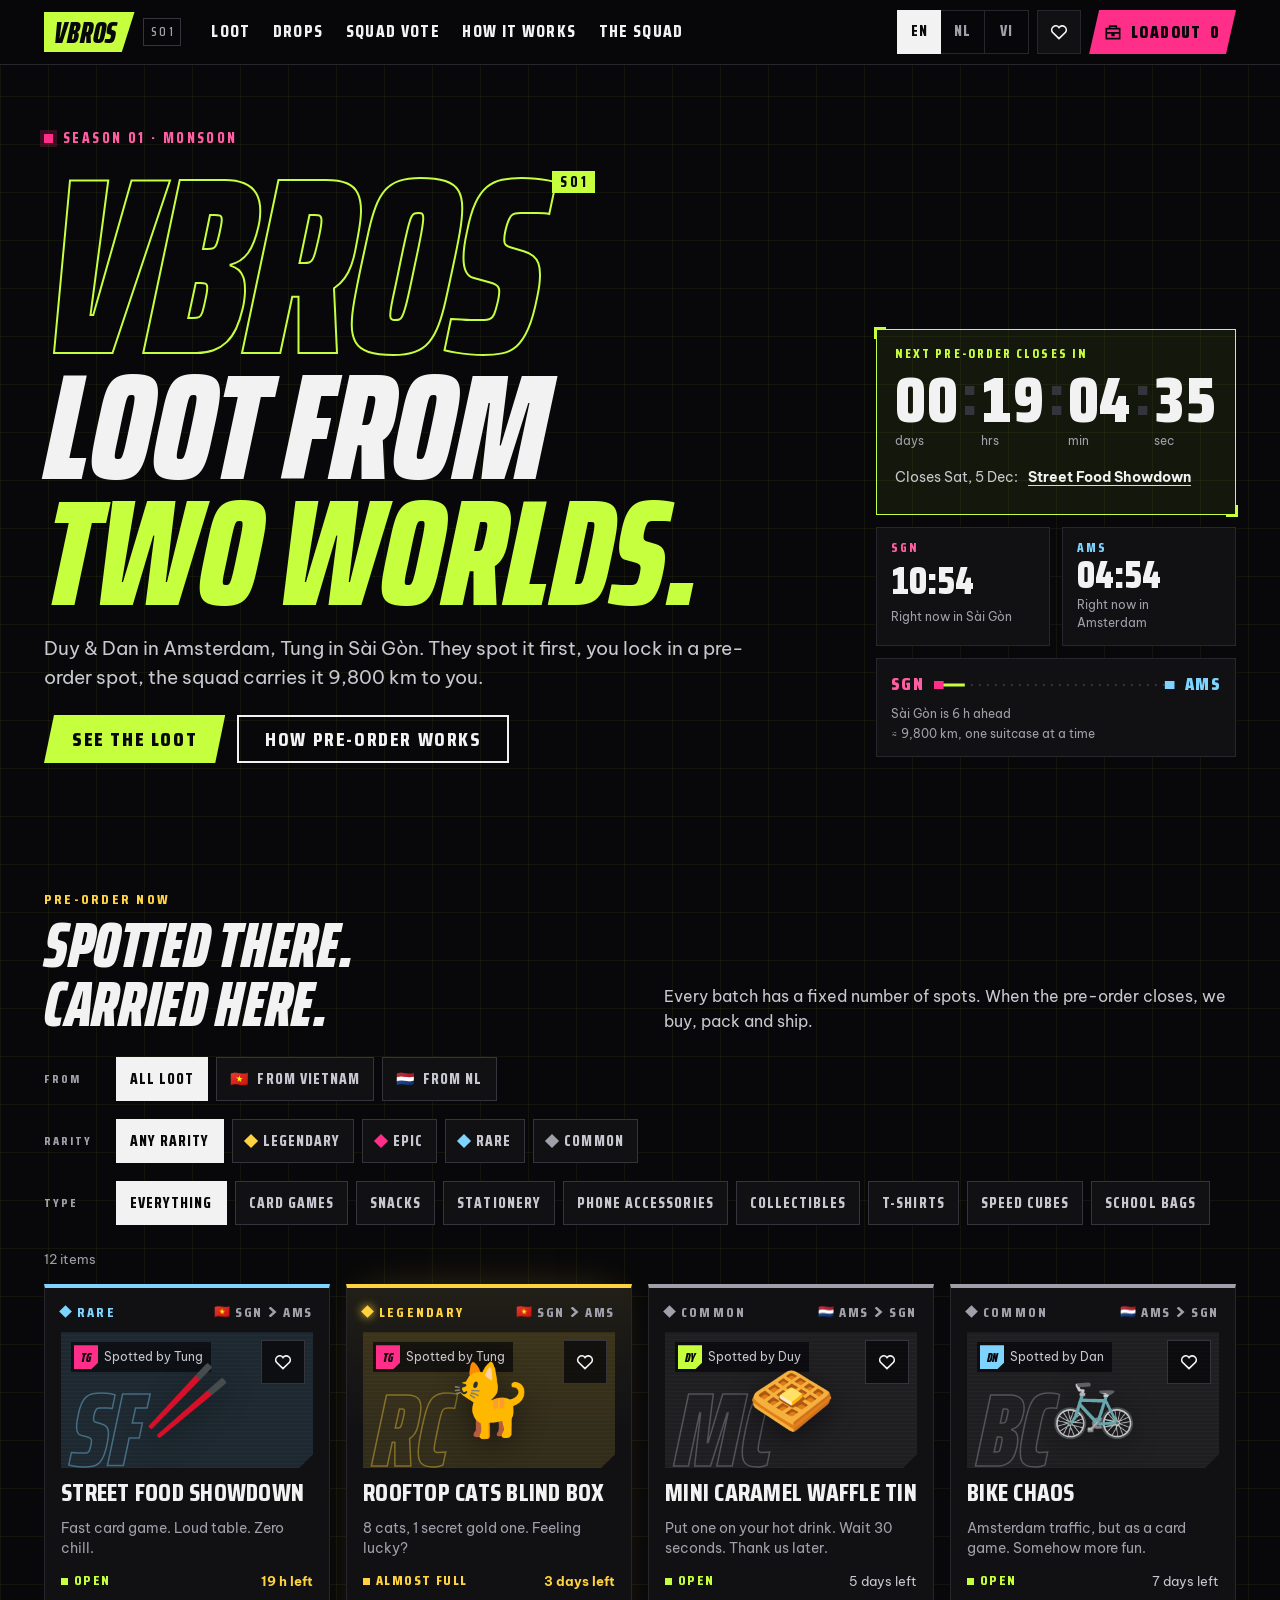
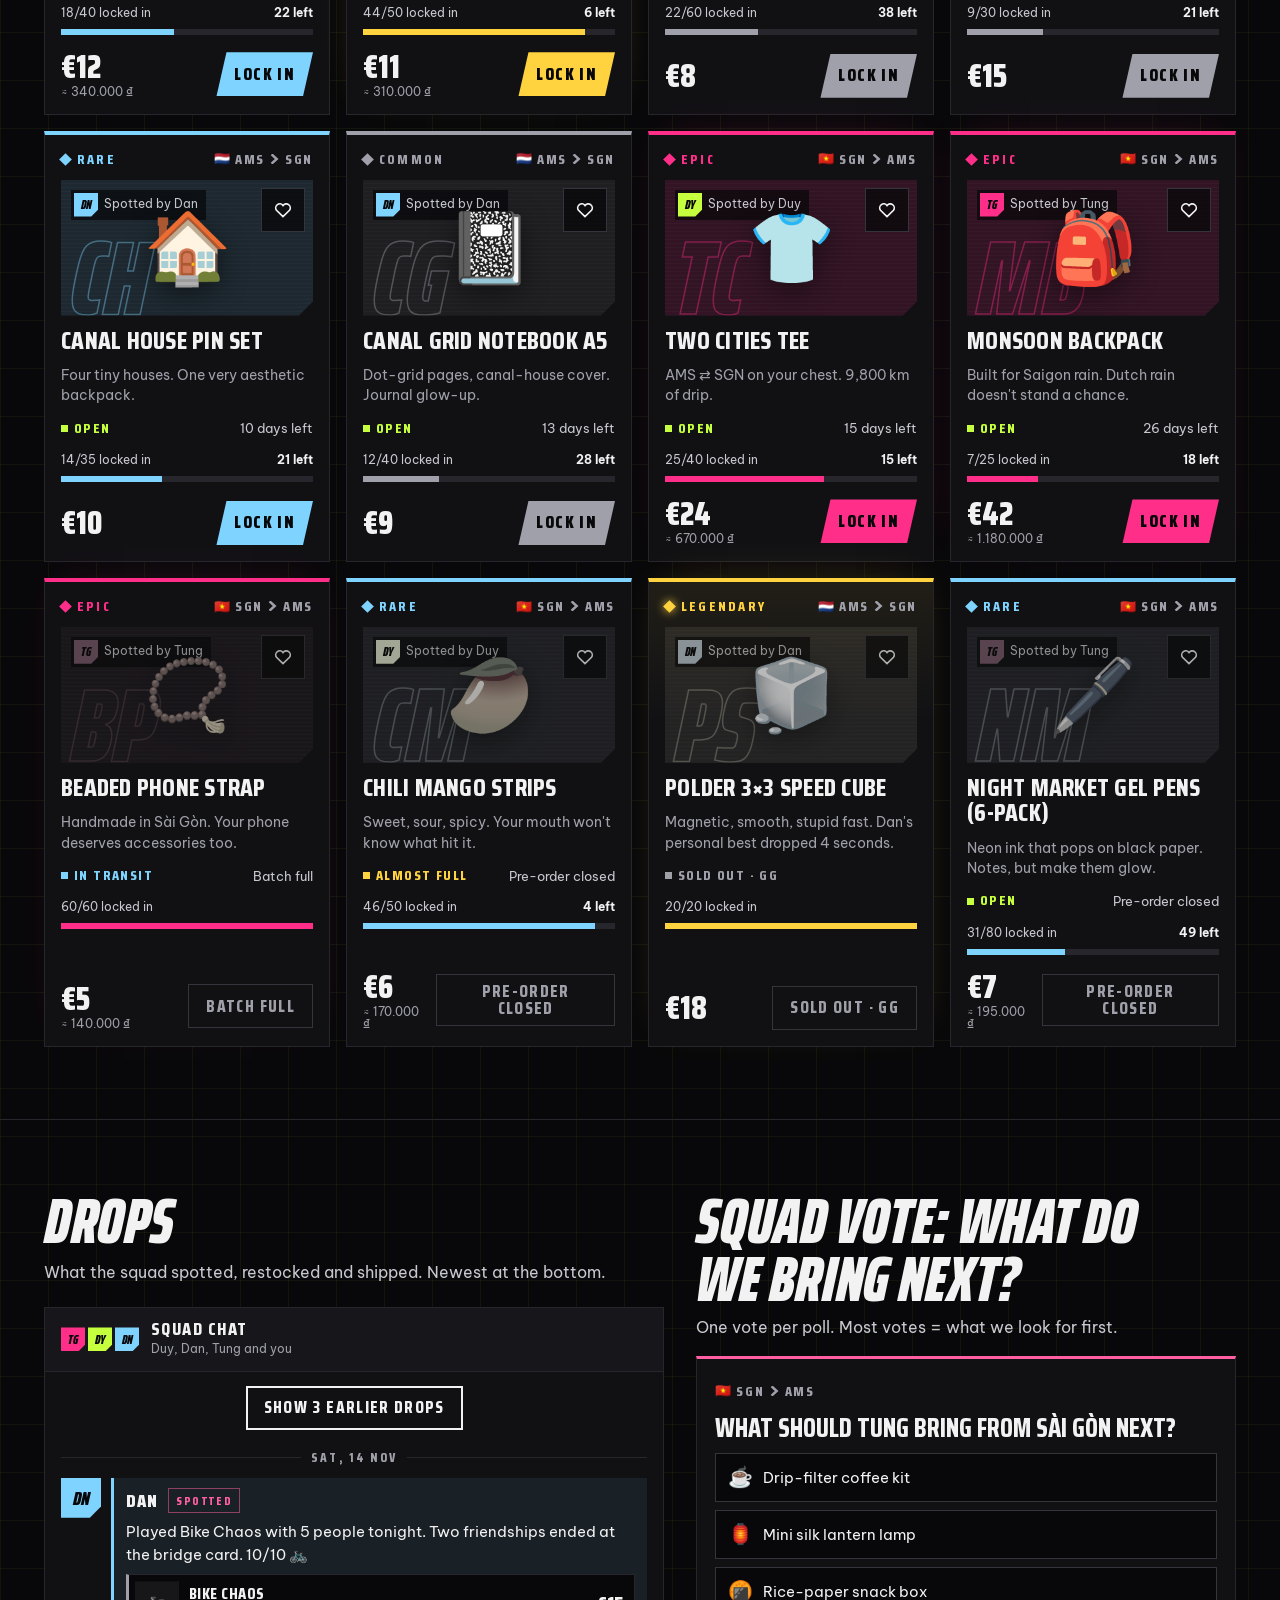
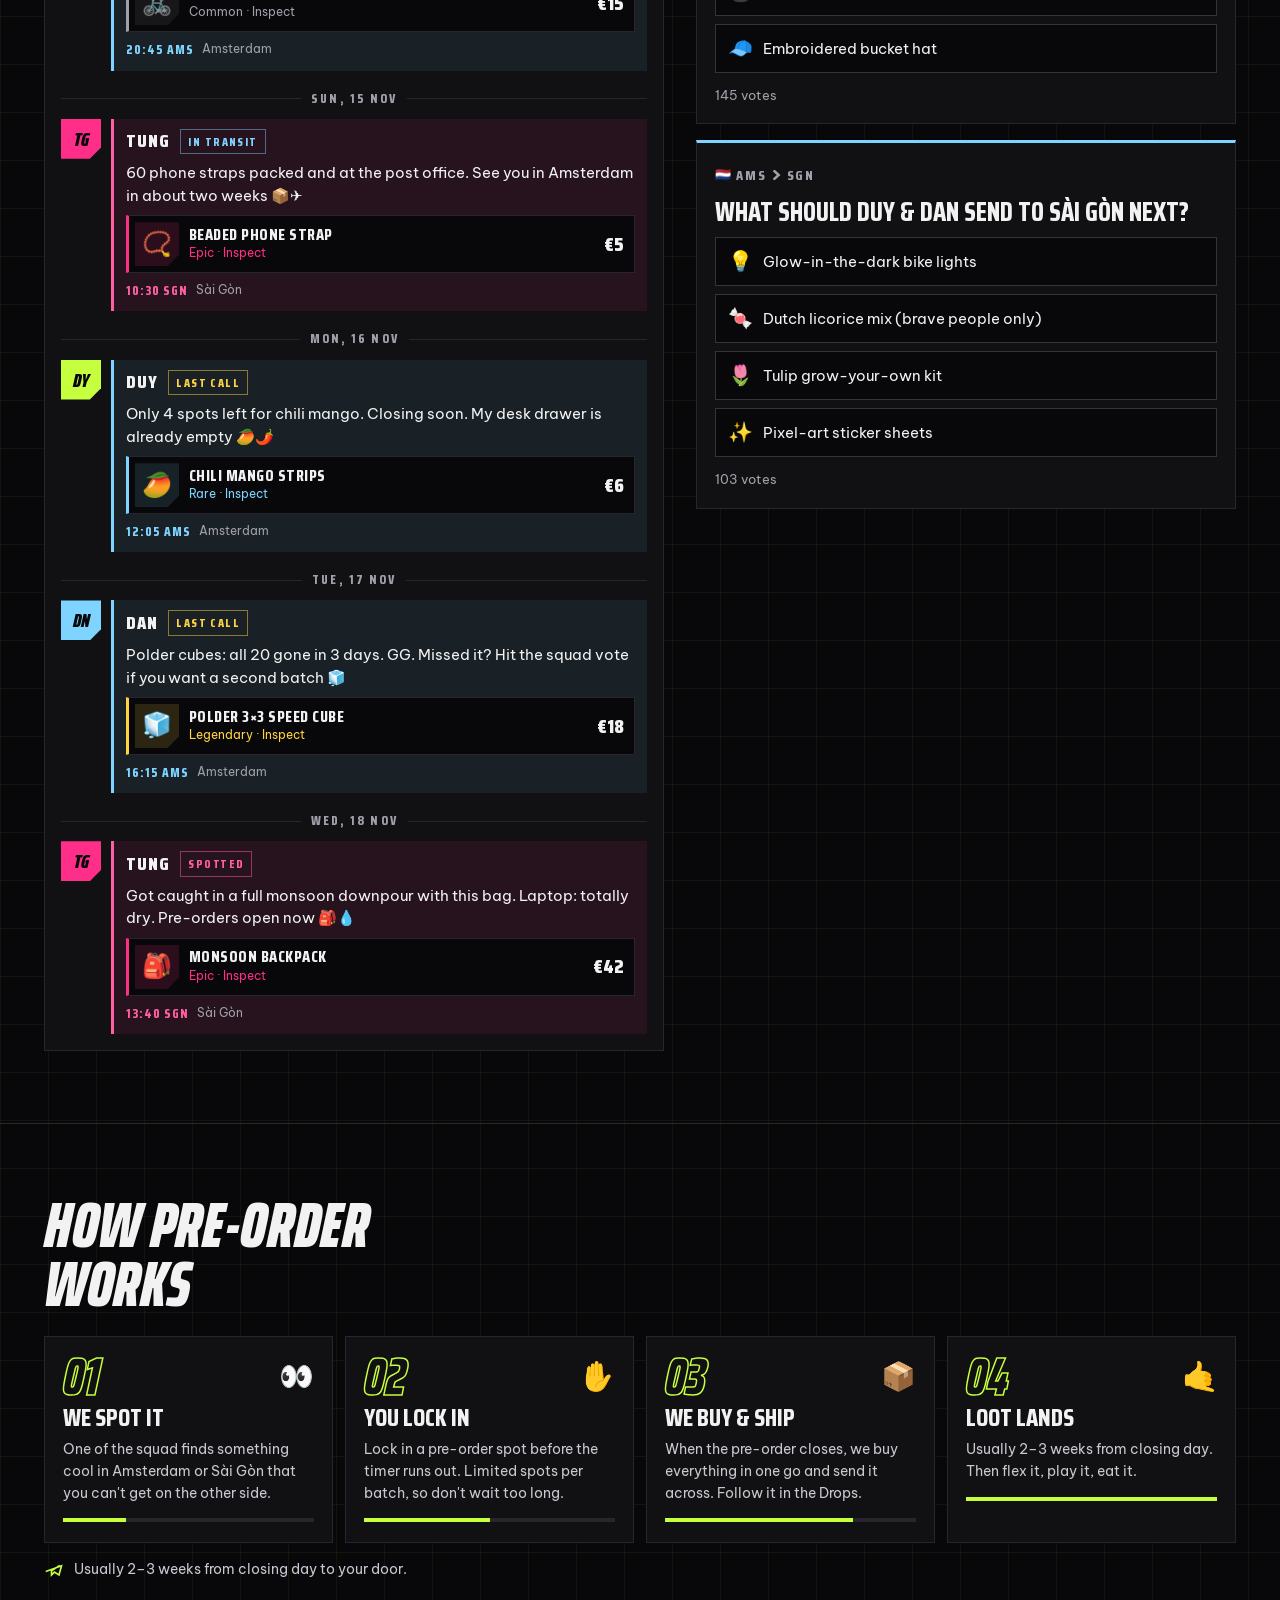
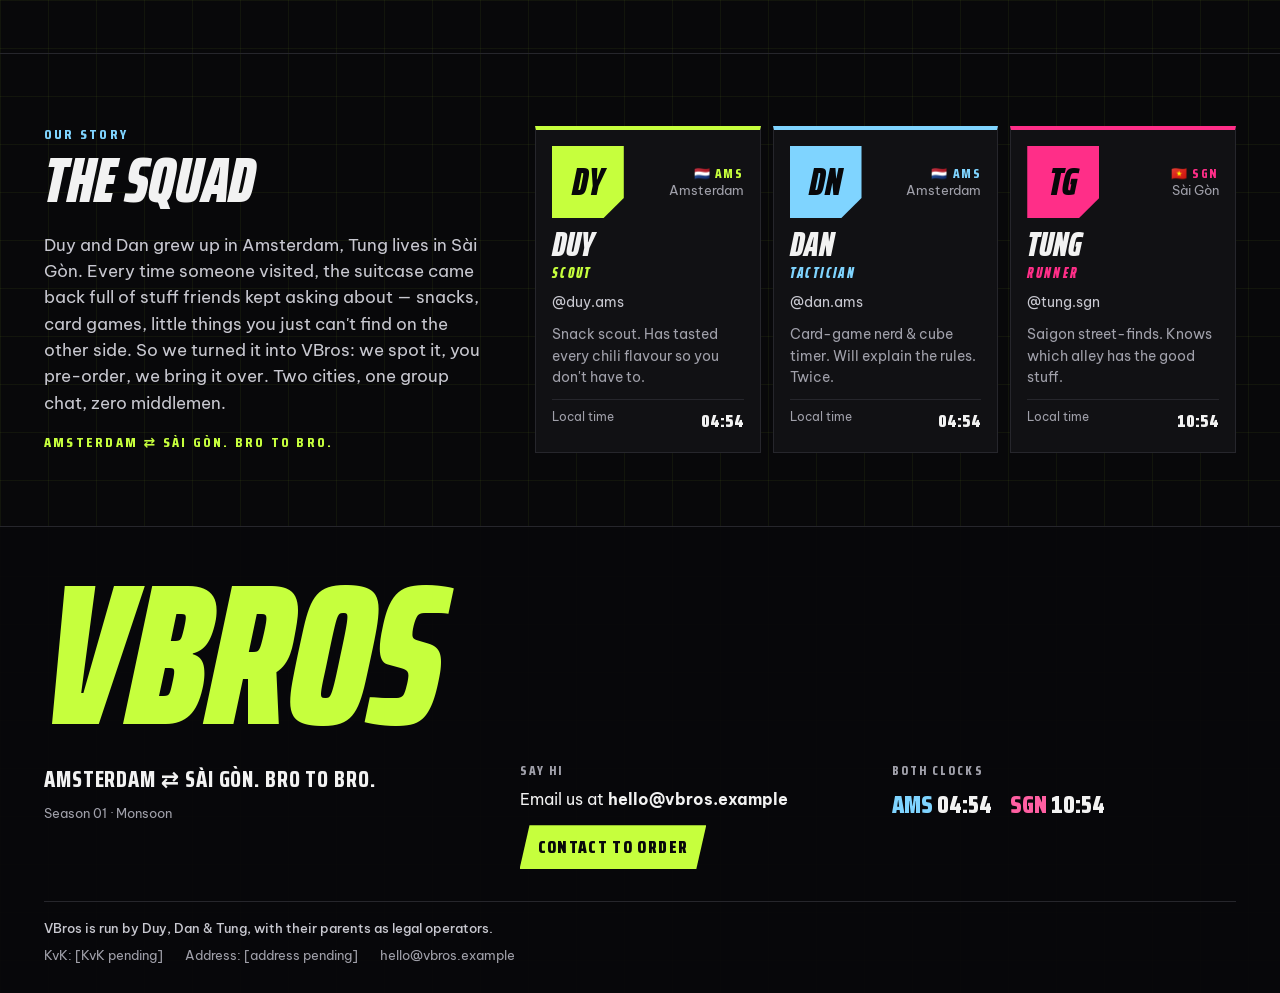
<file: index.html>
<!doctype html>
<html lang="en">
<head>
<meta charset="utf-8">
<meta name="viewport" content="width=device-width, initial-scale=1">
<title>VBros — Spotted there. Carried here.</title>
<meta name="description" content="VBros: pre-order loot from Amsterdam and Sài Gòn. Bro to bro.">
<meta name="theme-color" content="#08080A">
<style>
/* ---------------------------------------------------------------------
   FONTS — embedded subsets (Latin + Vietnamese), no external requests.
   "Saira Condensed" = Saira variable font (google/fonts, OFL) instanced
   at width 75 (= Condensed): 600 / 800 / 900 upright + 900 real italic.
   Be Vietnam Pro 400 / 500 / 700 (google/fonts, OFL).
   --------------------------------------------------------------------- */
@font-face{font-family:"Saira Condensed";src:url([data-uri]) format("woff2");font-weight:600;font-style:normal;font-display:swap}
@font-face{font-family:"Saira Condensed";src:url([data-uri]) format("woff2");font-weight:800;font-style:normal;font-display:swap}
@font-face{font-family:"Saira Condensed";src:url([data-uri]) format("woff2");font-weight:900;font-style:normal;font-display:swap}
@font-face{font-family:"Saira Condensed";src:url([data-uri]) format("woff2");font-weight:900;font-style:italic;font-display:swap}
@font-face{font-family:"Be Vietnam Pro";src:url([data-uri]) format("woff2");font-weight:400;font-style:normal;font-display:swap}
@font-face{font-family:"Be Vietnam Pro";src:url([data-uri]) format("woff2");font-weight:500;font-style:normal;font-display:swap}
@font-face{font-family:"Be Vietnam Pro";src:url([data-uri]) format("woff2");font-weight:700;font-style:normal;font-display:swap}


/* ---------------------------------------------------------------------
   TOKENS — "Season Pass" HUD look
   --------------------------------------------------------------------- */
:root {
  --bg: #08080A;
  --panel: #111114;
  --panel-2: #17171B;
  --line: #26262C;
  --line-2: #34343C;
  --tx: #F2F2F2;
  --tx-2: #C8C8D0;
  --mut: #A0A0AA;
  --lime: #C6FF3D;
  --lime-2: #E4FF9E;
  --pink: #FF2E88;
  --pink-2: #FF5FA2;
  --sky: #7FD4FF;
  --yel: #FFD23F;
  /* rarity */
  --r-common: #A0A0AA;
  --r-rare: #7FD4FF;
  --r-epic: #FF2E88;
  --r-legendary: #FFD23F;
  /* cities */
  --sgn: #FF5FA2;
  --ams: #7FD4FF;

  --disp: "Saira Condensed", "Arial Narrow", "Roboto Condensed", system-ui, sans-serif;
  --body: "Be Vietnam Pro", system-ui, -apple-system, "Segoe UI", sans-serif;

  --cut: polygon(0 0, 100% 0, 100% calc(100% - 14px), calc(100% - 14px) 100%, 0 100%);
  --slant: polygon(10px 0, 100% 0, calc(100% - 10px) 100%, 0 100%);
  --wrap: 1240px;
  --pad: clamp(16px, 4vw, 24px);
}

/* ---------------------------------------------------------------------
   BASE
   --------------------------------------------------------------------- */
*, *::before, *::after { box-sizing: border-box; }
html { -webkit-text-size-adjust: 100%; scroll-behavior: smooth; scroll-padding-top: 120px; }
body {
  margin: 0; background-color: var(--bg); color: var(--tx);
  font-family: var(--body); font-size: 16px; line-height: 1.55;
  font-synthesis: none; /* never fake bold/italic */
  background-image:
    linear-gradient(rgba(198,255,61,.05) 1px, transparent 1px),
    linear-gradient(90deg, rgba(198,255,61,.05) 1px, transparent 1px);
  background-size: 48px 48px;
  overflow-x: hidden;
}
img, svg { display: block; max-width: 100%; }
h1, h2, h3, h4, p, ul, ol, figure { margin: 0; }
ul, ol { padding: 0; list-style: none; }
a { color: var(--lime); }
a:hover { color: var(--lime-2); }
button, input, select, textarea { font: inherit; color: inherit; }
button { cursor: pointer; }
[hidden] { display: none !important; }
:focus-visible { outline: 3px solid var(--lime); outline-offset: 3px; }
.sr-only { position: absolute !important; width: 1px; height: 1px; padding: 0; margin: -1px; overflow: hidden; clip: rect(0,0,0,0); white-space: nowrap; border: 0; }
.wrap { max-width: var(--wrap); margin: 0 auto; padding-left: var(--pad); padding-right: var(--pad); }
.ico { width: 20px; height: 20px; fill: none; stroke: currentColor; stroke-width: 2; stroke-linecap: square; stroke-linejoin: miter; flex: none; }
.emoji { font-family: "Apple Color Emoji", "Segoe UI Emoji", "Noto Color Emoji", sans-serif; font-style: normal; }

.disp { font-family: var(--disp); font-weight: 900; font-style: italic; text-transform: uppercase; line-height: .92; letter-spacing: -.005em; }
.lbl { font-family: var(--disp); font-weight: 800; font-size: 14px; letter-spacing: .16em; text-transform: uppercase; line-height: 1.2; }
.muted { color: var(--mut); }
.small { font-size: 13px; color: var(--mut); }

.skip { position: absolute; left: 12px; top: -60px; z-index: 100; background: var(--lime); color: var(--bg); padding: 10px 14px; font-family: var(--disp); font-weight: 800; text-transform: uppercase; letter-spacing: .08em; text-decoration: none; }
.skip:focus { top: 12px; }

/* ---------------------------------------------------------------------
   BUTTONS — slanted cut corners
   --------------------------------------------------------------------- */
.btn {
  --b: var(--lime); --bt: var(--bg);
  display: inline-flex; align-items: center; justify-content: center; gap: 8px;
  min-height: 48px; padding: 12px 28px; border: 0;
  background: var(--b); color: var(--bt); text-decoration: none;
  font-family: var(--disp); font-weight: 900; font-size: 20px; line-height: 1; letter-spacing: .08em; text-transform: uppercase;
  clip-path: var(--slant);
  transition: background-color .15s, transform .1s;
}
.btn:hover { background: var(--lime-2); color: var(--bt); }
.btn:active { transform: translateY(1px); }
.btn:focus-visible { clip-path: none; outline: 3px solid var(--tx); outline-offset: 3px; }
.btn--ghost { background: transparent; color: var(--tx); box-shadow: inset 0 0 0 2px var(--tx); clip-path: none; font-weight: 800; }
.btn--ghost:hover { background: var(--tx); color: var(--bg); }
.btn--pink { --b: var(--pink); }
.btn--pink:hover { background: var(--pink-2); }
.btn--sm { min-height: 44px; padding: 9px 18px; font-size: 17px; }
.btn--block { width: 100%; }
.btn[disabled] { background: transparent; color: var(--mut); box-shadow: inset 0 0 0 1px var(--line-2); clip-path: none; cursor: not-allowed; font-weight: 800; }
.btn.slap { animation: slap .32s ease-out; }
@keyframes slap { 0% { transform: scale(1); } 40% { transform: scale(.94) skewX(-4deg); } 100% { transform: scale(1); } }

.linkbtn { background: none; border: 0; padding: 4px 0; min-height: 44px; min-width: 44px; color: var(--tx-2); text-decoration: underline; text-underline-offset: 3px; font-size: 14px; }
.linkbtn:hover { color: var(--lime); }

.iconbtn { position: relative; display: inline-grid; place-items: center; width: 44px; height: 44px; padding: 0; border: 1px solid var(--line); background: var(--panel); color: var(--tx); }
.iconbtn:hover { border-color: var(--tx-2); }
.iconbtn .ico { width: 20px; height: 20px; }
.badge { position: absolute; top: -7px; right: -7px; min-width: 20px; height: 20px; padding: 0 5px; display: grid; place-items: center; background: var(--lime); color: var(--bg); font-family: var(--disp); font-weight: 900; font-size: 13px; line-height: 1; }
.badge[data-n="0"] { display: none; }
.badge.bump { animation: bump .35s ease-out; }
@keyframes bump { 40% { transform: scale(1.35); } }

/* ---------------------------------------------------------------------
   HEADER
   --------------------------------------------------------------------- */
.hdr { position: sticky; top: 0; z-index: 20; background: rgba(8,8,10,.92); border-bottom: 1px solid var(--line); -webkit-backdrop-filter: blur(8px); backdrop-filter: blur(8px); }
.hdr__row { display: flex; align-items: center; gap: 12px; min-height: 64px; }
.logo { display: flex; align-items: center; gap: 8px; min-height: 44px; text-decoration: none; color: var(--tx); flex: none; }
.logo__mark { background: var(--lime); color: var(--bg); font-family: var(--disp); font-weight: 900; font-style: italic; font-size: 30px; line-height: 1; padding: 6px 18px 4px 10px; clip-path: polygon(0 0, 100% 0, 86% 100%, 0 100%); letter-spacing: .01em; }
.logo__s { font-family: var(--disp); font-weight: 600; font-size: 13px; letter-spacing: .2em; color: var(--mut); border: 1px solid var(--line-2); padding: 3px 5px 2px 7px; }
.logo:hover { color: var(--tx); }
.logo:hover .logo__mark { background: var(--lime-2); }
.nav { display: none; gap: 10px; margin-left: 12px; font-family: var(--disp); font-weight: 800; font-size: 17px; letter-spacing: .08em; text-transform: uppercase; }
.nav a, .subnav a { display: inline-block; color: var(--tx); text-decoration: none; padding: 11px 6px 9px; border-bottom: 3px solid transparent; white-space: nowrap; }
.nav a:hover, .subnav a:hover { color: var(--lime); border-bottom-color: var(--lime); }
.tools { margin-left: auto; display: flex; align-items: center; gap: 8px; }
.lang { display: flex; }
.lang button { min-width: 44px; height: 44px; padding: 0 8px; border: 1px solid var(--line); background: transparent; color: var(--mut); font-family: var(--disp); font-weight: 800; font-size: 15px; letter-spacing: .06em; }
.lang button + button { border-left: 0; }
.lang button[aria-pressed="true"] { background: var(--tx); color: var(--bg); border-color: var(--tx); }
.lang button:hover:not([aria-pressed="true"]) { color: var(--tx); }
.loadout { position: relative; display: inline-flex; align-items: center; gap: 8px; height: 44px; padding: 0 16px 0 14px; border: 0; background: var(--pink); color: var(--bg); font-family: var(--disp); font-weight: 900; font-size: 17px; letter-spacing: .08em; text-transform: uppercase; clip-path: var(--slant); }
.loadout:hover { background: var(--pink-2); }
.loadout:focus-visible { clip-path: none; outline: 3px solid var(--tx); outline-offset: 3px; }
.loadout__lbl { display: none; }
.loadout__n { min-width: 1ch; font-variant-numeric: tabular-nums; }
.subnav { display: flex; gap: 8px; overflow-x: auto; padding: 0 calc(var(--pad) - 6px); border-top: 1px solid var(--line); font-family: var(--disp); font-weight: 800; font-size: 15px; letter-spacing: .08em; text-transform: uppercase; scrollbar-width: none; }
.subnav::-webkit-scrollbar { display: none; }
.subnav a { display: inline-block; padding: 11px 6px 9px; }
@media (max-width: 419px) { .logo__s { display: none; } .hdr__row { gap: 8px; } .tools { gap: 4px; } .lang button { min-width: 44px; padding: 0 4px; } .loadout { padding: 0 12px 0 12px; } .logo__mark { font-size: 27px; } }
@media (max-width: 374px) { .lang button { min-width: 38px; } }
@media (max-width: 359px) { .logo__mark { font-size: 24px; padding: 6px 14px 4px 8px; } .lang button { min-width: 34px; padding: 0 4px; font-size: 14px; } .iconbtn { width: 40px; } .loadout { padding: 0 10px; gap: 6px; } }
@media (min-width: 520px) { .loadout__lbl { display: inline; } }
@media (min-width: 1080px) { .nav { display: flex; } .subnav { display: none; } }

/* ---------------------------------------------------------------------
   HERO
   --------------------------------------------------------------------- */
.hero { position: relative; padding: clamp(28px, 6vw, 64px) 0 clamp(36px, 6vw, 56px); overflow: hidden; }
.hero__grid { display: grid; gap: 32px; align-items: end; }
.hero__main { position: relative; min-width: 0; display: flex; flex-direction: column; gap: 18px; }
.season { display: inline-flex; align-items: center; gap: 10px; color: var(--pink-2); font-size: 15px; }
.season__dot { width: 9px; height: 9px; background: var(--pink); flex: none; box-shadow: 0 0 0 4px rgba(255,46,136,.18); }
.hero__mark {
  position: relative; display: block; width: fit-content; margin: 4px 0 0; padding-right: .06em;
  font-family: var(--disp); font-weight: 900; font-style: italic; line-height: .78; letter-spacing: -.01em;
  font-size: clamp(104px, 34vw, 250px);
  color: transparent; -webkit-text-stroke: 2px var(--lime);
  user-select: none;
}
.hero__mark::after { /* small HUD tag glued to the wordmark */
  content: "S01"; position: absolute; top: .12em; left: calc(100% - .2em);
  font-size: 15px; font-style: normal; font-weight: 800; letter-spacing: .2em; line-height: 1;
  -webkit-text-stroke: 0; color: var(--bg); background: var(--lime); padding: 4px 6px 3px 8px;
}
.hero h1 { font-size: clamp(52px, 16.5vw, 150px); line-height: .84; margin-top: -0.12em; position: relative; }
.hero h1 span { display: block; }
.hero h1 .l2 { color: var(--lime); }
:lang(vi) .hero h1 { font-size: clamp(44px, 14.5vw, 116px); line-height: 1.14; margin-top: .1em; } /* room for stacked accents (Ầ, Ề) */
.hero__sub { max-width: 56ch; font-size: clamp(16px, 2.2vw, 19px); color: var(--tx-2); }
.hero__cta { display: flex; flex-wrap: wrap; gap: 12px; margin-top: 4px; }

/* HUD */
.hud { min-width: 0; display: grid; gap: 12px; }
.hud__box { position: relative; border: 1px solid var(--lime); background: rgba(198,255,61,.06); padding: 16px 18px 14px; display: grid; gap: 6px; }
.hud__box::before, .hud__box::after { content: ""; position: absolute; width: 12px; height: 12px; border: 3px solid var(--lime); }
.hud__box::before { top: -3px; left: -3px; border-right: 0; border-bottom: 0; }
.hud__box::after { bottom: -3px; right: -3px; border-left: 0; border-top: 0; }
.hud__lbl { color: var(--lime); font-size: 13px; }
.cd { display: flex; align-items: flex-start; gap: 4px; font-family: var(--disp); font-weight: 900; font-variant-numeric: tabular-nums; }
.cd__seg { display: grid; justify-items: start; }
.cd__n { font-size: clamp(46px, 13vw, 64px); line-height: 1; letter-spacing: .01em; }
.cd__u { font-family: var(--body); font-weight: 400; font-size: 12px; color: var(--mut); letter-spacing: 0; text-transform: lowercase; }
.cd__sep { font-size: clamp(40px, 11vw, 56px); line-height: 1; color: var(--line-2); }
.hud__for { display: flex; flex-wrap: wrap; align-items: center; gap: 4px 10px; font-size: 14px; color: var(--tx-2); }
.hud__for button { background: none; border: 0; padding: 0; min-height: 44px; color: var(--tx); font-weight: 700; text-decoration: underline; text-decoration-color: var(--lime); text-underline-offset: 3px; text-align: left; }
.hud__for button:hover { color: var(--lime); }
.clocks { display: grid; grid-template-columns: 1fr 1fr; gap: 12px; }
.clock { border: 1px solid var(--line); background: var(--panel); padding: 12px 14px; display: grid; gap: 0; }
.clock__code { font-size: 13px; }
.clock__t { font-family: var(--disp); font-weight: 900; font-size: 38px; line-height: 1.05; font-variant-numeric: tabular-nums; }
.clock__city { font-size: 12px; color: var(--mut); }
.clock--sgn .clock__code { color: var(--sgn); }
.clock--ams .clock__code { color: var(--ams); }
.route { border: 1px solid var(--line); background: var(--panel); padding: 12px 14px; display: grid; gap: 6px; }
.route__row { display: flex; align-items: center; gap: 10px; font-family: var(--disp); font-weight: 900; font-size: 18px; letter-spacing: .08em; }
.route svg { flex: 1; height: 16px; min-width: 0; overflow: visible; }
.route__pkt { animation: pkt 3.2s linear infinite; }
@keyframes pkt { from { stroke-dashoffset: 26; } to { stroke-dashoffset: -206; } }
.route__note { font-size: 12px; color: var(--mut); display: flex; flex-wrap: wrap; justify-content: space-between; gap: 2px 12px; }

@media (min-width: 960px) {
  .hero__grid { grid-template-columns: minmax(0, 1fr) 360px; gap: 48px; }
  .hud { padding-bottom: 6px; }
}

/* ---------------------------------------------------------------------
   SECTIONS
   --------------------------------------------------------------------- */
.sec { padding: clamp(40px, 7vw, 72px) 0; }
.sec + .sec { border-top: 1px solid var(--line); }
.sec__head { display: flex; flex-wrap: wrap; align-items: end; justify-content: space-between; gap: 10px 24px; margin-bottom: 22px; }
.sec__head h2 { font-size: clamp(40px, 8vw, 64px); max-width: 18ch; }
.sec__head p { max-width: 52ch; color: var(--tx-2); }
.sec__kicker { display: block; margin-bottom: 8px; }
:lang(vi) .sec__head h2 { line-height: 1.16; padding-top: .14em; }
:lang(vi) .card__title, :lang(vi) .step h3, :lang(vi) .line__name, :lang(vi) .player__name { line-height: 1.15; }

/* ---------------------------------------------------------------------
   FILTERS
   --------------------------------------------------------------------- */
.filters { display: grid; gap: 10px; margin-bottom: 18px; }
.frow { display: flex; align-items: center; gap: 8px; overflow-x: auto; padding: 2px 2px 6px; margin: 0 -2px; scrollbar-width: thin; scrollbar-color: var(--line-2) transparent; }
.frow__lbl { flex: none; color: var(--mut); font-size: 12px; min-width: 56px; }
@media (min-width: 640px) { .vis { height: 158px; } .frow__lbl { min-width: 64px; } }
.fbtn { flex: none; display: inline-flex; align-items: center; gap: 7px; min-height: 44px; padding: 6px 13px; border: 1px solid var(--line-2); background: var(--panel); color: var(--tx-2); font-family: var(--disp); font-weight: 800; font-size: 15px; letter-spacing: .07em; text-transform: uppercase; white-space: nowrap; }
.fbtn:hover { color: var(--tx); border-color: var(--mut); }
.fbtn[aria-pressed="true"] { background: var(--tx); border-color: var(--tx); color: var(--bg); }
.fbtn__gem { width: 10px; height: 10px; background: var(--rc, var(--mut)); transform: rotate(45deg); flex: none; }
.fbtn[data-r][aria-pressed="true"] { background: var(--rc); border-color: var(--rc); }
.fbtn[data-r][aria-pressed="true"] .fbtn__gem { background: var(--bg); }
.count { color: var(--mut); font-size: 13px; margin: 0 0 14px; }

/* ---------------------------------------------------------------------
   LOOT CARDS
   --------------------------------------------------------------------- */
.r-common { --rc: var(--r-common); --rt: rgba(160,160,170,.10); --rg: transparent; }
.r-rare { --rc: var(--r-rare); --rt: rgba(127,212,255,.12); --rg: transparent; }
.r-epic { --rc: var(--r-epic); --rt: rgba(255,46,136,.14); --rg: rgba(255,46,136,.16); }
.r-legendary { --rc: var(--r-legendary); --rt: rgba(255,210,63,.14); --rg: rgba(255,210,63,.22); }

.grid { display: grid; gap: 16px; grid-template-columns: repeat(auto-fill, minmax(min(100%, 272px), 1fr)); }
.card { position: relative; min-width: 0; display: flex; flex-direction: column; gap: 12px; padding: 16px; background: var(--panel); border: 1px solid var(--line); border-top: 4px solid var(--rc); box-shadow: 0 -10px 40px -18px var(--rg); }
.card.r-legendary { background: linear-gradient(180deg, rgba(255,210,63,.07), transparent 140px), var(--panel); }
.card__hd { display: flex; justify-content: space-between; align-items: center; gap: 8px; }
.tier { display: inline-flex; align-items: center; gap: 7px; color: var(--rc); font-size: 14px; }
.tier__gem { width: 9px; height: 9px; background: var(--rc); transform: rotate(45deg); }
.r-legendary .tier__gem { box-shadow: 0 0 10px var(--rc); }
.route-tag { display: inline-flex; align-items: center; gap: 5px; color: var(--mut); font-size: 14px; letter-spacing: .12em; }
.route-tag .ico { width: 10px; height: 10px; stroke-width: 3; }
.route-tag .emoji { font-size: 13px; letter-spacing: 0; }

.vis { position: relative; height: 136px; background: var(--rt); display: grid; place-items: center; clip-path: var(--cut); overflow: hidden; }
.vis::before { /* faint scanlines inside the slot */
  content: ""; position: absolute; inset: 0; background: repeating-linear-gradient(0deg, rgba(255,255,255,.025) 0 1px, transparent 1px 4px); pointer-events: none;
}
.vis__code { position: absolute; left: 10px; bottom: -14px; font-family: var(--disp); font-weight: 900; font-style: italic; font-size: 104px; line-height: 1; color: transparent; -webkit-text-stroke: 1.5px var(--rc); opacity: .4; pointer-events: none; }
.vis__emoji { position: relative; font-size: 70px; line-height: 1; filter: drop-shadow(0 8px 14px rgba(0,0,0,.45)); }
.vis__spot { position: absolute; left: 10px; top: 10px; display: inline-flex; align-items: center; gap: 6px; font-size: 12px; color: var(--tx-2); background: rgba(8,8,10,.72); padding: 3px 8px 3px 3px; }
.heart { position: absolute; top: 8px; right: 8px; width: 44px; height: 44px; display: grid; place-items: center; padding: 0; border: 1px solid var(--line-2); background: rgba(8,8,10,.78); color: var(--tx); }
.heart:hover { color: var(--pink-2); border-color: var(--pink-2); }
.heart[aria-pressed="true"] { color: var(--pink); border-color: var(--pink); }
.heart[aria-pressed="true"] .ico { fill: currentColor; }
.heart.slap { animation: bump .35s ease-out; }

.mono { display: inline-grid; place-items: center; width: 24px; height: 24px; background: var(--mc, var(--lime)); color: var(--bg); font-family: var(--disp); font-weight: 900; font-style: italic; font-size: 13px; line-height: 1; clip-path: polygon(0 0, 100% 0, 100% 72%, 72% 100%, 0 100%); flex: none; }
.mono--md { width: 40px; height: 40px; font-size: 20px; }
.mono--lg { width: 72px; height: 72px; font-size: 38px; }
.m-duy { --mc: var(--lime); } .m-dan { --mc: var(--sky); } .m-tung { --mc: var(--pink); }

.card__title { font-family: var(--disp); font-weight: 800; font-size: 25px; line-height: 1.02; text-transform: uppercase; letter-spacing: .01em; }
.card__title button { background: none; border: 0; padding: 0; text-align: left; color: var(--tx); font: inherit; text-transform: inherit; letter-spacing: inherit; }
.card__title button:hover { color: var(--rc); }
.card__title button::after { content: ""; position: absolute; inset: 0; z-index: 0; } /* whole card opens the modal */
.card .vis { z-index: 1; cursor: pointer; } /* clip-path makes .vis its own stacking context: lift it above the stretched title link */
.card .btn { position: relative; z-index: 1; }
.card__hype { font-size: 14px; color: var(--mut); line-height: 1.45; }
.statline { display: flex; justify-content: space-between; align-items: center; gap: 8px; font-size: 13px; color: var(--tx-2); }
.st { display: inline-flex; align-items: center; gap: 6px; font-family: var(--disp); font-weight: 800; font-size: 14px; letter-spacing: .1em; text-transform: uppercase; }
.st::before { content: ""; width: 7px; height: 7px; background: currentColor; }
.st--open { color: var(--lime); }
.st--almost { color: var(--yel); }
.st--shipping { color: var(--sky); }
.st--soldout { color: var(--mut); }
.left--soon { color: var(--yel); font-weight: 700; }
.bar { height: 6px; background: var(--line); position: relative; }
.bar__f { position: absolute; inset: 0 auto 0 0; background: var(--rc, var(--lime)); }
.spots { display: grid; gap: 6px; }
.spots__txt { display: flex; justify-content: space-between; gap: 8px; font-size: 12px; color: var(--tx-2); }
.spots__txt b { color: var(--tx); font-weight: 700; }
.card__buy { margin-top: auto; display: flex; justify-content: space-between; align-items: center; gap: 10px; padding-top: 4px; }
.price { display: grid; line-height: 1; }
.price__eur { font-family: var(--disp); font-weight: 900; font-size: 32px; line-height: 1; }
.price__vnd { font-size: 12px; color: var(--mut); margin-top: 3px; }
.card .btn:not([disabled]) { --b: var(--rc); }
.card .btn:not([disabled]):hover { filter: brightness(1.12); background: var(--rc); }
.card.is-out .vis { filter: grayscale(.85); opacity: .7; }
.empty-grid { grid-column: 1 / -1; padding: 28px; border: 1px dashed var(--line-2); color: var(--tx-2); }

/* ---------------------------------------------------------------------
   DROPS (squad chat, HUD style) + POLLS
   --------------------------------------------------------------------- */
.duo { display: grid; gap: 40px; }
@media (min-width: 980px) { .duo { grid-template-columns: minmax(0, 1.15fr) minmax(0, 1fr); gap: 32px; align-items: start; } #polls { position: sticky; top: 90px; } }
.pane { background: var(--panel); border: 1px solid var(--line); }
.pane__hd { display: flex; align-items: center; gap: 12px; padding: 12px 16px; border-bottom: 1px solid var(--line); background: var(--panel-2); }
.pane__hd .mono + .mono { margin-left: 3px; }
.pane__title { font-family: var(--disp); font-weight: 800; font-size: 18px; letter-spacing: .08em; text-transform: uppercase; line-height: 1.1; }
.pane__sub { font-size: 12px; color: var(--mut); }
.feed { padding: 8px 16px 16px; display: grid; gap: 10px; }
.daysep { display: flex; align-items: center; gap: 10px; color: var(--mut); font-family: var(--disp); font-weight: 800; font-size: 13px; letter-spacing: .16em; text-transform: uppercase; padding-top: 8px; }
.daysep::before, .daysep::after { content: ""; flex: 1; height: 1px; background: var(--line); }
.msg { display: grid; grid-template-columns: 40px minmax(0, 1fr); gap: 10px; align-items: start; }
.msg__body { border-left: 3px solid var(--cc); background: var(--ct); padding: 10px 12px; display: grid; gap: 8px; min-width: 0; }
.msg--sgn { --cc: var(--sgn); --ct: rgba(255,46,136,.09); }
.msg--ams { --cc: var(--ams); --ct: rgba(127,212,255,.08); }
.msg__meta { display: flex; flex-wrap: wrap; align-items: center; gap: 4px 10px; }
.msg__who { font-family: var(--disp); font-weight: 900; font-size: 18px; letter-spacing: .06em; text-transform: uppercase; line-height: 1; }
.tagchip { font-family: var(--disp); font-weight: 800; font-size: 12px; letter-spacing: .12em; text-transform: uppercase; padding: 3px 7px 2px; border: 1px solid var(--line-2); color: var(--tx-2); }
.tag--just-landed { color: var(--lime); border-color: rgba(198,255,61,.5); }
.tag--last-call { color: var(--yel); border-color: rgba(255,210,63,.5); }
.tag--spotted { color: var(--pink-2); border-color: rgba(255,95,162,.5); }
.tag--restock, .tag--shipping { color: var(--sky); border-color: rgba(127,212,255,.45); }
.msg__text { font-size: 15px; line-height: 1.5; overflow-wrap: anywhere; }
.msg__when { font-size: 12px; color: var(--mut); display: flex; flex-wrap: wrap; gap: 2px 8px; }
.msg__when b { font-family: var(--disp); font-weight: 800; font-size: 13px; letter-spacing: .08em; color: var(--cc); }
.feed__more { text-align: center; padding-top: 6px; }
.mini { display: grid; grid-template-columns: 44px minmax(0, 1fr) auto; align-items: center; gap: 10px; width: 100%; text-align: left; padding: 6px 10px 6px 6px; background: var(--bg); border: 1px solid var(--line); border-left: 3px solid var(--rc); color: var(--tx); }
.mini:hover { border-color: var(--rc); }
.mini__vis { width: 44px; height: 44px; display: grid; place-items: center; background: var(--rt); font-size: 24px; clip-path: polygon(0 0, 100% 0, 100% 74%, 74% 100%, 0 100%); }
.mini__txt { display: grid; min-width: 0; }
.mini__name { font-family: var(--disp); font-weight: 800; font-size: 16px; letter-spacing: .03em; text-transform: uppercase; line-height: 1.15; overflow: hidden; overflow-wrap: break-word; display: -webkit-box; -webkit-box-orient: vertical; -webkit-line-clamp: 2; }
.mini__go { font-size: 12px; color: var(--rc); }
.mini__price { font-family: var(--disp); font-weight: 900; font-size: 20px; }

.polls { display: grid; gap: 16px; }
.poll { padding: 18px; display: grid; gap: 12px; border-top: 3px solid var(--pc, var(--pink)); }
.poll[data-dir="VN"] { --pc: var(--sgn); }
.poll[data-dir="NL"] { --pc: var(--ams); }
.poll__q { font-family: var(--disp); font-weight: 800; font-size: 26px; line-height: 1.05; text-transform: uppercase; }
:lang(vi) .poll__q { line-height: 1.15; }
.poll__opts { display: grid; gap: 8px; }
.opt { position: relative; display: grid; grid-template-columns: auto minmax(0, 1fr) auto; align-items: center; gap: 10px; min-height: 48px; padding: 8px 12px; background: var(--bg); border: 1px solid var(--line-2); color: var(--tx); text-align: left; overflow: hidden; }
.opt:hover:not([aria-disabled="true"]) { border-color: var(--lime); }
.opt[aria-disabled="true"] { cursor: default; }
.opt__bar { position: absolute; left: 0; bottom: 0; height: 4px; width: 0; background: var(--line-2); transition: width .7s cubic-bezier(.2,.8,.2,1); }
.opt.is-mine { border-color: var(--lime); }
.opt.is-mine .opt__bar { background: var(--lime); }
.opt__emoji { font-size: 20px; position: relative; }
.opt__label { position: relative; font-size: 15px; }
.opt__pct { position: relative; font-family: var(--disp); font-weight: 900; font-size: 20px; opacity: 0; }
.is-voted .opt__pct { opacity: 1; }
.opt.is-mine .opt__pct { color: var(--lime); }
.opt__mine { font-size: 12px; color: var(--lime); }
.poll__foot { display: flex; flex-wrap: wrap; justify-content: space-between; gap: 4px 12px; font-size: 13px; color: var(--mut); }
.poll__thanks { color: var(--lime); font-weight: 700; }
.poll__intro { color: var(--tx-2); margin: -8px 0 16px; max-width: 52ch; }

/* ---------------------------------------------------------------------
   HOW IT WORKS (a real sequence → numbered)
   --------------------------------------------------------------------- */
.steps { display: grid; gap: 12px; counter-reset: s; }
@media (min-width: 640px) { .steps { grid-template-columns: repeat(2, minmax(0, 1fr)); } }
@media (min-width: 1040px) { .steps { grid-template-columns: repeat(4, minmax(0, 1fr)); } }
.step { position: relative; background: var(--panel); border: 1px solid var(--line); padding: 18px 18px 20px; display: grid; gap: 8px; align-content: start; }
.step__top { display: flex; align-items: center; justify-content: space-between; }
.step__n { font-family: var(--disp); font-weight: 900; font-style: italic; font-size: 54px; line-height: .8; color: transparent; -webkit-text-stroke: 1.5px var(--lime); }
.step__emoji { font-size: 28px; }
.step h3 { font-family: var(--disp); font-weight: 800; font-size: 24px; text-transform: uppercase; line-height: 1.05; }
.step p { font-size: 14px; color: var(--tx-2); }
.step .bar { margin-top: 6px; height: 4px; }
.steps-note { margin-top: 16px; display: flex; align-items: center; gap: 10px; color: var(--tx-2); font-size: 14px; }
.steps-note .ico { color: var(--lime); }

/* ---------------------------------------------------------------------
   SQUAD
   --------------------------------------------------------------------- */
.squad { display: grid; gap: 28px; }
@media (min-width: 980px) { .squad { grid-template-columns: minmax(0, .9fr) minmax(0, 1.4fr); gap: 40px; align-items: start; } }
.story__text { color: var(--tx-2); font-size: 17px; max-width: 58ch; }
.story__sig { margin-top: 18px; display: inline-flex; align-items: center; gap: 10px; color: var(--lime); }
.players { display: grid; gap: 12px; }
@media (min-width: 640px) { .players { grid-template-columns: repeat(3, minmax(0, 1fr)); } }
.player { position: relative; background: var(--panel); border: 1px solid var(--line); border-top: 4px solid var(--mc); padding: 16px; display: grid; gap: 10px; align-content: start; }
.player__hd { display: flex; justify-content: space-between; align-items: center; gap: 8px; }
.player__city { display: grid; justify-items: end; text-align: right; font-size: 13px; color: var(--mut); line-height: 1.35; }
.player__city b { font-family: var(--disp); font-weight: 800; letter-spacing: .12em; color: var(--mc); }
.player__name { font-family: var(--disp); font-weight: 900; font-style: italic; font-size: 34px; line-height: .95; text-transform: uppercase; }
.player__role { color: var(--mc); display: block; font-size: 15px; margin-top: 4px; font-weight: 900; }
.player__handle { font-size: 14px; color: var(--tx-2); }
.player__bio { font-size: 14px; color: var(--mut); }
.player__time { display: flex; justify-content: space-between; font-size: 12px; color: var(--mut); border-top: 1px solid var(--line); padding-top: 8px; }
.player__time b { font-family: var(--disp); font-weight: 900; font-size: 18px; color: var(--tx); font-variant-numeric: tabular-nums; }

/* ---------------------------------------------------------------------
   FOOTER
   --------------------------------------------------------------------- */
.ftr { border-top: 1px solid var(--line); background: rgba(8,8,10,.94); padding: 48px 0 28px; }
.ftr__mark { font-family: var(--disp); font-weight: 900; font-style: italic; font-size: clamp(80px, 22vw, 200px); line-height: .8; color: var(--lime); letter-spacing: -.01em; }
.ftr__grid { display: grid; gap: 28px; margin-top: 28px; }
@media (min-width: 820px) { .ftr__grid { grid-template-columns: 1.3fr 1fr 1fr; } }
.ftr h3 { margin-bottom: 8px; color: var(--mut); font-size: 13px; }
.ftr__tag { font-family: var(--disp); font-weight: 800; font-size: 22px; text-transform: uppercase; letter-spacing: .04em; }
.ftr__clock { display: flex; gap: 18px; font-family: var(--disp); font-weight: 900; font-size: 24px; font-variant-numeric: tabular-nums; }
.ftr__clock .c-sgn { color: var(--sgn); } .ftr__clock .c-ams { color: var(--ams); }
.ftr__legal { margin-top: 32px; padding-top: 16px; border-top: 1px solid var(--line); display: flex; flex-wrap: wrap; gap: 6px 22px; font-size: 13px; color: var(--mut); }
.ftr__legal strong { color: var(--tx-2); font-weight: 500; flex-basis: 100%; }
.mail { color: var(--tx); font-weight: 700; overflow-wrap: anywhere; }

/* ---------------------------------------------------------------------
   LAYERS (drawers + modals)
   --------------------------------------------------------------------- */
.layer { position: fixed; inset: 0; z-index: 50; display: none; }
.layer.is-open { display: block; }
.layer__scrim { position: absolute; inset: 0; background: rgba(4,4,6,.78); animation: fade .2s ease-out; }
@keyframes fade { from { opacity: 0; } }
.drawer { position: absolute; top: 0; right: 0; bottom: 0; width: min(440px, 100%); display: flex; flex-direction: column; background: var(--panel); border-left: 1px solid var(--line); border-top: 4px solid var(--pink); animation: slidein .25s cubic-bezier(.2,.8,.2,1); }
#L-wish .drawer { border-top-color: var(--pink-2); }
@keyframes slidein { from { transform: translateX(40px); opacity: 0; } }
.modal { position: absolute; left: 50%; top: 50%; transform: translate(-50%, -50%); width: min(920px, calc(100% - 24px)); max-height: calc(100% - 24px); display: flex; flex-direction: column; background: var(--panel); border: 1px solid var(--line); border-top: 4px solid var(--lime); animation: pop .22s cubic-bezier(.2,.8,.2,1); }
.modal--narrow { width: min(560px, calc(100% - 24px)); }
@keyframes pop { from { opacity: 0; transform: translate(-50%, calc(-50% + 14px)); } }
@media (max-width: 640px) {
  .modal { left: 0; right: 0; top: auto; bottom: 0; transform: none; width: 100%; max-height: 94%; animation: up .25s cubic-bezier(.2,.8,.2,1); }
  @keyframes up { from { transform: translateY(30px); opacity: 0; } }
}
.panel__head { display: flex; justify-content: space-between; align-items: center; gap: 12px; padding: 14px 16px; border-bottom: 1px solid var(--line); }
.panel__head h2 { font-size: 34px; }
:lang(vi) .panel__head h2 { line-height: 1.16; }
.panel__body { flex: 1; overflow-y: auto; padding: 16px; overscroll-behavior: contain; }
.panel__foot { padding: 14px 16px 18px; border-top: 1px solid var(--line); display: grid; gap: 10px; }

/* product modal */
.pm { display: grid; }
@media (min-width: 760px) { .pm { grid-template-columns: minmax(0, 1fr) minmax(0, 1.1fr); } }
.pm .vis { height: 100%; min-height: 240px; clip-path: none; }
.pm .vis__emoji { font-size: 120px; }
.pm .vis__code { font-size: 200px; bottom: -30px; }
.pm__info { padding: 18px; display: grid; gap: 12px; align-content: start; }
.pm__top { display: flex; justify-content: space-between; align-items: center; gap: 8px; }
.pm__name { font-size: clamp(36px, 7vw, 52px); }
:lang(vi) .pm__name { line-height: 1.16; }
.pm__hype { color: var(--rc); font-weight: 700; }
.pm__desc { color: var(--tx-2); font-size: 15px; }
.pm__row { display: flex; flex-wrap: wrap; justify-content: space-between; align-items: end; gap: 12px; }
.pm__actions { display: flex; flex-wrap: wrap; gap: 10px; }
.pm__spotted { display: flex; align-items: center; gap: 10px; padding-top: 12px; border-top: 1px solid var(--line); font-size: 14px; }
.closes { display: flex; flex-wrap: wrap; justify-content: space-between; gap: 2px 12px; font-size: 13px; color: var(--tx-2); }
.note { padding: 10px 12px; background: rgba(198,255,61,.07); border-left: 3px solid var(--lime); font-size: 14px; color: var(--tx-2); }
.note--sky { background: rgba(127,212,255,.08); border-left-color: var(--sky); }
.note--yel { background: rgba(255,210,63,.08); border-left-color: var(--yel); }

/* cart lines */
.line { display: grid; grid-template-columns: 52px minmax(0, 1fr) auto; gap: 6px 12px; padding: 12px 0; border-bottom: 1px solid var(--line); align-items: start; }
.line .mini__vis { width: 52px; height: 52px; font-size: 28px; }
.line__name { font-family: var(--disp); font-weight: 800; font-size: 19px; text-transform: uppercase; line-height: 1.05; }
.line__meta { font-size: 12px; color: var(--mut); margin-top: 3px; display: flex; flex-wrap: wrap; gap: 4px 10px; align-items: center; }
.line__price { font-family: var(--disp); font-weight: 900; font-size: 20px; }
.line__ctrl { grid-column: 2 / -1; display: flex; flex-wrap: wrap; justify-content: space-between; align-items: center; gap: 8px; }
.qty { display: inline-flex; border: 1px solid var(--line-2); }
.qty button { width: 44px; height: 44px; border: 0; background: var(--bg); font-size: 20px; line-height: 1; }
.qty button:hover:not(:disabled) { background: var(--line); }
.qty button:disabled { color: var(--line-2); cursor: not-allowed; }
.qty output { min-width: 40px; display: grid; place-items: center; font-family: var(--disp); font-weight: 900; font-size: 18px; border-left: 1px solid var(--line-2); border-right: 1px solid var(--line-2); }
.sum { display: grid; gap: 6px; }
.sum__row { display: flex; justify-content: space-between; gap: 12px; font-size: 14px; color: var(--tx-2); }
.sum__row--total { color: var(--tx); font-family: var(--disp); font-weight: 900; font-size: 24px; text-transform: uppercase; letter-spacing: .03em; padding-top: 6px; border-top: 1px solid var(--line); }
.emptyst { display: grid; justify-items: center; text-align: center; gap: 14px; padding: 28px 8px; color: var(--tx-2); }
.emptyst h3 { font-family: var(--disp); font-weight: 800; font-size: 24px; text-transform: uppercase; color: var(--tx); }
.emptyst svg { width: 100%; max-width: 220px; }

/* forms */
.co { display: grid; gap: 22px; }
@media (min-width: 820px) { .co { grid-template-columns: minmax(0, 1.4fr) minmax(0, 1fr); align-items: start; } .co__side { position: sticky; top: 0; } }
.form { display: grid; gap: 18px; }
.fset { border: 0; padding: 0; margin: 0; display: grid; gap: 10px; min-width: 0; }
.fset legend { font-family: var(--disp); font-weight: 800; font-size: 20px; text-transform: uppercase; letter-spacing: .06em; margin-bottom: 8px; padding: 0; color: var(--lime); }
.fields { display: grid; gap: 12px; }
@media (min-width: 520px) { .fields--2 { grid-template-columns: 1fr 1fr; } .f--wide { grid-column: 1 / -1; } }
.f { display: grid; gap: 5px; min-width: 0; }
.f label { font-size: 13px; font-weight: 500; color: var(--tx-2); }
.f input, .f select, .f textarea { width: 100%; min-height: 46px; padding: 10px 12px; background: var(--bg); border: 1px solid var(--line-2); border-radius: 0; color: var(--tx); font-size: 16px; }
.f textarea { min-height: 96px; resize: vertical; }
.f select { appearance: none; background-image: linear-gradient(45deg, transparent 50%, var(--tx-2) 50%), linear-gradient(135deg, var(--tx-2) 50%, transparent 50%); background-position: calc(100% - 18px) 50%, calc(100% - 13px) 50%; background-size: 5px 5px; background-repeat: no-repeat; padding-right: 36px; }
.f input:focus, .f select:focus, .f textarea:focus { outline: 2px solid var(--lime); outline-offset: 0; border-color: var(--lime); }
.f input[aria-invalid="true"] { border-color: var(--pink); }
.f__err { font-size: 13px; color: var(--pink-2); min-height: 0; }
.f__err:empty { display: none; }
.radios { display: grid; gap: 8px; }
.radio { display: grid; grid-template-columns: auto minmax(0, 1fr) auto; align-items: center; gap: 10px; padding: 10px 12px; border: 1px solid var(--line-2); background: var(--bg); cursor: pointer; }
.radio:has(input:checked) { border-color: var(--lime); background: rgba(198,255,61,.05); }
.radio input { accent-color: var(--lime); width: 18px; height: 18px; margin: 0; }
.radio__main { display: grid; }
.radio__main b { font-weight: 500; font-size: 15px; }
.radio__main small { font-size: 12px; color: var(--mut); }
.radio__price { font-family: var(--disp); font-weight: 900; font-size: 18px; }
.soon { font-family: var(--disp); font-weight: 800; font-size: 12px; letter-spacing: .12em; text-transform: uppercase; color: var(--yel); border: 1px solid rgba(255,210,63,.45); padding: 3px 7px 2px; }
.paygroup { display: grid; gap: 8px; }
.paygroup h4 { font-size: 13px; color: var(--mut); font-weight: 500; }
.co__side { background: var(--bg); border: 1px solid var(--line); padding: 16px; display: grid; gap: 12px; }
.co__side h3 { font-family: var(--disp); font-weight: 800; font-size: 20px; text-transform: uppercase; letter-spacing: .06em; }
.co__item { display: flex; justify-content: space-between; gap: 10px; font-size: 14px; padding: 4px 0; }
.preview-pill { display: inline-flex; align-self: start; justify-self: start; align-items: center; gap: 8px; padding: 5px 10px 4px; background: var(--yel); color: var(--bg); font-family: var(--disp); font-weight: 900; font-size: 15px; letter-spacing: .08em; text-transform: uppercase; clip-path: var(--slant); padding-left: 14px; padding-right: 14px; }
.parent { display: flex; gap: 10px; align-items: flex-start; padding: 10px 12px; border: 1px dashed var(--line-2); font-size: 14px; color: var(--tx-2); }
.parent .ico { color: var(--sky); margin-top: 2px; }

/* confirmation */
.conf { padding: 4px 18px 22px; display: grid; gap: 14px; justify-items: start; }
.conf h2 { font-size: clamp(40px, 9vw, 56px); }
.code { font-family: var(--disp); font-weight: 900; font-size: 30px; letter-spacing: .08em; color: var(--lime); }
.track { display: grid; grid-template-columns: repeat(4, minmax(0, 1fr)); gap: 4px; width: 100%; }
.track li { display: grid; gap: 6px; font-size: 12px; color: var(--mut); }
.track li::before { content: ""; height: 6px; background: var(--line); }
.track li.is-on { color: var(--lime); font-weight: 700; }
.track li.is-on::before { background: var(--lime); }

.toasts { position: fixed; left: 50%; top: 14px; transform: translateX(-50%); z-index: 80; display: grid; gap: 8px; width: max-content; max-width: calc(100% - 24px); pointer-events: none; }
.toast { display: flex; align-items: center; gap: 10px; background: var(--panel-2); color: var(--tx); border: 1px solid var(--line-2); border-left: 4px solid var(--lime); padding: 11px 16px; font-weight: 700; font-size: 14px; box-shadow: 0 12px 30px rgba(0,0,0,.55); animation: toast 2.6s ease forwards; }
.toast::before { content: ""; width: 8px; height: 8px; background: var(--lime); transform: rotate(45deg); flex: none; }
@keyframes toast { 0% { opacity: 0; transform: translateY(-10px); } 10%, 85% { opacity: 1; transform: none; } 100% { opacity: 0; } }

@media (prefers-reduced-motion: reduce) {
  html { scroll-behavior: auto; }
  *, *::before, *::after { animation: none !important; transition: none !important; }
}
</style>
</head>
<body>
<svg width="0" height="0" style="position:absolute" aria-hidden="true" focusable="false">
  <!-- UI icons: 2px square-cap strokes on a 24px grid -->
  <symbol id="i-heart" viewBox="0 0 24 24"><path d="M12 20 4.2 12.3A4.6 4.6 0 0 1 12 6.6a4.6 4.6 0 0 1 7.8 5.7Z"/></symbol>
  <symbol id="i-pack" viewBox="0 0 24 24"><path d="M4 8h16v12H4zM8 8V5h8v3M4 13h16M11 13v3h2v-3"/></symbol>
  <symbol id="i-x" viewBox="0 0 24 24"><path d="M6 6l12 12M18 6 6 18"/></symbol>
  <symbol id="i-chev" viewBox="0 0 12 12"><path d="M3 1.5 8 6l-5 4.5"/></symbol>
  <symbol id="i-swap" viewBox="0 0 24 24"><path d="M4 8h15l-4-4M20 16H5l4 4"/></symbol>
  <symbol id="i-plane" viewBox="0 0 24 24"><path d="M3 13.5 21 7l-3 11-5.5-3.5L9 18v-5l9-6"/></symbol>
  <symbol id="i-shield" viewBox="0 0 24 24"><path d="M12 3 5 6v6c0 4 3 7 7 9 4-2 7-5 7-9V6Z M9 12l2 2 4-4"/></symbol>
</svg>

<!-- =====================================================================
     VBROS DATA — pasted verbatim from content/data.js.
     Bros: THIS is the block to edit (products, drops, polls, texts).
     ===================================================================== -->
<script id="vbro-data">
/* =====================================================================
   VBROS DATA FILE  —  the ONE place for all products, drops, polls & texts
   (Season 01 · Monsoon  —  "Loot from two worlds")
   =====================================================================

   Hey bro 👋  This file is the brain of the website.
   Change something here, save, refresh the page — done.

   HOW THIS FILE WORKS
   -------------------
   • Everything lives inside  window.VBRO_DATA = { ... };
     (yes, the code name is still VBRO_DATA without the S — don't rename
      it, the website looks for exactly that name. The BRAND is VBros.)
   • It has 6 sections:  meta, founders, products, drops, polls, ui
   • Almost every text exists 3 times:  { en: "...", nl: "...", vi: "..." }
       en = English (default), nl = Dutch, vi = Vietnamese
     ALWAYS fill in all three. If you don't know one yet, copy the
     English text in there for now — better than leaving it empty.

   GOLDEN RULES (so the site doesn't break)
   ----------------------------------------
   1. Text goes between "double quotes". Need a quote inside? Use ’ or \"
   2. Every item in a list ends with a comma  ,   (the last one may too)
   3. Every {  needs a matching  }   and every [  a matching  ]
   4. Dates look like  "2026-12-01"  (year-month-day)
      Times look like  "2026-11-17T18:30:00+01:00"
        +01:00 = Amsterdam winter time,  +07:00 = Sài Gòn time
   5. Numbers (prices, votes, spots) have NO quotes:  12.5  not  "12.5"
      Use a dot for decimals: 4.95 (not 4,95)
   6. NO real brand names, logos or famous characters. Invent names!
   7. NO surnames, ages, photos or school names of the bros. Ever.
   8. NO names of real games or game characters either. We sound like a
      game, we don't copy one.

   GAME WORDS WE USE (so everyone writes the same thing)
   -----------------------------------------------------
   products = "loot"        cart = "Loadout"      add to cart = "Lock in"
   polls = "Squad vote"     founders = "The squad"    feed = "Drops"
   BUT: checkout, payment, legal, contact and the "ask a parent to pay"
   text stay in normal, plain words. Money stuff must be crystal clear.

   After editing, a grown-up (or you!) can test the file with:
     node -e "require('vm').runInNewContext(require('fs').readFileSync('content/data.js','utf8'),{window:{}})"
   No output = all good. An error message = look at the line it mentions.
   ===================================================================== */

window.VBRO_DATA = {

  /* -------------------------------------------------------------------
     META — general settings
     ------------------------------------------------------------------- */
  meta: {
    defaultLang: "en",          // "en", "nl" or "vi"
    languages: ["en", "nl", "vi"],
    currency: "EUR",
    // Rough exchange rate we use to calculate priceVND.
    // 1 EUR ≈ 28,000 VND → multiply EUR by 28000 and round to a nice number.
    eurToVnd: 28000,
    lastUpdated: "2026-11-18"
  },


  /* -------------------------------------------------------------------
     FOUNDERS — the three bros
     -------------------------------------------------------------------
     • id      : short code, lowercase, no spaces. Products & drops use it
                 in "spottedBy" / "author" to say who found / posted it.
     • name    : FIRST NAME ONLY. Plain text ("Duy"), or 3 languages
                 when the Vietnamese spelling differs:
                 { en: "Dan", nl: "Dan", vi: "Đan" }
     • city    : where they live
     • flag    : "NL" or "VN"
     • handle  : their social handle
     • avatar  : no photos! the site draws an illustrated avatar from this
                 { emoji, bg }  (bg = colour word the site understands:
                 mint, lime, pink, sky, sun, peach, lilac, sand, coral, ink)
     • squadRole : their game role, 1–2 words, 3 languages.
                 The site shows it as  "Duy · Scout".
     • role    : one short line about their vibe, in 3 languages
     ------------------------------------------------------------------- */
  founders: [
    // ↓↓↓ EXAMPLE — copy this block to add a new founder ↓↓↓
    {
      id: "duy",
      name: "Duy",
      city: "Amsterdam",
      flag: "NL",
      handle: "@duy.ams",
      avatar: { emoji: "🍜", bg: "peach" },
      squadRole: { en: "Scout", nl: "Scout", vi: "Trinh sát" },
      role: {
        en: "Snack scout. Has tasted every chili flavour so you don't have to.",
        nl: "Snack-scout. Heeft elke chilismaak al geproefd, zodat jij dat niet hoeft.",
        vi: "Trùm săn snack. Đã thử hết mọi vị cay, để bạn khỏi phải liều."
      }
    },
    // ↑↑↑ end of example ↑↑↑
    {
      id: "dan",
      name: { en: "Dan", nl: "Dan", vi: "Đan" },
      city: "Amsterdam",
      flag: "NL",
      handle: "@dan.ams",
      avatar: { emoji: "🃏", bg: "lime" },
      squadRole: { en: "Tactician", nl: "Strateeg", vi: "Quân sư" },
      role: {
        en: "Card-game nerd & cube timer. Will explain the rules. Twice.",
        nl: "Kaartspel-nerd en cube-fanaat. Legt de regels uit. Twee keer.",
        vi: "Mọt game bài kiêm dân chơi cube. Giải thích luật hai lần mới chịu."
      }
    },
    {
      id: "tung",
      name: { en: "Tung", nl: "Tung", vi: "Tùng" },
      city: "Sài Gòn",
      flag: "VN",
      handle: "@tung.sgn",
      avatar: { emoji: "🛵", bg: "mint" },
      squadRole: { en: "Runner", nl: "Runner", vi: "Shipper" },
      role: {
        en: "Saigon street-finds. Knows which alley has the good stuff.",
        nl: "Straatvondsten uit Saigon. Weet in welk steegje de goeie spullen liggen.",
        vi: "Chuyên săn đồ hay ngoài phố Sài Gòn. Hẻm nào có hàng xịn là biết liền."
      }
    }
  ],


  /* -------------------------------------------------------------------
     PRODUCTS — everything people can pre-order
     -------------------------------------------------------------------
     • id             : unique code, lowercase-with-dashes (never reuse one!)
     • name           : product name in 3 languages
     • category       : ONE of these exact words:
                        "card-games", "snacks", "stationery", "phone",
                        "collectibles", "tshirts", "cubes", "bags"
     • origin         : where WE BUY it
                        "VN" = bought in Vietnam, ships to NL/EU
                        "NL" = bought in the Netherlands, ships to VN
     • priceEUR       : price in euros (number, e.g. 12 or 12.5)
     • priceVND       : same price in đồng, just for reference
                        (priceEUR × 28000, rounded to a nice number)
     • preorderCloses : last day to pre-order, "YYYY-MM-DD"
     • spots          : { taken: how many are pre-ordered,
                          total: how many we can bring this batch }
     • status         : ONE of:
                        "open"     = pre-order open
                        "almost"   = almost full (use when ~80%+ taken)
                        "shipping" = batch is full & on its way to you
                        "soldout"  = gone, no more this batch
     • spottedBy      : founder id ("duy", "dan" or "tung")
     • rarity         : ONE of these exact words (the site gives each a
                        coloured frame + label, like loot in a game):
                        "common"    = easy to bring over, big batches,
                                      you'll probably see it again
                        "rare"      = hard to find on the other side,
                                      or a smaller batch
                        "epic"      = handmade / small workshop / few spots,
                                      not sure there's a next batch
                        "legendary" = super limited or a one-off find.
                                      Max 1–2 at a time, or it's not special!
                        Rarity is about how hard it is to GET, not about
                        the price. Rough mix: most common/rare, 3 epic,
                        1–2 legendary.
     • visual         : { emoji, bg } — we have no photos, so the site
                        shows a big emoji on a coloured card.
                        bg = mint, lime, pink, sky, sun, peach, lilac,
                             sand, coral, ink
     • hype           : one punchy line (3 languages)
     • description    : 2 short sentences (3 languages)
     ------------------------------------------------------------------- */
  products: [
    // ↓↓↓ EXAMPLE — copy this whole block (from { to },) to add a product ↓↓↓
    {
      id: "street-food-showdown",
      name: {
        en: "Street Food Showdown",
        nl: "Street Food Showdown",
        vi: "Đại Chiến Ăn Vặt"
      },
      category: "card-games",
      origin: "VN",
      priceEUR: 12,
      priceVND: 340000,
      preorderCloses: "2026-12-05",
      spots: { taken: 18, total: 40 },
      status: "open",
      spottedBy: "tung",
      rarity: "rare",
      visual: { emoji: "🥢", bg: "coral" },
      hype: {
        en: "Fast card game. Loud table. Zero chill.",
        nl: "Snel kaartspel. Luide tafel. Nul chill.",
        vi: "Game bài nhanh, bàn ồn, không ai chill nổi."
      },
      description: {
        en: "Build the best street-food stall before your friends steal your ingredients. Rounds take 10 minutes, so it's always 'one more game'.",
        nl: "Bouw de beste streetfoodkraam voordat je vrienden je ingrediënten jatten. Een potje duurt 10 minuten, dus het is altijd 'nog eentje dan'.",
        vi: "Dựng xe ăn vặt xịn nhất trước khi tụi bạn chôm hết nguyên liệu. Mỗi ván 10 phút nên lúc nào cũng 'thêm ván nữa thôi'."
      }
    },
    // ↑↑↑ end of example ↑↑↑

    {
      id: "bike-chaos",
      name: {
        en: "Bike Chaos",
        nl: "Fietschaos",
        vi: "Loạn Xe Đạp"
      },
      category: "card-games",
      origin: "NL",
      priceEUR: 15,
      priceVND: 420000,
      preorderCloses: "2026-12-12",
      spots: { taken: 9, total: 30 },
      status: "open",
      spottedBy: "dan",
      rarity: "common",
      visual: { emoji: "🚲", bg: "sky" },
      hype: {
        en: "Amsterdam traffic, but as a card game. Somehow more fun.",
        nl: "Amsterdams verkeer, maar dan als kaartspel. Op een of andere manier leuker.",
        vi: "Giao thông Amsterdam nhưng thành game bài. Vậy mà vui hơn."
      },
      description: {
        en: "Race across the city on the busiest bike lanes and block your friends at every bridge. Works with 2 to 6 players.",
        nl: "Race door de stad over de drukste fietspaden en blokkeer je vrienden bij elke brug. Te spelen met 2 tot 6 man.",
        vi: "Đua xe đạp qua những làn đường đông nhất thành phố, chặn bạn bè ở mỗi cây cầu. Chơi được từ 2 đến 6 người."
      }
    },

    {
      id: "chili-mango-strips",
      name: {
        en: "Chili Mango Strips",
        nl: "Chili-mangoreepjes",
        vi: "Xoài Sấy Muối Ớt"
      },
      category: "snacks",
      origin: "VN",
      priceEUR: 6,
      priceVND: 170000,
      preorderCloses: "2026-11-28",
      spots: { taken: 46, total: 50 },
      status: "almost",
      spottedBy: "duy",
      rarity: "rare",
      visual: { emoji: "🥭", bg: "sun" },
      hype: {
        en: "Sweet, sour, spicy. Your mouth won't know what hit it.",
        nl: "Zoet, zuur, pittig. Je mond weet niet wat 'm overkomt.",
        vi: "Chua, ngọt, cay đủ vị. Ăn một miếng là ghiền."
      },
      description: {
        en: "Chewy dried mango rolled in chili salt, straight from a family stall in Sài Gòn. One bag is 200 g, which is not enough, trust us.",
        nl: "Taaie gedroogde mango met chilizout, rechtstreeks van een familiekraam in Sài Gòn. Een zak is 200 gram, en dat is te weinig, geloof ons.",
        vi: "Xoài sấy dẻo lăn muối ớt, lấy thẳng từ sạp nhà làm ở Sài Gòn. Một bịch 200 g, mà nói thật là không đủ đâu."
      }
    },

    {
      id: "caramel-waffle-tin",
      name: {
        en: "Mini Caramel Waffle Tin",
        nl: "Blik mini-karamelwafels",
        vi: "Hộp Bánh Quế Caramel Mini"
      },
      category: "snacks",
      origin: "NL",
      priceEUR: 8,
      priceVND: 225000,
      preorderCloses: "2026-12-10",
      spots: { taken: 22, total: 60 },
      status: "open",
      spottedBy: "duy",
      rarity: "common",
      visual: { emoji: "🧇", bg: "sand" },
      hype: {
        en: "Put one on your hot drink. Wait 30 seconds. Thank us later.",
        nl: "Leg 'm op je warme drankje. Wacht 30 seconden. Je bedankt ons later wel.",
        vi: "Đặt một cái lên ly nóng, đợi 30 giây. Cảm ơn tụi mình sau nha."
      },
      description: {
        en: "Thin Dutch waffle cookies with a gooey caramel layer, in a tin that's too cute to throw away. Classic NL snack, now going to Sài Gòn.",
        nl: "Dunne wafels met een kleverig laagje karamel, in een blik dat te leuk is om weg te gooien. Echte Hollandse klassieker, nu op weg naar Sài Gòn.",
        vi: "Bánh quế mỏng kiểu Hà Lan, kẹp lớp caramel dẻo, đựng trong hộp thiếc dễ thương không nỡ vứt. Món kinh điển của Hà Lan, giờ bay về Sài Gòn."
      }
    },

    {
      id: "night-market-gel-pens",
      name: {
        en: "Night Market Gel Pens (6-pack)",
        nl: "Night Market gelpennen (6 stuks)",
        vi: "Bút Gel Chợ Đêm (bộ 6 cây)"
      },
      category: "stationery",
      origin: "VN",
      priceEUR: 7,
      priceVND: 195000,
      preorderCloses: "2026-12-03",
      spots: { taken: 31, total: 80 },
      status: "open",
      spottedBy: "tung",
      rarity: "rare",
      visual: { emoji: "🖊️", bg: "lilac" },
      hype: {
        en: "Neon ink that pops on black paper. Notes, but make them glow.",
        nl: "Neoninkt die knalt op zwart papier. Aantekeningen, maar dan met glow.",
        vi: "Mực neon nổi bần bật trên giấy đen. Ghi bài mà như phát sáng."
      },
      description: {
        en: "Six smooth gel pens in night-market neon colours. Super popular with students in Sài Gòn and hard to find in the EU.",
        nl: "Zes soepel schrijvende gelpennen in neonkleuren, zoals een avondmarkt. Megapopulair bij scholieren in Sài Gòn en lastig te vinden in de EU.",
        vi: "Sáu cây bút gel viết êm, màu neon như chợ đêm. Học sinh Sài Gòn mê lắm, mà bên châu Âu khó kiếm."
      }
    },

    {
      id: "canal-grid-notebook",
      name: {
        en: "Canal Grid Notebook A5",
        nl: "Grachten-notitieboek A5",
        vi: "Sổ Dot Grid Kênh Đào A5"
      },
      category: "stationery",
      origin: "NL",
      priceEUR: 9,
      priceVND: 250000,
      preorderCloses: "2026-12-18",
      spots: { taken: 12, total: 40 },
      status: "open",
      spottedBy: "dan",
      rarity: "common",
      visual: { emoji: "📓", bg: "mint" },
      hype: {
        en: "Dot-grid pages, canal-house cover. Journal glow-up.",
        nl: "Puntjespapier, grachtenpandje op de kaft. Je journal, maar dan beter.",
        vi: "Giấy dot grid, bìa nhà kênh đào. Sổ journal lên đời."
      },
      description: {
        en: "A5 notebook with 160 dot-grid pages and a cover printed with crooked Amsterdam houses. Lies flat, so drawing is easy.",
        nl: "A5-notitieboek met 160 pagina's puntjespapier en een kaft met scheve Amsterdamse huisjes. Ligt helemaal plat, dus tekenen gaat makkelijk.",
        vi: "Sổ A5 160 trang dot grid, bìa in mấy ngôi nhà nghiêng nghiêng ở Amsterdam. Mở ra nằm phẳng nên vẽ rất sướng."
      }
    },

    {
      id: "beaded-phone-strap",
      name: {
        en: "Beaded Phone Strap",
        nl: "Kralen-telefoonkoord",
        vi: "Dây Đeo Điện Thoại Hạt Cườm"
      },
      category: "phone",
      origin: "VN",
      priceEUR: 5,
      priceVND: 140000,
      preorderCloses: "2026-11-27",
      spots: { taken: 60, total: 60 },
      status: "shipping",
      spottedBy: "tung",
      rarity: "epic",
      visual: { emoji: "📿", bg: "pink" },
      hype: {
        en: "Handmade in Sài Gòn. Your phone deserves accessories too.",
        nl: "Handgemaakt in Sài Gòn. Je telefoon verdient ook wat bling.",
        vi: "Handmade ở Sài Gòn. Điện thoại cũng cần phụ kiện chứ."
      },
      description: {
        en: "Short wrist strap with colourful beads that clips onto almost any case. Every one is a bit different because they're made by hand.",
        nl: "Kort polskoord met kleurige kralen dat aan bijna elk hoesje past. Elk koord is net anders, want ze zijn met de hand gemaakt.",
        vi: "Dây đeo tay ngắn với hạt cườm nhiều màu, gắn được vào hầu hết ốp điện thoại. Làm tay nên mỗi sợi một kiểu, không đụng hàng."
      }
    },

    {
      id: "rooftop-cats-blind-box",
      name: {
        en: "Rooftop Cats Blind Box",
        nl: "Rooftop Cats blind box",
        vi: "Hộp Mù Mèo Sân Thượng"
      },
      category: "collectibles",
      origin: "VN",
      priceEUR: 11,
      priceVND: 310000,
      preorderCloses: "2026-12-08",
      spots: { taken: 44, total: 50 },
      status: "almost",
      spottedBy: "tung",
      rarity: "legendary",
      visual: { emoji: "🐈", bg: "lilac" },
      hype: {
        en: "8 cats, 1 secret gold one. Feeling lucky?",
        nl: "8 katten, 1 geheime gouden. Voel jij je lucky?",
        vi: "8 bé mèo, 1 bé ẩn màu vàng. Hên xui nha!"
      },
      description: {
        en: "Tiny vinyl cats chilling on Saigon rooftops, by a small local designer. You don't know which one's inside until you open it.",
        nl: "Mini vinyl katjes die chillen op daken in Saigon, ontworpen door een kleine lokale designer. Je weet pas welke je hebt als je 'm openmaakt.",
        vi: "Mấy bé mèo vinyl tí hon nằm chill trên sân thượng Sài Gòn, do một designer local nhỏ làm. Phải mở hộp mới biết mình trúng bé nào."
      }
    },

    {
      id: "canal-house-pin-set",
      name: {
        en: "Canal House Pin Set",
        nl: "Grachtenpanden pinset",
        vi: "Bộ Pin Cài Nhà Kênh Đào"
      },
      category: "collectibles",
      origin: "NL",
      priceEUR: 10,
      priceVND: 280000,
      preorderCloses: "2026-12-15",
      spots: { taken: 14, total: 35 },
      status: "open",
      spottedBy: "dan",
      rarity: "rare",
      visual: { emoji: "🏠", bg: "coral" },
      hype: {
        en: "Four tiny houses. One very aesthetic backpack.",
        nl: "Vier mini huisjes. Eén hele aesthetic rugzak.",
        vi: "Bốn ngôi nhà tí hon, một chiếc balo cực aesthetic."
      },
      description: {
        en: "Set of four enamel pins shaped like Amsterdam canal houses, each in a different colour. Pin them on your bag, jacket or cap.",
        nl: "Set van vier emaille pins in de vorm van Amsterdamse grachtenpanden, elk in een andere kleur. Op je tas, jas of pet, wat jij wil.",
        vi: "Bộ bốn pin cài men hình nhà kênh đào Amsterdam, mỗi cái một màu. Cài lên balo, áo khoác hay nón đều xinh."
      }
    },

    {
      id: "two-cities-tee",
      name: {
        en: "Two Cities Tee",
        nl: "Two Cities T-shirt",
        vi: "Áo Thun Hai Thành Phố"
      },
      category: "tshirts",
      origin: "VN",
      priceEUR: 24,
      priceVND: 670000,
      preorderCloses: "2026-12-20",
      spots: { taken: 25, total: 40 },
      status: "open",
      spottedBy: "duy",
      rarity: "epic",
      visual: { emoji: "👕", bg: "ink" },
      hype: {
        en: "AMS ⇄ SGN on your chest. 9,800 km of drip.",
        nl: "AMS ⇄ SGN op je borst. 9.800 km drip.",
        vi: "AMS ⇄ SGN trên ngực áo. 9.800 cây số chất lừ."
      },
      description: {
        en: "Heavy cotton oversized tee, screen-printed in a small workshop in Sài Gòn. Sizes S to XL, washed black or off-white.",
        nl: "Oversized shirt van dik katoen, gezeefdrukt in een klein atelier in Sài Gòn. Maten S t/m XL, in washed black of off-white.",
        vi: "Áo thun form rộng, cotton dày, in lụa ở một xưởng nhỏ tại Sài Gòn. Size S đến XL, màu đen wash hoặc trắng ngà."
      }
    },

    {
      id: "polder-speed-cube",
      name: {
        en: "Polder 3×3 Speed Cube",
        nl: "Polder 3×3 speedcube",
        vi: "Speedcube Polder 3×3"
      },
      category: "cubes",
      origin: "NL",
      priceEUR: 18,
      priceVND: 505000,
      preorderCloses: "2026-11-30",
      spots: { taken: 20, total: 20 },
      status: "soldout",
      spottedBy: "dan",
      rarity: "legendary",
      visual: { emoji: "🧊", bg: "sky" },
      hype: {
        en: "Magnetic, smooth, stupid fast. Dan's personal best dropped 4 seconds.",
        nl: "Magnetisch, soepel, belachelijk snel. Dan z'n PB ging 4 seconden omlaag.",
        vi: "Có nam châm, xoay mượt, nhanh khó tin. Đan phá luôn kỷ lục cá nhân, nhanh hơn 4 giây."
      },
      description: {
        en: "Magnetic 3×3 speed cube with adjustable tension, made by a small Dutch cube shop. Stickerless, so no peeling ever.",
        nl: "Magnetische 3×3 speedcube met instelbare spanning, van een kleine Nederlandse cube-shop. Zonder stickers, dus er laat nooit iets los.",
        vi: "Cube 3×3 nam châm, chỉnh được độ căng, của một shop cube nhỏ bên Hà Lan. Không dán sticker nên khỏi lo bong tróc."
      }
    },

    {
      id: "monsoon-backpack",
      name: {
        en: "Monsoon Backpack",
        nl: "Monsoon rugzak",
        vi: "Balo Mùa Mưa"
      },
      category: "bags",
      origin: "VN",
      priceEUR: 42,
      priceVND: 1180000,
      preorderCloses: "2026-12-31",
      spots: { taken: 7, total: 25 },
      status: "open",
      spottedBy: "tung",
      rarity: "epic",
      visual: { emoji: "🎒", bg: "lime" },
      hype: {
        en: "Built for Saigon rain. Dutch rain doesn't stand a chance.",
        nl: "Gemaakt voor de regen in Saigon. Hollandse regen maakt geen kans.",
        vi: "Sinh ra cho mưa Sài Gòn. Mưa Hà Lan nhằm nhò gì."
      },
      description: {
        en: "Waterproof school backpack with a padded laptop pocket and a hidden zip on the back. Made in Vietnam, fits a 15-inch laptop.",
        nl: "Waterdichte schooltas met een gevoerd laptopvak en een verborgen rits aan de achterkant. Gemaakt in Vietnam, er past een 15-inch laptop in.",
        vi: "Balo đi học chống nước, có ngăn laptop lót đệm và khóa kéo giấu sau lưng. Sản xuất tại Việt Nam, vừa laptop 15 inch."
      }
    }
  ],


  /* -------------------------------------------------------------------
     DROPS — the feed: short posts by the bros
     -------------------------------------------------------------------
     Newest at the TOP please (the site sorts by time anyway).
     • id        : unique code, e.g. "d9", "d10"...
     • author    : founder id ("duy", "dan", "tung")
     • city      : where the post is from
     • flag      : "NL" or "VN"
     • timestamp : "YYYY-MM-DDTHH:MM:00+01:00"  (Amsterdam)
                   "YYYY-MM-DDTHH:MM:00+07:00"  (Sài Gòn)
     • tag       : ONE of: "just-landed", "spotted", "restock",
                   "shipping", "last-call", "poll"
                   (the labels for these are in ui.dropTags below)
     • productId : OPTIONAL — the id of a product to link to.
                   No product? Write  productId: null
     • text      : the post itself, 3 languages. Short! Emojis ok.
     ------------------------------------------------------------------- */
  drops: [
    // ↓↓↓ EXAMPLE — copy this block to add a new drop (put it at the top) ↓↓↓
    {
      id: "d8",
      author: "tung",
      city: "Sài Gòn",
      flag: "VN",
      timestamp: "2026-11-18T13:40:00+07:00",
      tag: "spotted",
      productId: "monsoon-backpack",
      text: {
        en: "Got caught in a full monsoon downpour with this bag. Laptop: totally dry. Pre-orders open now 🎒💧",
        nl: "Kwam met deze tas in een enorme tropische stortbui terecht. Laptop: kurkdroog. Pre-orders staan open 🎒💧",
        vi: "Dính nguyên trận mưa xối xả với cái balo này. Laptop: khô ran. Mở đặt trước rồi nha 🎒💧"
      }
    },
    // ↑↑↑ end of example ↑↑↑
    {
      id: "d7",
      author: "dan",
      city: "Amsterdam",
      flag: "NL",
      timestamp: "2026-11-17T16:15:00+01:00",
      tag: "last-call",
      productId: "polder-speed-cube",
      text: {
        en: "Polder cubes: all 20 gone in 3 days. GG. Missed it? Hit the squad vote if you want a second batch 🧊",
        nl: "Polder-cubes: alle 20 weg in 3 dagen. GG. Gemist? Stem in de squad vote als je een tweede batch wil 🧊",
        vi: "Cube Polder: 20 cái bay sạch trong 3 ngày. GG. Ai lỡ thì vào vote nếu muốn tụi mình nhập đợt hai nha 🧊"
      }
    },
    {
      id: "d6",
      author: "duy",
      city: "Amsterdam",
      flag: "NL",
      timestamp: "2026-11-16T12:05:00+01:00",
      tag: "last-call",
      productId: "chili-mango-strips",
      text: {
        en: "Only 4 spots left for chili mango. Closing soon. My desk drawer is already empty 🥭🌶️",
        nl: "Nog maar 4 plekken voor de chili-mango. Sluit binnenkort. Mijn bureaula is al leeg 🥭🌶️",
        vi: "Xoài sấy muối ớt chỉ còn 4 suất. Sắp chốt rồi. Hộc bàn của mình hết sạch rồi 🥭🌶️"
      }
    },
    {
      id: "d5",
      author: "tung",
      city: "Sài Gòn",
      flag: "VN",
      timestamp: "2026-11-15T10:30:00+07:00",
      tag: "shipping",
      productId: "beaded-phone-strap",
      text: {
        en: "60 phone straps packed and at the post office. See you in Amsterdam in about two weeks 📦✈️",
        nl: "60 telefoonkoordjes ingepakt en bij het postkantoor. Over een week of twee in Amsterdam 📦✈️",
        vi: "60 dây đeo điện thoại đã gói xong, gửi bưu điện rồi. Khoảng hai tuần nữa gặp nhau ở Amsterdam 📦✈️"
      }
    },
    {
      id: "d4",
      author: "dan",
      city: "Amsterdam",
      flag: "NL",
      timestamp: "2026-11-14T20:45:00+01:00",
      tag: "spotted",
      productId: "bike-chaos",
      text: {
        en: "Played Bike Chaos with 5 people tonight. Two friendships ended at the bridge card. 10/10 🚲",
        nl: "Vanavond Fietschaos gespeeld met z'n vijven. Twee vriendschappen gesneuveld bij de brugkaart. 10/10 🚲",
        vi: "Tối nay chơi Loạn Xe Đạp với 5 đứa. Hai tình bạn tan vỡ ở lá bài cây cầu. 10/10 🚲"
      }
    },
    {
      id: "d3",
      author: "tung",
      city: "Sài Gòn",
      flag: "VN",
      timestamp: "2026-11-12T21:10:00+07:00",
      tag: "just-landed",
      productId: "caramel-waffle-tin",
      text: {
        en: "The caramel waffle tins Duy sent just landed in Sài Gòn 🔥 Tried one on my iced coffee. Different, but it works.",
        nl: "De karamelwafelblikken van Duy zijn net geland in Sài Gòn 🔥 Eentje op mijn ijskoffie gelegd. Apart, maar het werkt.",
        vi: "Hộp bánh quế caramel Duy gửi vừa đáp Sài Gòn 🔥 Thử đặt lên ly cà phê đá. Lạ lạ mà hợp ghê."
      }
    },
    {
      id: "d2",
      author: "duy",
      city: "Amsterdam",
      flag: "NL",
      timestamp: "2026-11-10T17:20:00+01:00",
      tag: "restock",
      productId: "street-food-showdown",
      text: {
        en: "Street Food Showdown is back! Batch 2 is open, 40 spots this time 🥢",
        nl: "Street Food Showdown is terug! Batch 2 staat open, deze keer 40 plekken 🥢",
        vi: "Đại Chiến Ăn Vặt quay lại rồi! Mở đặt trước đợt 2, lần này có 40 suất 🥢"
      }
    },
    {
      id: "d1",
      author: "tung",
      city: "Sài Gòn",
      flag: "VN",
      timestamp: "2026-11-08T15:00:00+07:00",
      tag: "spotted",
      productId: "rooftop-cats-blind-box",
      text: {
        en: "Found a tiny shop in District 3 making blind-box cats. The secret one is gold 👀",
        nl: "Een piepklein winkeltje gevonden in District 3 dat blind-box katjes maakt. De geheime is goud 👀",
        vi: "Mới tìm ra một tiệm nhỏ xíu ở Quận 3 làm hộp mù mèo. Bé ẩn màu vàng luôn 👀"
      }
    }
  ],


  /* -------------------------------------------------------------------
     POLLS — "what should we bring next?"
     -------------------------------------------------------------------
     • id       : unique code, e.g. "poll3"
     • active   : true = people can vote, false = show results only
     • question : 3 languages
     • options  : list of choices. Each one has:
                    id    : unique within this poll (e.g. "a", "b", "c")
                    emoji : one emoji
                    votes : starting number of votes (a number)
                    label : 3 languages
     Tip: 3 or 4 options works best on a phone screen.
     ------------------------------------------------------------------- */
  polls: [
    // ↓↓↓ EXAMPLE — copy this block to add a new poll ↓↓↓
    {
      id: "poll1",
      active: true,
      direction: "VN→NL",
      question: {
        en: "What should Tung bring from Sài Gòn next?",
        nl: "Wat moet Tung als volgende uit Sài Gòn meenemen?",
        vi: "Đợt tới Tùng nên mang gì từ Sài Gòn qua?"
      },
      options: [
        {
          id: "a",
          emoji: "☕",
          votes: 41,
          label: {
            en: "Drip-filter coffee kit",
            nl: "Vietnamese koffiefilter-set",
            vi: "Bộ phin pha cà phê"
          }
        },
        {
          id: "b",
          emoji: "🏮",
          votes: 27,
          label: {
            en: "Mini silk lantern lamp",
            nl: "Mini zijden lampionlamp",
            vi: "Đèn lồng lụa mini"
          }
        },
        {
          id: "c",
          emoji: "🍘",
          votes: 58,
          label: {
            en: "Rice-paper snack box",
            nl: "Snackbox met rijstpapier-chips",
            vi: "Hộp bánh tráng ăn vặt"
          }
        },
        {
          id: "d",
          emoji: "🧢",
          votes: 19,
          label: {
            en: "Embroidered bucket hat",
            nl: "Geborduurde bucket hat",
            vi: "Nón bucket thêu tay"
          }
        }
      ]
    },
    // ↑↑↑ end of example ↑↑↑
    {
      id: "poll2",
      active: true,
      direction: "NL→VN",
      question: {
        en: "What should Duy & Dan send to Sài Gòn next?",
        nl: "Wat moeten Duy en Dan als volgende naar Sài Gòn sturen?",
        vi: "Duy với Đan nên gửi gì về Sài Gòn tiếp?"
      },
      options: [
        {
          id: "a",
          emoji: "💡",
          votes: 22,
          label: {
            en: "Glow-in-the-dark bike lights",
            nl: "Fietslampjes die oplichten in het donker",
            vi: "Đèn xe đạp dạ quang"
          }
        },
        {
          id: "b",
          emoji: "🍬",
          votes: 35,
          label: {
            en: "Dutch licorice mix (brave people only)",
            nl: "Dropmix (alleen voor dappere mensen)",
            vi: "Kẹo cam thảo Hà Lan (dành cho người gan dạ)"
          }
        },
        {
          id: "c",
          emoji: "🌷",
          votes: 30,
          label: {
            en: "Tulip grow-your-own kit",
            nl: "Kweekset voor je eigen tulpen",
            vi: "Bộ tự trồng hoa tulip"
          }
        },
        {
          id: "d",
          emoji: "✨",
          votes: 16,
          label: {
            en: "Pixel-art sticker sheets",
            nl: "Pixel-art stickervellen",
            vi: "Tấm sticker pixel-art"
          }
        }
      ]
    }
  ],



  /* -------------------------------------------------------------------
     UI — every text on the website buttons, menus, checkout, footer...
     -------------------------------------------------------------------
     You usually only change wording here, not the structure.
     Words in {curly brackets} are filled in by the site automatically —
     keep them exactly as they are (e.g. {taken}, {total}, {date}, {name}).

     VOICE: we sound like a game menu (loot, lock in, squad vote, GG)
     but never so much that people don't get it. Checkout, payment,
     contact and the footer stay in plain normal words — on purpose.
     ------------------------------------------------------------------- */
  ui: {

    /* --- Language switcher --- */
    langNames: { en: "EN", nl: "NL", vi: "VI" },

    /* --- Season label (top of the page, like a season pass) --- */
    season: { en: "Season 01 · Monsoon", nl: "Season 01 · Moesson", vi: "Season 01 · Mùa mưa" },

    /* --- Top menu --- */
    nav: {
      shop:     { en: "Loot",       nl: "Loot",        vi: "Kho đồ" },
      drops:    { en: "Drops",      nl: "Drops",       vi: "Drops" },
      polls:    { en: "Squad vote", nl: "Squad vote",  vi: "Cả hội vote" },
      story:    { en: "Our story",  nl: "Ons verhaal", vi: "Về tụi mình" },
      founders: { en: "The squad",  nl: "De squad",    vi: "Biệt đội" },
      wishlist: { en: "Wishlist",   nl: "Wishlist",    vi: "Yêu thích" },
      cart:     { en: "Loadout",    nl: "Loadout",     vi: "Túi đồ" },
      contact:  { en: "Contact",    nl: "Contact",     vi: "Liên hệ" }
    },

    /* --- Big intro at the top of the page --- */
    hero: {
      // The big headline. headlineLines = the same text split in 2 lines
      // (the 2nd line is shown in lime).
      headline: {
        en: "Spotted there. Carried here.",
        nl: "Daar gespot. Hier gebracht.",
        vi: "Thấy bên kia, xách về bên này."
      },
      headlineLines: {
        en: ["Spotted there.", "Carried here."],
        nl: ["Daar gespot.", "Hier gebracht."],
        vi: ["Thấy bên kia,", "xách về bên này."]
      },
      // The BIG headline at the very top of the home page, in 2 lines
      // (2nd line in lime). "Spotted there. Carried here." is now the
      // title above the loot grid.
      lootLines: {
        en: ["Loot from", "two worlds."],
        nl: ["Loot uit", "twee werelden."],
        vi: ["Đồ xịn từ", "hai thế giới."]
      },
      subline: {
        en: "Duy & Dan in Amsterdam, Tung in Sài Gòn. They spot it first, you lock in a pre-order spot, the squad carries it 9,800 km to you.",
        nl: "Duy en Dan in Amsterdam, Tung in Sài Gòn. Zij spotten het als eerste, jij lockt een pre-orderplek, de squad brengt het 9.800 km naar jou.",
        vi: "Duy với Đan ở Amsterdam, Tùng ở Sài Gòn. Tụi mình săn trước, bạn chốt suất đặt trước, cả đội xách về 9.800 cây số tới tay bạn."
      },
      ctaPrimary:   { en: "See the loot",        nl: "Check de loot",       vi: "Xem kho đồ" },
      ctaSecondary: { en: "How pre-order works", nl: "Zo werkt pre-orderen", vi: "Đặt trước là sao?" },
      clockLabel: {
        en: "Right now in",
        nl: "Nu in",
        vi: "Giờ này ở"
      }
    },

    /* --- Section headings --- */
    sections: {
      loot:     { en: "Loot from two worlds",     nl: "Loot uit twee werelden",    vi: "Đồ xịn từ hai thế giới" },
      products: { en: "Pre-order now",            nl: "Nu te pre-orderen",         vi: "Đang mở đặt trước" },
      drops:    { en: "Drops",                    nl: "Drops",                     vi: "Drops" },
      polls:    { en: "Squad vote: what do we bring next?", nl: "Squad vote: wat halen we hierna?", vi: "Cả hội vote: đợt tới mang gì về?" },
      founders: { en: "The squad",                nl: "De squad",                  vi: "Biệt đội" },
      howItWorks: { en: "How pre-order works",    nl: "Zo werkt pre-orderen",      vi: "Đặt trước là sao?" },
      story:    { en: "Our story",                nl: "Ons verhaal",               vi: "Chuyện tụi mình" },
      wishlist: { en: "Your wishlist",            nl: "Jouw wishlist",             vi: "Danh sách yêu thích" },
      cart:     { en: "Your loadout",             nl: "Jouw loadout",              vi: "Túi đồ của bạn" },
      checkout: { en: "Checkout",                 nl: "Afrekenen",                 vi: "Thanh toán" },
      contact:  { en: "Contact to order",         nl: "Bestellen via bericht",     vi: "Nhắn tin để đặt hàng" }
    },

    /* --- Filters on the shop --- */
    filters: {
      all:    { en: "All loot",     nl: "Alle loot",      vi: "Tất cả" },
      fromVN: { en: "From Vietnam", nl: "Uit Vietnam",    vi: "Từ Việt Nam" },
      fromNL: { en: "From NL",      nl: "Uit Nederland",  vi: "Từ Hà Lan" }
    },

    /* --- Category names (must match product "category" words) --- */
    categories: {
      "card-games":   { en: "Card games",        nl: "Kaartspellen",      vi: "Game bài" },
      "snacks":       { en: "Snacks",            nl: "Snacks",            vi: "Đồ ăn vặt" },
      "stationery":   { en: "Stationery",        nl: "Schoolspullen",     vi: "Văn phòng phẩm" },
      "phone":        { en: "Phone accessories", nl: "Telefoonaccessoires", vi: "Phụ kiện điện thoại" },
      "collectibles": { en: "Collectibles",      nl: "Collectibles",      vi: "Đồ sưu tầm" },
      "tshirts":      { en: "T-shirts",          nl: "T-shirts",          vi: "Áo thun" },
      "cubes":        { en: "Speed cubes",       nl: "Speedcubes",        vi: "Speedcube" },
      "bags":         { en: "School bags",       nl: "Schooltassen",      vi: "Balo đi học" }
    },

    /* --- Rarity labels (match product "rarity") ---
       Dutch teens just use the English game words, so NL stays English.
       VI uses the words Vietnamese games use. */
    rarityTitle: { en: "Rarity", nl: "Rarity", vi: "Độ hiếm" },
    rarity: {
      common:    { en: "Common",    nl: "Common",    vi: "Thường" },
      rare:      { en: "Rare",      nl: "Rare",      vi: "Hiếm" },
      epic:      { en: "Epic",      nl: "Epic",      vi: "Sử thi" },
      legendary: { en: "Legendary", nl: "Legendary", vi: "Huyền thoại" }
    },

    /* --- Origin badges --- */
    origin: {
      VN: { en: "🇻🇳 VN → NL", nl: "🇻🇳 VN → NL", vi: "🇻🇳 VN → NL" },
      NL: { en: "🇳🇱 NL → VN", nl: "🇳🇱 NL → VN", vi: "🇳🇱 NL → VN" }
    },

    /* --- Product status labels (match product "status") --- */
    status: {
      open:     { en: "Open",           nl: "Open",           vi: "Đang mở" },
      almost:   { en: "Almost full",    nl: "Bijna vol",      vi: "Sắp full" },
      shipping: { en: "In transit",     nl: "Onderweg",       vi: "Đang về" },
      soldout:  { en: "Sold out · GG",  nl: "Uitverkocht · GG", vi: "Hết suất · GG" }
    },

    /* --- Drop-feed tag labels (match drop "tag") --- */
    dropTags: {
      "just-landed": { en: "Just landed",  nl: "Net geland",   vi: "Vừa về" },
      "spotted":     { en: "Spotted",      nl: "Gespot",       vi: "Mới săn được" },
      "restock":     { en: "Restock",      nl: "Weer binnen",  vi: "Có hàng lại" },
      "shipping":    { en: "In transit",   nl: "Onderweg",     vi: "Đang về" },
      "last-call":   { en: "Last call",    nl: "Laatste kans", vi: "Sắp chốt" },
      "poll":        { en: "Squad vote",   nl: "Squad vote",   vi: "Cả hội vote" }
    },

    /* --- Small product-card texts --- */
    product: {
      spotsLeft:   { en: "{taken}/{total} locked in",        nl: "{taken}/{total} gelockt",          vi: "Đã chốt {taken}/{total} suất" },
      closes:      { en: "Pre-order closes {date}",          nl: "Pre-order sluit op {date}",        vi: "Chốt đơn ngày {date}" },
      spottedBy:   { en: "Spotted by {name}",                nl: "Gespot door {name}",               vi: "{name} săn được" },
      approxVND:   { en: "≈ {vnd} ₫",                        nl: "≈ {vnd} ₫",                        vi: "≈ {vnd} ₫" },
      viewProduct: { en: "Inspect",                          nl: "Bekijk",                           vi: "Xem chi tiết" }
    },

    /* --- Buttons --- */
    buttons: {
      addToCart:     { en: "Lock in",           nl: "Lock in",            vi: "Chốt luôn" },
      preorder:      { en: "Pre-order",         nl: "Pre-order",          vi: "Đặt trước" },
      wishlistAdd:   { en: "Save to wishlist",  nl: "Op je wishlist",     vi: "Lưu vào yêu thích" },
      wishlistRemove:{ en: "Remove from wishlist", nl: "Van je wishlist halen", vi: "Bỏ khỏi yêu thích" },
      checkout:      { en: "Checkout",          nl: "Afrekenen",          vi: "Thanh toán" },
      contactToOrder:{ en: "Contact to order",  nl: "Stuur ons een bericht", vi: "Nhắn tin đặt hàng" },
      vote:          { en: "Vote",              nl: "Stem",               vi: "Vote" },
      voted:         { en: "Voted ✓",           nl: "Gestemd ✓",          vi: "Đã vote ✓" },
      remove:        { en: "Remove",            nl: "Verwijderen",        vi: "Xóa" },
      continueShopping: { en: "Back to the loot", nl: "Terug naar de loot", vi: "Xem tiếp kho đồ" },
      placeOrder:    { en: "Place pre-order",   nl: "Pre-order plaatsen", vi: "Đặt trước" },
      send:          { en: "Send",              nl: "Versturen",          vi: "Gửi" },
      close:         { en: "Close",             nl: "Sluiten",            vi: "Đóng" },
      notifyMe:      { en: "Notify me next season", nl: "Hou me op de hoogte", vi: "Báo mình đợt sau" }
    },

    /* --- Squad vote (polls) --- */
    pollTexts: {
      totalVotes: { en: "{count} votes",           nl: "{count} stemmen",              vi: "{count} lượt vote" },
      thanks:     { en: "Vote locked in. Good taste.", nl: "Stem gelockt. Goeie smaak.", vi: "Đã ghi nhận. Gu xịn đó." },
      closed:     { en: "Vote closed",             nl: "Stemmen gesloten",             vi: "Đã đóng vote" }
    },

    /* --- How it works (3–4 steps) --- */
    howItWorks: [
      {
        emoji: "👀",
        title: { en: "We spot it",     nl: "Wij spotten het",   vi: "Tụi mình săn hàng" },
        text: {
          en: "One of the squad finds something cool in Amsterdam or Sài Gòn that you can't get on the other side.",
          nl: "Iemand van de squad vindt iets vets in Amsterdam of Sài Gòn dat je aan de andere kant niet kan krijgen.",
          vi: "Một đứa trong đội tìm được món hay ở Amsterdam hoặc Sài Gòn mà bên kia chưa có."
        }
      },
      {
        emoji: "✋",
        title: { en: "You lock in", nl: "Jij lockt in",    vi: "Bạn chốt suất" },
        text: {
          en: "Lock in a pre-order spot before the timer runs out. Limited spots per batch, so don't wait too long.",
          nl: "Lock een pre-orderplekje voordat de timer afloopt. Elke batch heeft maar een paar plekken, dus wacht niet te lang.",
          vi: "Chốt suất đặt trước trước khi hết giờ. Mỗi đợt có giới hạn, chần chừ là hết."
        }
      },
      {
        emoji: "📦",
        title: { en: "We buy & ship",  nl: "Wij kopen en versturen", vi: "Tụi mình mua & gửi" },
        text: {
          en: "When the pre-order closes, we buy everything in one go and send it across. Follow it in the Drops.",
          nl: "Als de pre-order dicht is, kopen we alles in één keer en sturen het op. Je kan het volgen in de Drops.",
          vi: "Chốt đơn xong tụi mình mua một lần rồi gửi qua. Theo dõi hành trình ở mục Drops nha."
        }
      },
      {
        emoji: "🤙",
        title: { en: "Loot lands", nl: "Loot geland", vi: "Đồ về tới tay" },
        text: {
          en: "Usually 2–3 weeks from closing day. Then flex it, play it, eat it.",
          nl: "Meestal 2 à 3 weken na de sluitdatum. Daarna: flexen, spelen, opeten.",
          vi: "Thường 2–3 tuần sau ngày chốt đơn. Rồi khoe, chơi, ăn — tùy bạn."
        }
      }
    ],

    /* --- Our story --- */
    story: {
      en: "Duy and Dan grew up in Amsterdam, Tung lives in Sài Gòn. Every time someone visited, the suitcase came back full of stuff friends kept asking about — snacks, card games, little things you just can't find on the other side. So we turned it into VBros: we spot it, you pre-order, we bring it over. Two cities, one group chat, zero middlemen.",
      nl: "Duy en Dan zijn opgegroeid in Amsterdam, Tung woont in Sài Gòn. Elke keer als iemand op bezoek ging, kwam de koffer terug vol spullen waar vrienden steeds naar vroegen: snacks, kaartspellen, kleine dingen die je aan de andere kant gewoon niet vindt. Dus hebben we er VBros van gemaakt: wij spotten het, jij pre-ordert, wij nemen het mee. Twee steden, één groepsapp, geen tussenpersonen.",
      vi: "Duy với Đan lớn lên ở Amsterdam, còn Tùng sống ở Sài Gòn. Mỗi lần có ai qua lại, vali về là đầy đồ mà tụi bạn cứ hỏi hoài — snack, game bài, mấy món nhỏ nhỏ bên kia không có. Vậy là tụi mình lập ra VBros: tụi mình săn, bạn đặt trước, tụi mình mang về. Hai thành phố, một group chat, không qua trung gian."
    },

    /* --- Wishlist --- */
    wishlist: {
      emptyTitle: { en: "Nothing here yet",  nl: "Nog niks hier",      vi: "Chưa có gì hết" },
      emptyText: {
        en: "Tap the ♡ on any loot you like and it'll wait for you here.",
        nl: "Tik op het ♡ bij loot die je vet vindt, dan staat het hier voor je klaar.",
        vi: "Bấm ♡ vào món bạn thích, nó sẽ nằm đây chờ bạn."
      }
    },

    /* --- Cart (we call it "Loadout" in the menu) ---
       Prices & totals stay in plain words. */
    cart: {
      empty: {
        en: "Your loadout is empty. The loot won't lock itself in 👀",
        nl: "Je loadout is leeg. De loot gaat zichzelf niet locken 👀",
        vi: "Túi đồ trống trơn. Đồ không tự chốt được đâu 👀"
      },
      quantity: { en: "Qty",       nl: "Aantal",       vi: "SL" },
      subtotal: { en: "Subtotal",  nl: "Subtotaal",    vi: "Tạm tính" },
      shipping: { en: "Shipping",  nl: "Verzending",   vi: "Phí ship" },
      total:    { en: "Total",     nl: "Totaal",       vi: "Tổng cộng" },
      preorderNote: {
        en: "These are pre-orders: we buy after the pre-order closes, then ship. Delivery dates are estimates.",
        nl: "Dit zijn pre-orders: we kopen pas als de pre-order sluit en sturen het daarna op. Levertijden zijn een schatting.",
        vi: "Đây là hàng đặt trước: chốt đơn xong tụi mình mới mua rồi gửi. Thời gian giao chỉ là dự kiến."
      }
    },

    /* --- Checkout ---
       PLAIN WORDS ONLY here (no game slang) — this is about money. */
    checkout: {
      previewNotice: {
        en: "Preview — no payment taken",
        nl: "Preview — er wordt niks betaald",
        vi: "Bản xem thử — không thu tiền"
      },
      parentNudge: {
        en: "Under 18? Ask a parent to pay — they'll probably want to try the snacks anyway 😉",
        nl: "Onder de 18? Vraag even een ouder om te betalen — die wil waarschijnlijk toch ook van de snacks proeven 😉",
        vi: "Chưa đủ 18? Nhờ ba mẹ thanh toán giúp nha — chắc ba mẹ cũng muốn ăn ké snack á 😉"
      },
      yourDetails:   { en: "Your details",      nl: "Je gegevens",       vi: "Thông tin của bạn" },
      name:          { en: "Name",              nl: "Naam",              vi: "Tên" },
      email:         { en: "Email",             nl: "E-mail",            vi: "Email" },
      address:       { en: "Delivery address",  nl: "Bezorgadres",       vi: "Địa chỉ nhận hàng" },
      postcode:      { en: "Postcode",          nl: "Postcode",          vi: "Mã bưu chính" },
      city:          { en: "City",              nl: "Plaats",            vi: "Thành phố" },
      country:       { en: "Country",           nl: "Land",              vi: "Quốc gia" },
      shippingTitle: { en: "Shipping",          nl: "Verzending",        vi: "Vận chuyển" },
      paymentTitle:  { en: "Payment",           nl: "Betalen",           vi: "Thanh toán" },
      paymentPlanned:{ en: "Coming soon — these are the methods we're planning.", nl: "Komt eraan — deze betaalmethodes staan op de planning.", vi: "Sắp có — đây là các cách thanh toán tụi mình dự tính." },
      days:          { en: "{min}–{max} days",  nl: "{min}–{max} dagen", vi: "{min}–{max} ngày" },

      /* Shipping options. min/max = estimated delivery days. */
      shippingOptions: [
        // ↓↓↓ EXAMPLE — copy this block to add a shipping option ↓↓↓
        {
          id: "intl-post",
          route: "VN⇄NL",
          priceEUR: 8.5,
          min: 10,
          max: 18,
          label: {
            en: "VN ⇄ NL standard post",
            nl: "VN ⇄ NL standaard post",
            vi: "Bưu điện quốc tế VN ⇄ NL"
          }
        },
        // ↑↑↑ end of example ↑↑↑
        {
          id: "postnl-nl",
          route: "NL",
          priceEUR: 4.95,
          min: 1,
          max: 2,
          label: {
            en: "PostNL — within the Netherlands",
            nl: "PostNL — binnen Nederland",
            vi: "PostNL — trong Hà Lan"
          }
        },
        {
          id: "postnl-eu",
          route: "EU",
          priceEUR: 9.95,
          min: 3,
          max: 6,
          label: {
            en: "PostNL — rest of the EU",
            nl: "PostNL — rest van de EU",
            vi: "PostNL — các nước EU khác"
          }
        },
        {
          id: "dhl-eu",
          route: "EU",
          priceEUR: 12.95,
          min: 2,
          max: 4,
          label: {
            en: "DHL — EU, faster",
            nl: "DHL — EU, sneller",
            vi: "DHL — EU, nhanh hơn"
          }
        }
      ],

      /* Payment methods (planned — not live in the preview). */
      paymentMethods: [
        { id: "ideal",  region: "NL",    label: { en: "iDEAL",              nl: "iDEAL",                vi: "iDEAL" } },
        { id: "card",   region: "NL/EU", label: { en: "Credit / debit card", nl: "Creditcard / debitcard", vi: "Thẻ tín dụng / ghi nợ" } },
        { id: "paypal", region: "NL/EU", label: { en: "PayPal",             nl: "PayPal",               vi: "PayPal" } },
        { id: "momo",   region: "VN",    label: { en: "MoMo",               nl: "MoMo",                 vi: "Ví MoMo" } },
        { id: "bank",   region: "VN",    label: { en: "Bank transfer (VN)", nl: "Bankoverschrijving (VN)", vi: "Chuyển khoản ngân hàng" } }
      ],

      /* Preview confirmation — must stay honest: NO order, NO payment. */
      confirmTitle: {
        en: "Preview finished 🙌",
        nl: "Preview klaar 🙌",
        vi: "Xong bản xem thử 🙌"
      },
      confirmText: {
        en: "This is a preview, so no payment was taken and no order was placed. When the real shop goes live, this is where you'll get your order number.",
        nl: "Dit is een preview, dus er is niks betaald en geen bestelling geplaatst. Als de echte shop live gaat, krijg je hier je bestelnummer.",
        vi: "Đây chỉ là bản xem thử nên chưa thu tiền và chưa tạo đơn thật. Khi shop chính thức chạy, mã đơn hàng sẽ hiện ở đây."
      }
    },

    /* --- Contact-to-order form ---
       Plain words. Must stay honest: in the preview NOTHING is sent. */
    contactForm: {
      intro: {
        en: "Rather just message us? Fill this in and one of the squad gets back to you.",
        nl: "Liever gewoon een berichtje sturen? Vul dit in, dan reageert iemand van de squad.",
        vi: "Thích nhắn tin hơn? Điền vào đây, một đứa trong đội sẽ trả lời bạn."
      },
      name:    { en: "Your name",            nl: "Je naam",               vi: "Tên bạn" },
      contact: { en: "Email or Insta handle", nl: "E-mail of Insta-naam",  vi: "Email hoặc Insta" },
      item:    { en: "Which item?",          nl: "Welk item?",            vi: "Bạn muốn món nào?" },
      message: { en: "Message (size, colour, questions…)", nl: "Bericht (maat, kleur, vragen…)", vi: "Lời nhắn (size, màu, thắc mắc…)" },
      itemPlaceholder: { en: "Pick an item", nl: "Kies een item", vi: "Chọn một món" },
      sent: {
        en: "This is a preview, so your message didn't go anywhere. Until the real shop is live, email the bros directly at:",
        nl: "Dit is een preview, dus je bericht is nergens heen gegaan. Tot de echte shop live is, mail je de bros direct op:",
        vi: "Đây là bản xem thử nên tin nhắn chưa được gửi đi. Trong lúc chờ shop chạy thật, bạn email trực tiếp cho tụi mình ở:"
      }
    },

    /* --- Footer / legal (plain words) --- */
    footer: {
      runBy: {
        en: "VBros is run by Duy, Dan & Tung, with their parents as legal operators.",
        nl: "VBros wordt gerund door Duy, Dan & Tung. Hun ouders zijn officieel de exploitanten.",
        vi: "VBros do Duy, Đan & Tùng vận hành, với ba mẹ là người đại diện pháp lý."
      },
      kvk:     { en: "KvK: [KvK pending]",   nl: "KvK: [KvK pending]",   vi: "KvK: [KvK pending]" },
      address: { en: "Address: [address pending]", nl: "Adres: [adres volgt]", vi: "Địa chỉ: [đang cập nhật]" },
      email: "hello@vbros.example",
      tagline: {
        en: "Amsterdam ⇄ Sài Gòn. Bro to bro.",
        nl: "Amsterdam ⇄ Sài Gòn. Bro to bro.",
        vi: "Amsterdam ⇄ Sài Gòn. Bro to bro."
      }
    }
  }
};

</script>
<!-- ===================== end of VBROS DATA ===================== -->

<script id="vbro-site-text">
/* Extra website texts that are not in data.js (HUD labels, countdowns,
   form messages). Same idea: { en, nl, vi }. Safe to edit. */
window.VBRO_SITE_TEXT = {
  skip:         { en: "Skip to the loot", nl: "Ga naar de loot", vi: "Đến kho đồ" },
  menu:         { en: "Main menu", nl: "Hoofdmenu", vi: "Menu chính" },
  langLabel:    { en: "Language", nl: "Taal", vi: "Ngôn ngữ" },
  howShort:     { en: "How it works", nl: "Zo werkt het", vi: "Cách đặt" },
  hudTitle:     { en: "Next pre-order closes in", nl: "Volgende pre-order sluit over", vi: "Đợt đặt trước kế tiếp chốt sau" },
  hudUnits:     { en: ["days", "hrs", "min", "sec"], nl: ["dagen", "uur", "min", "sec"], vi: ["ngày", "giờ", "phút", "giây"] },
  hudFor:       { en: "Closes {date}:", nl: "Sluit {date}:", vi: "Chốt {date}:" },
  hudNone:      { en: "No pre-order open right now. Check the Drops for the next one.", nl: "Er staat nu geen pre-order open. Check de Drops voor de volgende.", vi: "Hiện chưa mở đợt đặt trước nào. Xem mục Drops để biết đợt tới nha." },
  routeNote:    { en: "≈ 9,800 km, one suitcase at a time", nl: "≈ 9.800 km, koffer voor koffer", vi: "≈ 9.800 km, từng chiếc vali một" },
  timeDiff:     { en: "Sài Gòn is {h} h ahead", nl: "Sài Gòn loopt {h} uur voor", vi: "Sài Gòn nhanh hơn {h} tiếng" },
  shopIntro:    { en: "Every batch has a fixed number of spots. When the pre-order closes, we buy, pack and ship.", nl: "Elke batch heeft een vast aantal plekken. Sluit de pre-order, dan kopen, pakken en versturen we.", vi: "Mỗi đợt có số suất cố định. Chốt đơn xong là tụi mình mua, gói và gửi." },
  whereFrom:    { en: "From", nl: "Uit", vi: "Từ" },
  category:     { en: "Type", nl: "Soort", vi: "Loại" },
  allCats:      { en: "Everything", nl: "Alle soorten", vi: "Mọi loại" },
  allRarities:  { en: "Any rarity", nl: "Elke rarity", vi: "Mọi độ hiếm" },
  showing:      { en: "{n} items", nl: "{n} items", vi: "{n} món" },
  noResults:    { en: "Nothing in this combo right now. Try another filter, or tell us what you want in the squad vote.", nl: "Niks in deze combi op dit moment. Probeer een ander filter, of zeg wat je wil in de squad vote.", vi: "Hiện chưa có món nào ở mục này. Thử bộ lọc khác hoặc vào phần vote nói tụi mình biết nha." },
  resetFilters: { en: "Show all loot", nl: "Toon alle loot", vi: "Xem tất cả" },
  closesAt:     { en: "{date}, 23:59 AMS", nl: "{date}, 23:59 AMS", vi: "{date}, 23:59 AMS" },
  daysLeft:     { en: "{n} days left", nl: "nog {n} dagen", vi: "còn {n} ngày" },
  hoursLeft:    { en: "{n} h left", nl: "nog {n} uur", vi: "còn {n} giờ" },
  minsLeft:     { en: "{n} min left", nl: "nog {n} min", vi: "còn {n} phút" },
  closed:       { en: "Pre-order closed", nl: "Pre-order gesloten", vi: "Đã chốt đơn" },
  batchFull:    { en: "Batch full", nl: "Batch vol", vi: "Đợt này đủ suất" },
  shippingNote: { en: "This batch is full and on its way. We'll post in the Drops when it's on the plane.", nl: "Deze batch is vol en onderweg. We posten in de Drops zodra het in het vliegtuig zit.", vi: "Đợt này đủ suất và đang trên đường. Hàng lên máy bay là tụi mình báo ở mục Drops." },
  soldoutNote:  { en: "Sold out. Vote in the squad vote if we should bring it again.", nl: "Uitverkocht. Stem in de squad vote als we 'm nog een keer moeten halen.", vi: "Hết suất rồi. Vào phần vote nếu muốn tụi mình nhập lại." },
  toPolls:      { en: "Go to the squad vote", nl: "Naar de squad vote", vi: "Đi tới phần vote" },
  spotsLeft:    { en: "{n} left", nl: "nog {n}", vi: "còn {n}" },
  addedToCart:  { en: "Locked in: {name}", nl: "Gelockt: {name}", vi: "Đã chốt: {name}" },
  wishAdded:    { en: "Saved to your wishlist", nl: "Op je wishlist gezet", vi: "Đã lưu vào yêu thích" },
  wishRemoved:  { en: "Removed from your wishlist", nl: "Van je wishlist gehaald", vi: "Đã bỏ khỏi yêu thích" },
  maxSpots:     { en: "That's all the spots left in this batch", nl: "Meer plekken zijn er niet in deze batch", vi: "Đợt này chỉ còn chừng đó suất thôi" },
  cartCount:    { en: "Loadout, {n} items", nl: "Loadout, {n} items", vi: "Túi đồ, {n} món" },
  wishCount:    { en: "Wishlist, {n} items", nl: "Wishlist, {n} items", vi: "Yêu thích, {n} món" },
  less:         { en: "One less", nl: "Eentje minder", vi: "Bớt một" },
  more:         { en: "One more", nl: "Eentje erbij", vi: "Thêm một" },
  each:         { en: "{price} each", nl: "{price} per stuk", vi: "{price} mỗi món" },
  chatTitle:    { en: "Squad chat", nl: "Squad chat", vi: "Nhóm chat" },
  chatMembers:  { en: "Duy, Dan, Tung and you", nl: "Duy, Dan, Tung en jij", vi: "Duy, Đan, Tùng và bạn" },
  dropsIntro:   { en: "What the squad spotted, restocked and shipped. Newest at the bottom.", nl: "Wat de squad spotte, weer binnen kreeg en verstuurde. Nieuwste onderaan.", vi: "Đội vừa săn gì, có hàng lại gì, gửi gì. Tin mới nhất ở dưới cùng." },
  pollIntro:    { en: "One vote per poll. Most votes = what we look for first.", nl: "Eén stem per poll. Meeste stemmen = waar we eerst naar zoeken.", vi: "Mỗi poll một phiếu. Nhiều phiếu nhất = tụi mình săn trước." },
  yourPick:     { en: "your pick", nl: "jouw keuze", vi: "bạn chọn" },
  howNote:      { en: "Usually 2–3 weeks from closing day to your door.", nl: "Meestal 2 à 3 weken van sluitdatum tot je deur.", vi: "Thường 2–3 tuần từ ngày chốt đơn tới tay bạn." },
  step:         { en: "Step {n}", nl: "Stap {n}", vi: "Bước {n}" },
  earlier:      { en: "Show {n} earlier drops", nl: "Toon {n} eerdere drops", vi: "Xem {n} tin cũ hơn" },
  localTime:    { en: "Local time", nl: "Lokale tijd", vi: "Giờ ở đó" },
  hello:        { en: "Say hi", nl: "Zeg hoi", vi: "Chào tụi mình" },
  emailUs:      { en: "Email us at", nl: "Mail ons op", vi: "Email cho tụi mình" },
  bothClocks:   { en: "Both clocks", nl: "Allebei de klokken", vi: "Hai múi giờ" },
  /* checkout */
  summary:      { en: "Your pre-order", nl: "Je pre-order", vi: "Đơn đặt trước của bạn" },
  countries:    { en: { NL: "Netherlands", EU: "Other EU country", VN: "Vietnam" }, nl: { NL: "Nederland", EU: "Ander EU-land", VN: "Vietnam" }, vi: { NL: "Hà Lan", EU: "Nước EU khác", VN: "Việt Nam" } },
  directFromSgn:{ en: "Straight from Sài Gòn to your door", nl: "Rechtstreeks van Sài Gòn naar je deur", vi: "Gửi thẳng từ Sài Gòn tới nhà bạn" },
  shipHint:     { en: "Options depend on the country you ship to.", nl: "De opties hangen af van het land waar het heen gaat.", vi: "Lựa chọn tùy theo quốc gia nhận hàng." },
  regionNLEU:   { en: "For Netherlands / EU", nl: "Voor Nederland / EU", vi: "Cho Hà Lan / EU" },
  regionVN:     { en: "For Vietnam", nl: "Voor Vietnam", vi: "Cho Việt Nam" },
  comingSoon:   { en: "Coming soon", nl: "Komt eraan", vi: "Sắp có" },
  required:     { en: "Fill this in so we know where it goes", nl: "Vul dit even in, dan weten we waar het heen moet", vi: "Điền giúp ô này để tụi mình biết gửi đi đâu" },
  badEmail:     { en: "That email looks off. Check for a typo?", nl: "Dat e-mailadres klopt niet helemaal. Typfoutje?", vi: "Email này có vẻ chưa đúng. Kiểm tra lại nha?" },
  fixErrors:    { en: "A few fields need a look.", nl: "Een paar velden kloppen nog niet.", vi: "Có vài ô cần xem lại." },
  orderCode:    { en: "Order code (preview)", nl: "Bestelcode (preview)", vi: "Mã đơn (xem thử)" },
  trackSteps:   { en: ["Ordered", "Bought", "On the plane", "Landed"], nl: ["Besteld", "Gekocht", "In het vliegtuig", "Geland"], vi: ["Đã đặt", "Đã mua", "Đang bay", "Đã về"] },
  /* contact */
  cartOption:   { en: "Everything in my loadout ({n})", nl: "Alles in mijn loadout ({n})", vi: "Tất cả trong túi đồ ({n})" },
  otherItem:    { en: "Something else / a question", nl: "Iets anders / een vraag", vi: "Món khác / hỏi thêm" },
  contactPreviewTitle: { en: "Preview — nothing was sent", nl: "Preview — er is niks verstuurd", vi: "Bản xem thử — chưa gửi gì cả" },
  contactPreviewPill: { en: "Preview — messages aren't sent yet", nl: "Preview — berichten worden nog niet verstuurd", vi: "Bản xem thử — tin nhắn chưa được gửi đi" },
  contactPlaceholder: { en: "you@mail.com / @handle", nl: "jij@mail.nl / @naam", vi: "ban@mail.com / @insta" },
  trackTitle:   { en: "What happens after a real order", nl: "Wat er gebeurt na een echte bestelling", vi: "Khi đặt thật thì sẽ như này" },
  /* screen-reader labels */
  logoLabel:    { en: "VBros, Season 01", nl: "VBros, Season 01", vi: "VBros, Season 01" },
  sectionsNav:  { en: "Sections", nl: "Onderdelen", vi: "Các mục" },
  dropsAndVote: { en: "Drops and squad vote", nl: "Drops en squad vote", vi: "Drops và cả hội vote" }
};
</script>

<a class="skip" href="#shop" data-t="site.skip">Skip to the loot</a>

<!-- ============================ HEADER ============================ -->
<header class="hdr">
  <div class="wrap hdr__row">
    <a class="logo" href="#top" data-t-aria="site.logoLabel" aria-label="VBros, Season 01"><span class="logo__mark" aria-hidden="true">VBROS</span><span class="logo__s" aria-hidden="true">S01</span></a>
    <nav class="nav" data-t-aria="site.menu" aria-label="Main menu">
      <a href="#shop" data-t="ui.nav.shop">Loot</a>
      <a href="#drops" data-t="ui.nav.drops">Drops</a>
      <a href="#polls" data-t="ui.nav.polls">Squad vote</a>
      <a href="#how" data-t="site.howShort">How it works</a>
      <a href="#squad" data-t="ui.nav.founders">The squad</a>
    </nav>
    <div class="tools">
      <div class="lang" role="group" data-t-aria="site.langLabel" aria-label="Language" id="lang"></div>
      <button class="iconbtn" type="button" data-action="open-wish" id="wishBtn" aria-label="Wishlist"><svg class="ico" aria-hidden="true"><use href="#i-heart"/></svg><span class="badge" id="wishBadge" data-n="0" aria-hidden="true">0</span></button>
      <button class="loadout" type="button" data-action="open-cart" id="cartBtn" aria-label="Loadout"><svg class="ico" aria-hidden="true"><use href="#i-pack"/></svg><span class="loadout__lbl" data-t="ui.nav.cart">Loadout</span><span class="loadout__n" id="cartBadge" data-n="0" aria-hidden="true">0</span></button>
    </div>
  </div>
  <nav class="subnav" data-t-aria="site.sectionsNav" aria-label="Sections">
    <a href="#shop" data-t="ui.nav.shop">Loot</a>
    <a href="#drops" data-t="ui.nav.drops">Drops</a>
    <a href="#polls" data-t="ui.nav.polls">Squad vote</a>
    <a href="#how" data-t="site.howShort">How it works</a>
    <a href="#squad" data-t="ui.nav.founders">The squad</a>
  </nav>
</header>

<main id="top">
<!-- ============================= HERO ============================= -->
<section class="hero" aria-labelledby="heroTitle">
  <div class="wrap hero__grid">
    <div class="hero__main">
      <p class="season lbl"><span class="season__dot" aria-hidden="true"></span><span data-t="ui.season"></span></p>
      <p class="hero__mark" aria-hidden="true">VBROS</p>
      <h1 class="disp" id="heroTitle"><span class="l1" id="tag1"></span><span class="l2" id="tag2"></span></h1>
      <p class="hero__sub" data-t="ui.hero.subline"></p>
      <div class="hero__cta">
        <a class="btn" href="#shop" data-t="ui.hero.ctaPrimary"></a>
        <a class="btn btn--ghost" href="#how" data-t="ui.hero.ctaSecondary"></a>
      </div>
    </div>

    <div class="hud" role="group" aria-labelledby="hudLbl">
      <div class="hud__box">
        <span class="lbl hud__lbl" id="hudLbl" data-t="site.hudTitle"></span>
        <div class="cd" id="cd" role="timer" aria-live="off"></div>
        <p class="hud__for" id="hudFor"></p>
      </div>
      <div class="clocks" role="group" aria-labelledby="clockLbl">
        <span class="sr-only" id="clockLbl" data-t="site.bothClocks"></span>
        <div class="clock clock--sgn"><span class="lbl clock__code">SGN</span><time class="clock__t" id="clkSgn">--:--</time><span class="clock__city"><span data-t="ui.hero.clockLabel"></span> Sài Gòn</span></div>
        <div class="clock clock--ams"><span class="lbl clock__code">AMS</span><time class="clock__t" id="clkAms">--:--</time><span class="clock__city"><span data-t="ui.hero.clockLabel"></span> Amsterdam</span></div>
      </div>
      <div class="route" aria-hidden="true">
        <div class="route__row">
          <span style="color:var(--sgn)">SGN</span>
          <svg viewBox="0 0 200 16" preserveAspectRatio="none">
            <path d="M4 8H196" stroke="#34343C" stroke-width="2" stroke-dasharray="2 6" vector-effect="non-scaling-stroke"/>
            <path class="route__pkt" d="M4 8H196" stroke="#C6FF3D" stroke-width="3" stroke-dasharray="26 206" vector-effect="non-scaling-stroke"/>
            <rect x="0" y="4" width="8" height="8" fill="#FF2E88"/><rect x="192" y="4" width="8" height="8" fill="#7FD4FF"/>
          </svg>
          <span style="color:var(--ams)">AMS</span>
        </div>
        <div class="route__note"><span id="tzDiff"></span><span data-t="site.routeNote"></span></div>
      </div>
    </div>
  </div>
</section>

<!-- ============================= LOOT ============================= -->
<section class="sec" id="shop" aria-labelledby="shopTitle">
  <div class="wrap">
    <div class="sec__head">
      <div><span class="lbl sec__kicker" style="color:var(--yel)" data-t="ui.sections.products"></span><h2 class="disp" id="shopTitle" data-t="ui.hero.headline"></h2></div>
      <p data-t="site.shopIntro"></p>
    </div>
    <div class="filters">
      <div class="frow" role="group" id="fOrigin" aria-label="From"></div>
      <div class="frow" role="group" id="fRarity" aria-label="Rarity"></div>
      <div class="frow" role="group" id="fCat" aria-label="Type"></div>
    </div>
    <p class="count" id="count" aria-live="polite"></p>
    <div class="grid" id="grid"></div>
  </div>
</section>

<!-- ======================== DROPS + VOTE ========================= -->
<section class="sec" data-t-aria="site.dropsAndVote" aria-label="Drops and squad vote">
  <div class="wrap duo">
    <div id="drops">
      <div class="sec__head"><h2 class="disp" id="dropsTitle" data-t="ui.sections.drops"></h2><p data-t="site.dropsIntro"></p></div>
      <div class="pane" role="group" aria-labelledby="dropsTitle">
        <div class="pane__hd">
          <span aria-hidden="true" style="display:flex"><span class="mono m-tung">TG</span><span class="mono m-duy">DY</span><span class="mono m-dan">DN</span></span>
          <div><p class="pane__title" data-t="site.chatTitle"></p><p class="pane__sub" data-t="site.chatMembers"></p></div>
        </div>
        <ol class="feed" id="feed"></ol>
      </div>
    </div>
    <div id="polls">
      <div class="sec__head" style="margin-bottom:14px"><h2 class="disp" id="pollsTitle" data-t="ui.sections.polls"></h2></div>
      <p class="poll__intro" data-t="site.pollIntro"></p>
      <div class="polls" id="pollList"></div>
    </div>
  </div>
</section>

<!-- ========================= HOW IT WORKS ========================= -->
<section class="sec" id="how" aria-labelledby="howTitle">
  <div class="wrap">
    <div class="sec__head"><h2 class="disp" id="howTitle" data-t="ui.sections.howItWorks"></h2></div>
    <ol class="steps" id="steps"></ol>
    <p class="steps-note"><svg class="ico" aria-hidden="true"><use href="#i-plane"/></svg><span data-t="site.howNote"></span></p>
  </div>
</section>

<!-- ============================ SQUAD ============================= -->
<section class="sec" id="squad" aria-labelledby="squadTitle">
  <div class="wrap squad">
    <div>
      <div class="sec__head"><div><span class="lbl sec__kicker" style="color:var(--sky)" data-t="ui.sections.story"></span><h2 class="disp" id="squadTitle" data-t="ui.sections.founders"></h2></div></div>
      <p class="story__text" data-t="ui.story"></p>
      <p class="story__sig lbl" data-t="ui.footer.tagline"></p>
    </div>
    <ul class="players" id="players"></ul>
  </div>
</section>
</main>

<!-- ============================ FOOTER ============================ -->
<footer class="ftr">
  <div class="wrap">
    <p class="ftr__mark" aria-hidden="true">VBROS</p>
    <div class="ftr__grid">
      <div>
        <p class="ftr__tag" data-t="ui.footer.tagline"></p>
        <p class="small" style="margin-top:6px" data-t="ui.season"></p>
      </div>
      <div>
        <h3 class="lbl" data-t="site.hello"></h3>
        <p><span data-t="site.emailUs"></span> <span class="mail" id="ftrEmail"></span></p>
        <p style="margin-top:14px"><button class="btn btn--sm" type="button" data-action="contact" data-t="ui.buttons.contactToOrder"></button></p>
      </div>
      <div>
        <h3 class="lbl" data-t="site.bothClocks"></h3>
        <p class="ftr__clock"><span><span class="c-ams">AMS</span> <span id="fClkAms"></span></span><span><span class="c-sgn">SGN</span> <span id="fClkSgn"></span></span></p>
      </div>
    </div>
    <div class="ftr__legal">
      <strong data-t="ui.footer.runBy"></strong>
      <span data-t="ui.footer.kvk"></span>
      <span data-t="ui.footer.address"></span>
      <span id="ftrEmail2"></span>
    </div>
  </div>
</footer>

<!-- ============================ LAYERS ============================ -->
<div class="layer" id="L-cart" aria-hidden="true">
  <div class="layer__scrim" data-action="close"></div>
  <aside class="drawer" role="dialog" aria-modal="true" aria-labelledby="cartTitle">
    <div class="panel__head"><h2 class="disp" id="cartTitle" data-t="ui.sections.cart"></h2><button class="iconbtn x" type="button" data-action="close" data-t-aria="ui.buttons.close"><svg class="ico" aria-hidden="true"><use href="#i-x"/></svg></button></div>
    <div class="panel__body" id="cartBody"></div>
    <div class="panel__foot" id="cartFoot"></div>
  </aside>
</div>

<div class="layer" id="L-wish" aria-hidden="true">
  <div class="layer__scrim" data-action="close"></div>
  <aside class="drawer" role="dialog" aria-modal="true" aria-labelledby="wishTitle">
    <div class="panel__head"><h2 class="disp" id="wishTitle" data-t="ui.sections.wishlist"></h2><button class="iconbtn x" type="button" data-action="close" data-t-aria="ui.buttons.close"><svg class="ico" aria-hidden="true"><use href="#i-x"/></svg></button></div>
    <div class="panel__body" id="wishBody"></div>
  </aside>
</div>

<div class="layer" id="L-product" aria-hidden="true">
  <div class="layer__scrim" data-action="close"></div>
  <div class="modal" role="dialog" aria-modal="true" aria-labelledby="pmName">
    <div style="overflow-y:auto" id="pmBody"></div>
  </div>
</div>

<div class="layer" id="L-checkout" aria-hidden="true">
  <div class="layer__scrim" data-action="close"></div>
  <div class="modal" role="dialog" aria-modal="true" aria-labelledby="coTitle">
    <div class="panel__head"><h2 class="disp" id="coTitle" data-t="ui.sections.checkout"></h2><button class="iconbtn x" type="button" data-action="close" data-t-aria="ui.buttons.close"><svg class="ico" aria-hidden="true"><use href="#i-x"/></svg></button></div>
    <div class="panel__body" id="coBody"></div>
  </div>
</div>

<div class="layer" id="L-confirm" aria-hidden="true">
  <div class="layer__scrim" data-action="close"></div>
  <div class="modal modal--narrow" role="dialog" aria-modal="true" aria-labelledby="confTitle">
    <div class="panel__head" style="justify-content:flex-end;border:0;padding-bottom:0"><button class="iconbtn x" type="button" data-action="close" data-t-aria="ui.buttons.close"><svg class="ico" aria-hidden="true"><use href="#i-x"/></svg></button></div>
    <div style="overflow-y:auto" id="confBody"></div>
  </div>
</div>

<div class="layer" id="L-contact" aria-hidden="true">
  <div class="layer__scrim" data-action="close"></div>
  <div class="modal modal--narrow" role="dialog" aria-modal="true" aria-labelledby="ctTitle">
    <div class="panel__head"><h2 class="disp" id="ctTitle" data-t="ui.sections.contact"></h2><button class="iconbtn x" type="button" data-action="close" data-t-aria="ui.buttons.close"><svg class="ico" aria-hidden="true"><use href="#i-x"/></svg></button></div>
    <div class="panel__body" id="ctBody"></div>
  </div>
</div>

<div class="toasts" id="toasts" role="status" aria-live="polite"></div>

<script>
/* =====================================================================
   VBROS SITE SCRIPT — vanilla JS, no libraries.
   Sections: 1 helpers · 2 state & storage · 3 formatting · 4 products
   (SHOPIFY HOOK) · 5 renderers · 6 layers (modals/drawers) · 7 cart &
   checkout · 8 contact · 9 events · 10 boot
   ===================================================================== */
(function () {
  "use strict";
  const D = window.VBRO_DATA;
  const S = window.VBRO_SITE_TEXT;
  const UI = D.ui;

  /* ---------- 1. helpers ---------- */
  const $ = (sel, el = document) => el.querySelector(sel);
  const $$ = (sel, el = document) => Array.from(el.querySelectorAll(sel));
  const esc = (s) => String(s == null ? "" : s).replace(/[&<>"']/g, (c) => ({ "&": "&amp;", "<": "&lt;", ">": "&gt;", '"': "&quot;", "'": "&#39;" }[c]));
  const fill = (str, vars) => String(str).replace(/\{(\w+)\}/g, (m, k) => (vars && k in vars ? vars[k] : m));
  /** translate a {en,nl,vi} object (falls back to English) */
  const t = (obj, vars) => {
    if (obj == null) return "";
    if (typeof obj === "string") return fill(obj, vars);
    const v = obj[state.lang] != null && obj[state.lang] !== "" ? obj[state.lang] : obj.en;
    return typeof v === "string" ? fill(v, vars) : v;
  };
  /** look up "ui.nav.shop" in data.js or "site.skip" in VBRO_SITE_TEXT */
  const path = (p) => p.split(".").reduce((o, k) => (o ? o[k] : undefined), p.startsWith("site.") ? { site: S } : D);
  const founder = (id) => D.founders.find((f) => f.id === id) || { id, name: id, city: "", handle: "", flag: "NL" };
  const cityCode = (f) => (f.flag === "VN" ? "SGN" : "AMS");
  const flagEmoji = (c) => (c === "VN" ? "🇻🇳" : "🇳🇱");
  const RARITIES = ["common", "rare", "epic", "legendary"];
  const rarityOf = (p) => (RARITIES.includes(p.rarity) ? p.rarity : "common");
  /** monogram for a founder: first + last letter (Duy → DY, Tung → TG) */
  const monoTxt = (f) => { const n = String(t(f.name) || "?"); return (n[0] + (n.length > 1 ? n[n.length - 1] : "")).toUpperCase(); };
  const mono = (f, size = "") => `<span class="mono ${size ? "mono--" + size : ""} m-${esc(f.id)}" aria-hidden="true">${esc(monoTxt(f))}</span>`;
  /** big outlined code on the loot slot: initials of the English name */
  const code = (p) => (p.name.en || "").split(/[\s-]+/).filter((w) => /^[A-Za-z]/.test(w)).slice(0, 2).map((w) => w[0]).join("").toUpperCase();
  const icon = (id, cls = "") => `<svg class="ico ${cls}" aria-hidden="true"><use href="#i-${id}"/></svg>`;

  /* ---------- 2. state & storage (localStorage may throw → in-memory) ---------- */
  const KEY = "vbro.v1";
  const store = {
    ok: true,
    load() { try { return JSON.parse(window.localStorage.getItem(KEY) || "{}") || {}; } catch (e) { this.ok = false; return {}; } },
    save(obj) { if (!this.ok) return; try { window.localStorage.setItem(KEY, JSON.stringify(obj)); } catch (e) { this.ok = false; } }
  };
  const saved = store.load();
  const state = {
    lang: D.meta.languages.includes(saved.lang) ? saved.lang : (D.meta.defaultLang || "en"),
    cart: saved.cart && typeof saved.cart === "object" ? saved.cart : {},      // { productId: qty }
    wish: Array.isArray(saved.wish) ? saved.wish : [],                          // [productId]
    votes: saved.votes && typeof saved.votes === "object" ? saved.votes : {},  // { pollId: optionId }
    filter: { origin: "all", cat: "all", rarity: "all" }
  };
  const persist = () => store.save({ lang: state.lang, cart: state.cart, wish: state.wish, votes: state.votes });

  /* ---------- 3. formatting (locale aware) ---------- */
  const LOCALE = { en: "en-GB", nl: "nl-NL", vi: "vi-VN" };
  const loc = () => LOCALE[state.lang] || "en-GB";
  const TZ = { AMS: "Europe/Amsterdam", SGN: "Asia/Ho_Chi_Minh" };
  const money = (eur) => new Intl.NumberFormat(loc(), { style: "currency", currency: "EUR", minimumFractionDigits: eur % 1 ? 2 : 0, maximumFractionDigits: 2 }).format(eur);
  const moneyExact = (eur) => new Intl.NumberFormat(loc(), { style: "currency", currency: "EUR", minimumFractionDigits: 2 }).format(eur);
  const vnd = (p) => t(UI.product.approxVND, { vnd: new Intl.NumberFormat("vi-VN").format(p.priceVND || Math.round((p.priceEUR * D.meta.eurToVnd) / 5000) * 5000) });
  const clock = (date, tz) => new Intl.DateTimeFormat(loc(), { hour: "2-digit", minute: "2-digit", hourCycle: "h23", timeZone: TZ[tz] }).format(date);
  const dayLabel = (date) => new Intl.DateTimeFormat(loc(), { weekday: "short", day: "numeric", month: "short", timeZone: TZ.AMS }).format(date);
  const fullStamp = (date, tz) => new Intl.DateTimeFormat(loc(), { weekday: "short", day: "numeric", month: "short", hour: "2-digit", minute: "2-digit", hourCycle: "h23", timeZone: TZ[tz] }).format(date);
  /** minutes offset of a time zone at a given instant */
  function tzOffset(date, tz) {
    const p = {};
    new Intl.DateTimeFormat("en-US", { timeZone: tz, hourCycle: "h23", year: "numeric", month: "2-digit", day: "2-digit", hour: "2-digit", minute: "2-digit", second: "2-digit" })
      .formatToParts(date).forEach((x) => (p[x.type] = x.value));
    const asUTC = Date.UTC(+p.year, +p.month - 1, +p.day, +p.hour % 24, +p.minute, +p.second);
    return Math.round((asUTC - date.getTime()) / 60000);
  }
  /** pre-orders close at the END of the given day, Amsterdam time */
  function closesAt(ymd) {
    const [y, m, d] = ymd.split("-").map(Number);
    const guess = Date.UTC(y, m - 1, d, 23, 59, 0);
    return new Date(guess - tzOffset(new Date(guess), TZ.AMS) * 60000);
  }
  function timeLeft(ymd) {
    const ms = closesAt(ymd).getTime() - Date.now();
    if (ms <= 0) return { txt: t(S.closed), soon: false, closed: true };
    const h = ms / 3600000;
    if (h >= 48) return { txt: t(S.daysLeft, { n: Math.floor(h / 24) }), soon: h < 24 * 4 };
    if (h >= 1) return { txt: t(S.hoursLeft, { n: Math.floor(h) }), soon: true };
    return { txt: t(S.minsLeft, { n: Math.max(1, Math.floor(ms / 60000)) }), soon: true };
  }
  const rtf = () => new Intl.RelativeTimeFormat(loc(), { numeric: "auto", style: "short" });
  function relTime(date) {
    const s = (date.getTime() - Date.now()) / 1000, a = Math.abs(s);
    if (s > 0 || a >= 86400 * 7) return "";
    if (a < 60) return rtf().format(0, "second");
    if (a < 3600) return rtf().format(Math.round(s / 60), "minute");
    if (a < 86400) return rtf().format(Math.round(s / 3600), "hour");
    return rtf().format(Math.round(s / 86400), "day");
  }
  function dayKey(date) { return new Intl.DateTimeFormat("en-CA", { timeZone: TZ.AMS }).format(date); }
  function daySeparator(date) {
    const today = new Date(dayKey(new Date()) + "T12:00:00Z"), that = new Date(dayKey(date) + "T12:00:00Z");
    const diff = Math.round((that - today) / 86400000);
    if (diff >= -1) return new Intl.RelativeTimeFormat(loc(), { numeric: "auto" }).format(diff, "day").replace(/^./, (c) => c.toUpperCase());
    return dayLabel(date);
  }

  /* =====================================================================
     4. PRODUCTS — SHOPIFY HOOK
     ---------------------------------------------------------------------
     Everything on the page (grid, HUD countdown, modal, cart, wishlist,
     drops, contact form) reads products ONLY through getProducts() /
     getProduct(id). To switch to Shopify later:
       1. Fetch products from the Storefront API (GraphQL `products` query)
          or the Buy Button SDK, once on boot.
       2. Map each Shopify product into the same shape as
          VBRO_DATA.products (id = handle, name {en,nl,vi} from
          translations or metafields, priceEUR from priceRange, status /
          spots / preorderCloses / origin / spottedBy / rarity / visual
          from metafields).
       3. Put the result in `productSource` below and call renderAll().
       4. In placeOrder(), replace the preview confirmation with a
          Storefront `cartCreate` + redirect to `checkoutUrl`.
     ===================================================================== */
  let productSource = null; // ← Shopify-mapped array goes here
  const getProducts = () => productSource || D.products;
  const getProduct = (id) => getProducts().find((p) => p.id === id);
  const spotsFree = (p) => Math.max(0, p.spots.total - p.spots.taken);
  const canBuy = (p) => (p.status === "open" || p.status === "almost") && spotsFree(p) > 0 && !timeLeft(p.preorderCloses).closed;

  /* ---------- 5. renderers ---------- */
  function renderStatic() {
    document.documentElement.lang = state.lang;
    $$("[data-t]").forEach((el) => { const v = path(el.dataset.t); if (v != null) el.textContent = t(v); });
    $$("[data-t-aria]").forEach((el) => { const v = path(el.dataset.tAria); if (v != null) el.setAttribute("aria-label", t(v)); });
    const tg = t(UI.hero.lootLines) || t(UI.hero.headlineLines) || [t(UI.hero.headline), ""];
    $("#tag1").textContent = tg[0]; $("#tag2").textContent = tg[1] || "";
    $("#ftrEmail").textContent = UI.footer.email;
    $("#ftrEmail2").textContent = UI.footer.email;
    $("#fOrigin").setAttribute("aria-label", t(S.whereFrom));
    $("#fCat").setAttribute("aria-label", t(S.category));
    $("#fRarity").setAttribute("aria-label", t(UI.rarityTitle));
    $("#lang").innerHTML = D.meta.languages.map((l) => `<button type="button" data-action="lang" data-lang="${l}" aria-pressed="${l === state.lang}" lang="${l}">${esc(UI.langNames[l] || l.toUpperCase())}</button>`).join("");
  }

  const routeTag = (origin) => {
    const from = origin === "VN" ? "SGN" : "AMS", to = origin === "VN" ? "AMS" : "SGN";
    return `<span class="route-tag lbl" title="${esc(t(UI.origin[origin]))}"><span class="emoji" aria-hidden="true">${flagEmoji(origin)}</span>${from}${icon("chev")}<span class="sr-only"> → </span>${to}</span>`;
  };
  const tier = (p) => `<span class="tier lbl"><span class="tier__gem" aria-hidden="true"></span>${esc(t(UI.rarity[rarityOf(p)]))}</span>`;
  const statusChip = (p) => `<span class="st st--${esc(p.status)}">${esc(t(UI.status[p.status]))}</span>`;
  const heartBtn = (p) => {
    const on = state.wish.includes(p.id);
    return `<button class="heart" type="button" data-action="wish" data-id="${p.id}" aria-pressed="${on}" aria-label="${esc(t(on ? UI.buttons.wishlistRemove : UI.buttons.wishlistAdd))}: ${esc(t(p.name))}">${icon("heart")}</button>`;
  };
  function spotsBar(p) {
    const pct = Math.min(100, Math.round((p.spots.taken / p.spots.total) * 100));
    const free = spotsFree(p), lbl = t(UI.product.spotsLeft, { taken: p.spots.taken, total: p.spots.total });
    return `<div class="spots">
      <div class="spots__txt"><span>${esc(lbl)}</span>${free > 0 ? `<b>${esc(t(S.spotsLeft, { n: free }))}</b>` : ""}</div>
      <div class="bar" role="img" aria-label="${esc(lbl)}"><span class="bar__f" style="width:${pct}%"></span></div>
    </div>`;
  }
  function leftTxt(p) {
    if (p.status === "shipping") return esc(t(S.batchFull));
    if (p.status === "soldout") return "";
    const tl = timeLeft(p.preorderCloses);
    return `<span class="${tl.soon ? "left--soon" : ""}">${esc(tl.txt)}</span>`;
  }
  function closesLine(p) {
    if (p.status === "shipping" || p.status === "soldout") return "";
    const tl = timeLeft(p.preorderCloses);
    const date = t(S.closesAt, { date: dayLabel(closesAt(p.preorderCloses)) });
    return `<p class="closes"><span>${esc(t(UI.product.closes, { date: "\u0001" })).replace("\u0001", `<span style="white-space:nowrap">${esc(date)}</span>`)}</span><span class="${tl.soon ? "left--soon" : ""}">${esc(tl.txt)}</span></p>`;
  }
  function visual(p, withSpotter) {
    const spot = withSpotter ? founder(p.spottedBy) : null;
    return `<div class="vis"${withSpotter ? ` data-action="open-product" data-id="${p.id}"` : ""}>
      <span class="vis__code" aria-hidden="true">${esc(code(p))}</span>
      ${spot ? `<span class="vis__spot">${mono(spot)}<span>${esc(t(UI.product.spottedBy, { name: t(spot.name) }))}</span></span>` : ""}
      ${heartBtn(p)}
      <span class="vis__emoji emoji" role="img" aria-label="${esc(t(p.name))}">${p.visual.emoji}</span>
    </div>`;
  }
  function addBtn(p, cls = "") {
    const ok = canBuy(p);
    const label = ok ? t(UI.buttons.addToCart) : p.status === "shipping" ? t(S.batchFull) : p.status === "soldout" ? t(UI.status.soldout) : t(S.closed);
    return `<button class="btn ${cls}" type="button" data-action="add" data-id="${p.id}" ${ok ? "" : "disabled"} aria-label="${esc(label)}: ${esc(t(p.name))}">${esc(label)}</button>`;
  }
  function card(p) {
    return `<article class="card r-${rarityOf(p)} ${canBuy(p) ? "" : "is-out"}">
      <div class="card__hd">${tier(p)}${routeTag(p.origin)}</div>
      ${visual(p, true)}
      <h3 class="card__title"><button type="button" data-action="open-product" data-id="${p.id}">${esc(t(p.name))}</button></h3>
      <p class="card__hype">${esc(t(p.hype))}</p>
      <div class="statline">${statusChip(p)}${leftTxt(p)}</div>
      ${spotsBar(p)}
      <div class="card__buy">
        <p class="price"><span class="price__eur">${money(p.priceEUR)}</span>${p.origin === "VN" || state.lang === "vi" ? `<span class="price__vnd">${esc(vnd(p))}</span>` : ""}</p>
        ${addBtn(p, "btn--sm")}
      </div>
    </article>`;
  }
  function renderFilters() {
    const f = state.filter;
    const origins = [["all", UI.filters.all], ["VN", UI.filters.fromVN], ["NL", UI.filters.fromNL]];
    $("#fOrigin").innerHTML = `<span class="frow__lbl lbl" aria-hidden="true">${esc(t(S.whereFrom))}</span>` + origins.map(([v, l]) => `<button class="fbtn" type="button" data-action="filter-origin" data-v="${v}" aria-pressed="${f.origin === v}">${v !== "all" ? `<span class="emoji" aria-hidden="true">${flagEmoji(v)}</span>` : ""}${esc(t(l))}</button>`).join("");
    const usedR = RARITIES.filter((r) => getProducts().some((p) => rarityOf(p) === r)).reverse();
    $("#fRarity").innerHTML = `<span class="frow__lbl lbl" aria-hidden="true">${esc(t(UI.rarityTitle))}</span>` + [["all", S.allRarities], ...usedR.map((r) => [r, UI.rarity[r]])]
      .map(([v, l]) => `<button class="fbtn ${v !== "all" ? "r-" + v : ""}" type="button" data-action="filter-rarity" ${v !== "all" ? `data-r="${v}"` : ""} data-v="${v}" aria-pressed="${f.rarity === v}">${v !== "all" ? `<span class="fbtn__gem" aria-hidden="true"></span>` : ""}${esc(t(l))}</button>`).join("");
    const used = Object.keys(UI.categories).filter((c) => getProducts().some((p) => p.category === c));
    $("#fCat").innerHTML = `<span class="frow__lbl lbl" aria-hidden="true">${esc(t(S.category))}</span>` + [["all", S.allCats], ...used.map((c) => [c, UI.categories[c]])]
      .map(([v, l]) => `<button class="fbtn" type="button" data-action="filter-cat" data-v="${v}" aria-pressed="${f.cat === v}">${esc(t(l))}</button>`).join("");
  }
  /** the ONE function that renders the loot grid */
  function renderShop() {
    renderFilters();
    const f = state.filter;
    const list = getProducts().filter((p) => (f.origin === "all" || p.origin === f.origin) && (f.cat === "all" || p.category === f.cat) && (f.rarity === "all" || rarityOf(p) === f.rarity));
    // buyable first, then shipping, then sold out; within group by closing date
    const rank = (p) => (canBuy(p) ? 0 : p.status === "shipping" ? 1 : 2);
    list.sort((a, b) => rank(a) - rank(b) || a.preorderCloses.localeCompare(b.preorderCloses));
    $("#grid").innerHTML = list.length ? list.map(card).join("") : `<div class="empty-grid"><p>${esc(t(S.noResults))}</p><p style="margin-top:12px"><button class="btn btn--sm btn--ghost" type="button" data-action="reset-filters">${esc(t(S.resetFilters))}</button></p></div>`;
    $("#count").textContent = t(S.showing, { n: list.length });
  }

  function miniProduct(p) {
    return `<button class="mini r-${rarityOf(p)}" type="button" data-action="open-product" data-id="${p.id}">
      <span class="mini__vis emoji" aria-hidden="true">${p.visual.emoji}</span>
      <span class="mini__txt"><span class="mini__name">${esc(t(p.name))}</span><span class="mini__go">${esc(t(UI.rarity[rarityOf(p)]))} · ${esc(t(UI.product.viewProduct))}</span></span>
      <span class="mini__price">${money(p.priceEUR)}</span></button>`;
  }
  function renderDrops() {
    const all = D.drops.slice().sort((a, b) => new Date(a.timestamp) - new Date(b.timestamp)); // chat order: newest at the bottom
    const hidden = state.allDrops ? 0 : Math.max(0, all.length - 5);
    const drops = all.slice(hidden);
    let lastDay = "", html = hidden ? `<li class="feed__more"><button class="btn btn--sm btn--ghost" type="button" data-action="more-drops">${esc(t(S.earlier, { n: hidden }))}</button></li>` : "";
    drops.forEach((d) => {
      const date = new Date(d.timestamp), f = founder(d.author), cc = d.flag === "VN" ? "SGN" : "AMS";
      const k = dayKey(date);
      if (k !== lastDay) { html += `<li class="daysep">${esc(daySeparator(date))}</li>`; lastDay = k; }
      const p = d.productId ? getProduct(d.productId) : null;
      html += `<li class="msg msg--${cc.toLowerCase()}">
        ${mono(f, "md")}
        <article class="msg__body">
          <div class="msg__meta"><span class="msg__who">${esc(t(f.name))}</span><span class="tagchip tag--${esc(d.tag)}">${esc(t(UI.dropTags[d.tag]))}</span></div>
          <p class="msg__text">${esc(t(d.text))}</p>
          ${p ? miniProduct(p) : ""}
          <p class="msg__when"><time datetime="${esc(d.timestamp)}" title="${esc(fullStamp(date, cc))} ${cc}"><b>${clock(date, cc)} ${cc}</b></time><span>${esc(d.city)}</span><span>${esc(relTime(date))}</span></p>
        </article></li>`;
    });
    $("#feed").innerHTML = html;
  }

  function renderPolls(animateId) {
    $("#pollList").innerHTML = D.polls.map((poll) => {
      const mine = state.votes[poll.id];
      const voted = !!mine || !poll.active;
      const total = poll.options.reduce((s, o) => s + o.votes + (mine === o.id ? 1 : 0), 0);
      const dir = (poll.direction || "").startsWith("VN") ? "VN" : "NL";
      const opts = poll.options.map((o) => {
        const n = o.votes + (mine === o.id ? 1 : 0), pct = total ? Math.round((n / total) * 100) : 0;
        return `<button class="opt ${mine === o.id ? "is-mine" : ""}" type="button" data-action="vote" data-poll="${poll.id}" data-opt="${o.id}" ${voted ? `aria-disabled="true"` : ""} aria-label="${esc(t(o.label))}${voted ? `, ${pct}%` : ""}${mine === o.id ? `, ${esc(t(S.yourPick))}` : ""}">
          <span class="opt__bar" data-w="${voted ? pct : 0}"></span><span class="opt__emoji emoji" aria-hidden="true">${o.emoji}</span><span class="opt__label">${esc(t(o.label))}${mine === o.id ? ` <span class="opt__mine">(${esc(t(S.yourPick))})</span>` : ""}</span><span class="opt__pct" aria-hidden="true">${pct}%</span></button>`;
      }).join("");
      return `<article class="pane poll ${voted ? "is-voted" : ""}" data-poll="${poll.id}" data-dir="${dir}">
        <div>${routeTag(dir)}</div>
        <h3 class="poll__q">${esc(t(poll.question))}</h3>
        <div class="poll__opts" role="group" aria-label="${esc(t(poll.question))}">${opts}</div>
        <p class="poll__foot"><span>${esc(t(UI.pollTexts.totalVotes, { count: total }))}</span><span class="poll__thanks" aria-live="polite">${mine ? esc(t(UI.pollTexts.thanks)) : !poll.active ? esc(t(UI.pollTexts.closed)) : ""}</span></p>
      </article>`;
    }).join("");
    $$("#pollList .poll").forEach((el) => {
      const bars = $$(".opt__bar", el);
      const set = () => bars.forEach((b) => (b.style.width = b.dataset.w + "%"));
      if (el.dataset.poll === animateId) requestAnimationFrame(() => requestAnimationFrame(set));
      else { bars.forEach((b) => (b.style.transition = "none")); set(); }
    });
  }

  function renderSteps() {
    const n = UI.howItWorks.length;
    $("#steps").innerHTML = UI.howItWorks.map((s, i) => `<li class="step">
      <div class="step__top"><span class="step__n" aria-hidden="true">${String(i + 1).padStart(2, "0")}</span><span class="step__emoji emoji" aria-hidden="true">${s.emoji}</span></div>
      <span class="sr-only">${esc(t(S.step, { n: i + 1 }))}</span><h3>${esc(t(s.title))}</h3><p>${esc(t(s.text))}</p>
      <div class="bar" aria-hidden="true"><span class="bar__f" style="width:${Math.round(((i + 1) / n) * 100)}%"></span></div></li>`).join("");
  }
  function renderPlayers() {
    $("#players").innerHTML = D.founders.map((f) => {
      const cc = cityCode(f);
      return `<li class="player m-${esc(f.id)}">
        <div class="player__hd">${mono(f, "lg")}<span class="player__city"><b><span class="emoji" aria-hidden="true">${flagEmoji(f.flag)}</span> ${cc}</b><span>${esc(f.city)}</span></span></div>
        <h3 class="player__name">${esc(t(f.name))}<span class="player__role lbl">${esc(t(f.squadRole))}</span></h3>
        <p class="player__handle">${esc(f.handle)}</p>
        <p class="player__bio">${esc(t(f.role))}</p>
        <p class="player__time"><span>${esc(t(S.localTime))}</span><b data-clock="${cc}">--:--</b></p>
      </li>`;
    }).join("");
  }

  /* clocks: both cities */
  function tickClocks() {
    const now = new Date();
    const a = clock(now, "AMS"), s = clock(now, "SGN");
    $("#clkAms").textContent = a; $("#clkSgn").textContent = s;
    $("#fClkAms").textContent = a; $("#fClkSgn").textContent = s;
    $$("[data-clock]").forEach((el) => (el.textContent = el.dataset.clock === "SGN" ? s : a));
    $("#clkAms").setAttribute("datetime", now.toISOString()); $("#clkSgn").setAttribute("datetime", now.toISOString());
    const diff = (tzOffset(now, TZ.SGN) - tzOffset(now, TZ.AMS)) / 60;
    $("#tzDiff").textContent = t(S.timeDiff, { h: diff });
  }

  /* HUD countdown → nearest open pre-order (closes 23:59 Amsterdam) */
  let hudTarget = null;
  function nextClosing() {
    const now = Date.now();
    return getProducts().filter(canBuy).map((p) => ({ p, at: closesAt(p.preorderCloses) }))
      .filter((x) => x.at.getTime() > now).sort((a, b) => a.at - b.at)[0] || null;
  }
  function renderHud() {
    hudTarget = nextClosing();
    const u = t(S.hudUnits);
    if (!hudTarget) {
      $("#cd").innerHTML = "";
      $("#hudFor").textContent = t(S.hudNone);
      return;
    }
    $("#cd").innerHTML = [0, 1, 2, 3].map((i) => `${i ? `<span class="cd__sep" aria-hidden="true">:</span>` : ""}<span class="cd__seg"><span class="cd__n" data-i="${i}">00</span><span class="cd__u">${esc(u[i])}</span></span>`).join("");
    const p = hudTarget.p;
    $("#hudFor").innerHTML = `<span>${esc(t(S.hudFor, { date: dayLabel(hudTarget.at) }))}</span><button type="button" data-action="open-product" data-id="${p.id}">${esc(t(p.name))}</button>`;
    tickHud();
  }
  function tickHud() {
    if (!hudTarget) return;
    let ms = hudTarget.at.getTime() - Date.now();
    if (ms <= 0) { renderHud(); renderShop(); return; }
    const s = Math.floor(ms / 1000);
    const parts = [Math.floor(s / 86400), Math.floor((s % 86400) / 3600), Math.floor((s % 3600) / 60), s % 60];
    const ns = $$("#cd .cd__n");
    parts.forEach((v, i) => { if (ns[i]) ns[i].textContent = String(v).padStart(2, "0"); });
    const u = t(S.hudUnits);
    $("#cd").setAttribute("aria-label", parts.map((v, i) => `${v} ${u[i]}`).join(", "));
  }

  /* ---------- 6. layers: modals & drawers ---------- */
  const stack = [];
  const FOCUSABLE = 'a[href],button:not([disabled]),input:not([disabled]),select:not([disabled]),textarea:not([disabled]),[tabindex]:not([tabindex="-1"])';
  function openLayer(id, opener) {
    const el = document.getElementById("L-" + id);
    if (!el || stack.some((s) => s.el === el)) return;
    stack.push({ el, opener: opener || document.activeElement });
    el.classList.add("is-open"); el.setAttribute("aria-hidden", "false");
    document.documentElement.style.overflow = "hidden";
    $$("main, header, footer").forEach((x) => x.setAttribute("inert", ""));
    setTimeout(() => { const f = $(".panel__body " + FOCUSABLE, el) || $(FOCUSABLE, el); f && f.focus({ preventScroll: true }); }, 30);
  }
  function closeTop(restore = true) {
    const top = stack.pop();
    if (!top) return;
    top.el.classList.remove("is-open"); top.el.setAttribute("aria-hidden", "true");
    if (!stack.length) {
      document.documentElement.style.overflow = "";
      $$("main, header, footer").forEach((x) => x.removeAttribute("inert"));
      if (/^#(cart|wishlist)$/.test(location.hash)) { try { history.replaceState(null, "", location.pathname + location.search); } catch (e) { /* sandboxed */ } }
    }
    if (restore && top.opener && document.contains(top.opener)) top.opener.focus({ preventScroll: true });
    return top.opener;
  }
  function closeAll() { let o; while (stack.length) o = closeTop(false); return o; }
  document.addEventListener("keydown", (e) => {
    if (!stack.length) return;
    if (e.key === "Escape") { e.preventDefault(); closeTop(); return; }
    if (e.key === "Tab") { // focus trap
      const el = stack[stack.length - 1].el;
      const f = $$(FOCUSABLE, el).filter((x) => x.offsetParent !== null);
      if (!f.length) return;
      const first = f[0], last = f[f.length - 1];
      if (e.shiftKey && document.activeElement === first) { e.preventDefault(); last.focus(); }
      else if (!e.shiftKey && document.activeElement === last) { e.preventDefault(); first.focus(); }
      else if (!el.contains(document.activeElement)) { e.preventDefault(); first.focus(); }
    }
  });

  function toast(msg) {
    const el = document.createElement("div");
    el.className = "toast"; el.textContent = msg;
    const box = $("#toasts"); box.appendChild(el);
    while (box.children.length > 1) box.firstChild.remove();
    setTimeout(() => el.remove(), 2600);
  }
  const slap = (el) => { if (!el) return; el.classList.remove("slap"); void el.offsetWidth; el.classList.add("slap"); };

  /* product modal */
  function renderProductModal(id) {
    const p = getProduct(id); if (!p) return;
    const f = founder(p.spottedBy);
    let note = "";
    if (p.status === "shipping") note = `<p class="note note--sky">${esc(t(S.shippingNote))}</p>`;
    if (p.status === "soldout") note = `<p class="note note--yel">${esc(t(S.soldoutNote))} <button class="linkbtn" type="button" data-action="goto-polls">${esc(t(S.toPolls))}</button></p>`;
    $("#pmBody").innerHTML = `<div class="pm r-${rarityOf(p)}" data-id="${p.id}">
      ${visual(p, false)}
      <div class="pm__info">
        <div class="pm__top">${tier(p)}<button class="iconbtn x" type="button" data-action="close" aria-label="${esc(t(UI.buttons.close))}">${icon("x")}</button></div>
        <h2 class="disp pm__name" id="pmName">${esc(t(p.name))}</h2>
        <p class="pm__hype">${esc(t(p.hype))}</p>
        <p class="pm__desc">${esc(t(p.description))}</p>
        <div class="statline">${statusChip(p)}${routeTag(p.origin)}</div>
        ${spotsBar(p)}
        ${closesLine(p)}
        ${note}
        <div class="pm__row"><p class="price"><span class="price__eur" style="font-size:40px">${money(p.priceEUR)}</span><span class="price__vnd">${esc(vnd(p))}</span></p></div>
        <div class="pm__actions">${addBtn(p)}<button class="btn btn--ghost" type="button" data-action="contact" data-id="${p.id}">${esc(t(UI.buttons.contactToOrder))}</button></div>
        <div class="pm__spotted">${mono(f, "md")}<div><p style="font-weight:700">${esc(t(UI.product.spottedBy, { name: t(f.name) }))} <span class="muted" style="font-weight:400">· ${esc(t(f.squadRole))}</span></p><p class="small">${esc(f.handle)}, ${esc(f.city)}</p></div></div>
      </div></div>`;
  }
  function openProduct(id, opener) {
    if (stack.length && stack[stack.length - 1].el.id === "L-product") { renderProductModal(id); return; }
    closeAll(); renderProductModal(id); openLayer("product", opener);
  }

  /* ---------- 7. cart & wishlist ---------- */
  const cartLines = () => Object.entries(state.cart).map(([id, qty]) => ({ p: getProduct(id), qty: Math.floor(Number(qty)) || 0 })).filter((l) => l.p && l.qty > 0);
  const cartCount = () => cartLines().reduce((s, l) => s + l.qty, 0);
  const subtotal = () => cartLines().reduce((s, l) => s + l.qty * l.p.priceEUR, 0);
  /* drop anything that can't be bought any more / respect the spot caps (e.g. after reload) */
  function sanitizeCart() {
    Object.keys(state.cart).forEach((id) => {
      const p = getProduct(id), q = Math.floor(Number(state.cart[id])) || 0;
      if (!p || !canBuy(p) || q <= 0) delete state.cart[id];
      else state.cart[id] = Math.min(q, spotsFree(p));
    });
    state.wish = state.wish.filter((id) => getProduct(id));
  }

  function updateBadges(bump) {
    const c = cartCount(), w = state.wish.filter(getProduct).length;
    const cb = $("#cartBadge"), wb = $("#wishBadge");
    cb.textContent = c; cb.dataset.n = c; wb.textContent = w; wb.dataset.n = w;
    $("#cartBtn").setAttribute("aria-label", t(S.cartCount, { n: c }));
    $("#wishBtn").setAttribute("aria-label", t(S.wishCount, { n: w }));
    if (bump) { const b = bump === "cart" ? $("#cartBtn") : wb; b.classList.remove("bump"); void b.offsetWidth; b.classList.add("bump"); }
  }
  function addToCart(id, btn) {
    const p = getProduct(id); if (!p || !canBuy(p)) return;
    const cur = state.cart[id] || 0;
    if (cur >= spotsFree(p)) { toast(t(S.maxSpots)); return; }
    state.cart[id] = cur + 1; persist();
    slap(btn); updateBadges("cart"); renderCart();
    toast(t(S.addedToCart, { name: t(p.name) }));
  }
  function setQty(id, qty) {
    const p = getProduct(id);
    if (qty <= 0) delete state.cart[id];
    else state.cart[id] = Math.min(qty, p ? spotsFree(p) : qty);
    persist(); updateBadges(); renderCart();
  }
  function toggleWish(id, btn) {
    const p = getProduct(id); if (!p) return;
    const i = state.wish.indexOf(id);
    if (i >= 0) state.wish.splice(i, 1); else state.wish.push(id);
    persist(); updateBadges("wish");
    const on = i < 0;
    $$(`.heart[data-id="${id}"]`).forEach((h) => { h.setAttribute("aria-pressed", on); h.setAttribute("aria-label", `${t(on ? UI.buttons.wishlistRemove : UI.buttons.wishlistAdd)}: ${t(p.name)}`); });
    slap(btn); renderWish();
    toast(t(on ? S.wishAdded : S.wishRemoved));
  }
  const emptyRoute = `<svg viewBox="0 0 220 44" aria-hidden="true"><path d="M16 18H204" stroke="#34343C" stroke-width="2" stroke-dasharray="2 6"/><rect x="6" y="12" width="12" height="12" fill="#FF2E88"/><rect x="202" y="12" width="12" height="12" fill="#7FD4FF"/><text x="12" y="42" font-size="11" text-anchor="middle" fill="#A0A0AA" font-family="Saira Condensed,sans-serif" font-weight="800" letter-spacing="1.5">SGN</text><text x="208" y="42" font-size="11" text-anchor="middle" fill="#A0A0AA" font-family="Saira Condensed,sans-serif" font-weight="800" letter-spacing="1.5">AMS</text></svg>`;

  function renderCart() {
    const lines = cartLines();
    if (!lines.length) {
      $("#cartBody").innerHTML = `<div class="emptyst">${emptyRoute}<p>${esc(t(UI.cart.empty))}</p><button class="btn btn--sm" type="button" data-action="browse">${esc(t(UI.buttons.continueShopping))}</button></div>`;
      $("#cartFoot").innerHTML = `<button class="linkbtn" type="button" data-action="contact" style="justify-self:center">${esc(t(UI.buttons.contactToOrder))}</button>`;
      return;
    }
    $("#cartBody").innerHTML = `<ul>${lines.map(({ p, qty }) => `<li class="line r-${rarityOf(p)}">
      <span class="mini__vis emoji" aria-hidden="true">${p.visual.emoji}</span>
      <div><p class="line__name">${esc(t(p.name))}</p><p class="line__meta">${tier(p)}${routeTag(p.origin)}<span>${esc(t(S.each, { price: money(p.priceEUR) }))}</span></p></div>
      <p class="line__price">${moneyExact(p.priceEUR * qty)}</p>
      <div class="line__ctrl">
        <div class="qty" role="group" aria-label="${esc(t(UI.cart.quantity))}: ${esc(t(p.name))}">
          <button type="button" data-action="qty" data-id="${p.id}" data-d="-1" aria-label="${esc(t(S.less))}">−</button>
          <output aria-live="polite">${qty}</output>
          <button type="button" data-action="qty" data-id="${p.id}" data-d="1" aria-label="${esc(t(S.more))}" ${qty >= spotsFree(p) ? "disabled" : ""}>+</button>
        </div>
        <button class="linkbtn" type="button" data-action="remove" data-id="${p.id}" aria-label="${esc(t(UI.buttons.remove))}: ${esc(t(p.name))}">${esc(t(UI.buttons.remove))}</button>
      </div></li>`).join("")}</ul>
      <p class="small" style="margin-top:14px">${esc(t(UI.cart.preorderNote))}</p>`;
    $("#cartFoot").innerHTML = `<div class="sum"><div class="sum__row sum__row--total"><span>${esc(t(UI.cart.subtotal))}</span><span>${moneyExact(subtotal())}</span></div></div>
      <button class="btn btn--block" type="button" data-action="checkout">${esc(t(UI.buttons.checkout))}</button>
      <button class="linkbtn" type="button" data-action="contact" style="justify-self:center">${esc(t(UI.buttons.contactToOrder))}</button>`;
  }

  function renderWish() {
    const items = state.wish.map(getProduct).filter(Boolean);
    if (!items.length) {
      $("#wishBody").innerHTML = `<div class="emptyst"><svg class="ico" style="width:56px;height:56px;color:var(--pink)" aria-hidden="true"><use href="#i-heart"/></svg><h3>${esc(t(UI.wishlist.emptyTitle))}</h3><p>${esc(t(UI.wishlist.emptyText))}</p><button class="btn btn--sm" type="button" data-action="browse">${esc(t(UI.buttons.continueShopping))}</button></div>`;
      return;
    }
    $("#wishBody").innerHTML = `<ul>${items.map((p) => `<li class="line r-${rarityOf(p)}">
      <span class="mini__vis emoji" aria-hidden="true">${p.visual.emoji}</span>
      <div><p class="line__name"><button class="linkbtn" style="text-decoration:none;text-align:left;color:var(--tx);font:inherit;text-transform:inherit;padding:0" type="button" data-action="open-product" data-id="${p.id}">${esc(t(p.name))}</button></p><p class="line__meta">${tier(p)}${statusChip(p)}</p></div>
      <p class="line__price">${money(p.priceEUR)}</p>
      <div class="line__ctrl">${addBtn(p, "btn--sm")}<button class="linkbtn" type="button" data-action="wish" data-id="${p.id}">${esc(t(UI.buttons.remove))}</button></div></li>`).join("")}</ul>`;
  }

  /* ---- checkout ---- */
  const co = { country: null, ship: null, pay: null, values: {} };
  function shippingFor(country) {
    const hasVN = cartLines().some((l) => l.p.origin === "VN");
    const opts = UI.checkout.shippingOptions;
    if (country === "VN") return opts.filter((o) => o.route.includes("VN"));
    const base = opts.filter((o) => o.route === (country === "NL" ? "NL" : "EU"));
    return hasVN ? base.concat(opts.filter((o) => o.route.includes("VN"))) : base;
  }
  function coSide() {
    const lines = cartLines(), C = UI.checkout;
    const ship = shippingFor(co.country).find((s) => s.id === co.ship);
    return `<h3 id="coSum">${esc(t(S.summary))}</h3>
        <ul>${lines.map((l) => `<li class="co__item"><span>${l.qty} × ${esc(t(l.p.name))}</span><span>${moneyExact(l.qty * l.p.priceEUR)}</span></li>`).join("")}</ul>
        <div class="sum">
          <div class="sum__row"><span>${esc(t(UI.cart.subtotal))}</span><span>${moneyExact(subtotal())}</span></div>
          <div class="sum__row"><span>${esc(t(UI.cart.shipping))}</span><span>${ship ? moneyExact(ship.priceEUR) : "—"}</span></div>
          <div class="sum__row sum__row--total"><span>${esc(t(UI.cart.total))}</span><span>${moneyExact(subtotal() + (ship ? ship.priceEUR : 0))}</span></div>
        </div>
        <p class="parent">${icon("shield")}<span>${esc(t(C.parentNudge))}</span></p>
        <p class="small">${esc(t(UI.cart.preorderNote))}</p>
        <p class="preview-pill">${esc(t(C.previewNotice))}</p>
        <p class="f__err" id="coErr" aria-live="assertive"></p>
        <button class="btn btn--block" type="submit">${esc(t(UI.buttons.placeOrder))}</button>
        <button class="linkbtn" type="button" data-action="contact" style="justify-self:center">${esc(t(UI.buttons.contactToOrder))}</button>`;
  }
  function renderCheckout() {
    const lines = cartLines();
    if (!co.country) co.country = lines.length && lines.every((l) => l.p.origin === "NL") ? "VN" : "NL";
    const ships = shippingFor(co.country);
    if (!ships.some((s) => s.id === co.ship)) co.ship = ships[0] && ships[0].id;
    const C = UI.checkout, cn = t(S.countries), v = co.values;
    const field = (name, label, type = "text", ac = "", wide = false) => `<div class="f ${wide ? "f--wide" : ""}"><label for="co-${name}">${esc(t(label))}</label><input id="co-${name}" name="${name}" type="${type}" autocomplete="${ac}" value="${esc(v[name] || "")}" required aria-describedby="co-${name}-err"><span class="f__err" id="co-${name}-err" aria-live="polite"></span></div>`;
    const payGroups = [["NL/EU", S.regionNLEU, (m) => m.region !== "VN"], ["VN", S.regionVN, (m) => m.region === "VN"]];
    if (co.country === "VN") payGroups.reverse();
    $("#coBody").innerHTML = `<form class="co" id="coForm" novalidate>
      <div class="form">
        <fieldset class="fset"><legend>${esc(t(C.yourDetails))}</legend>
          <div class="fields fields--2">
            ${field("name", C.name, "text", "name")}${field("email", C.email, "email", "email")}
            ${field("address", C.address, "text", "street-address", true)}
            ${field("postcode", C.postcode, "text", "postal-code")}${field("city", C.city, "text", "address-level2")}
            <div class="f f--wide"><label for="co-country">${esc(t(C.country))}</label><select id="co-country" name="country">${["NL", "EU", "VN"].map((c) => `<option value="${c}" ${co.country === c ? "selected" : ""}>${esc(cn[c])}</option>`).join("")}</select></div>
          </div>
        </fieldset>
        <fieldset class="fset"><legend>${esc(t(C.shippingTitle))}</legend>
          <p class="small">${esc(t(S.shipHint))}</p>
          <div class="radios">${ships.map((s) => `<label class="radio"><input type="radio" name="ship" value="${s.id}" ${s.id === co.ship ? "checked" : ""}>
            <span class="radio__main"><b>${esc(t(s.label))}</b><small>${esc(t(C.days, { min: s.min, max: s.max }))}${s.route.includes("VN") && co.country !== "VN" ? ` — ${esc(t(S.directFromSgn))}` : ""}</small></span><span class="radio__price">${moneyExact(s.priceEUR)}</span></label>`).join("")}</div>
        </fieldset>
        <fieldset class="fset"><legend>${esc(t(C.paymentTitle))}</legend>
          <p class="note note--yel">${esc(t(C.paymentPlanned))}</p>
          ${payGroups.map(([, lab, fn]) => `<div class="paygroup"><h4>${esc(t(lab))}</h4><div class="radios">${C.paymentMethods.filter(fn).map((m) => `<label class="radio"><input type="radio" name="pay" value="${m.id}" ${co.pay === m.id ? "checked" : ""}><span class="radio__main"><b>${esc(t(m.label))}</b></span><span class="soon">${esc(t(S.comingSoon))}</span></label>`).join("")}</div></div>`).join("")}
        </fieldset>
      </div>
      <aside class="co__side" id="coSide" aria-labelledby="coSum">${coSide()}</aside>
    </form>`;
  }
  function readCheckout() {
    const f = $("#coForm"); if (!f) return;
    ["name", "email", "address", "postcode", "city"].forEach((n) => (co.values[n] = f.elements[n].value));
    const s = f.querySelector('input[name="ship"]:checked'); if (s) co.ship = s.value;
    const p = f.querySelector('input[name="pay"]:checked'); if (p) co.pay = p.value;
  }
  function placeOrder(e) {
    e.preventDefault();
    readCheckout();
    const f = $("#coForm"); let firstBad = null;
    ["name", "email", "address", "postcode", "city"].forEach((n) => {
      const el = f.elements[n], val = el.value.trim();
      const msg = !val ? t(S.required) : n === "email" && !/^[^\s@]+@[^\s@]+\.[^\s@]+$/.test(val) ? t(S.badEmail) : "";
      el.setAttribute("aria-invalid", msg ? "true" : "false");
      $("#co-" + n + "-err").textContent = msg;
      if (msg && !firstBad) firstBad = el;
    });
    if (firstBad) { $("#coErr").textContent = t(S.fixErrors); firstBad.focus(); return; }
    const lines = cartLines(), ship = shippingFor(co.country).find((s) => s.id === co.ship);
    if (!lines.length) { closeAll(); return; }
    const total = subtotal() + (ship ? ship.priceEUR : 0);
    const alphabet = "ABCDEFGHJKMNPQRSTUVWXYZ23456789";
    let oc = "VB-"; for (let i = 0; i < 6; i++) oc += alphabet[Math.floor(Math.random() * alphabet.length)];
    oc += "-" + (lines.some((l) => l.p.origin === "VN") ? "SGN" : "AMS");
    const steps = t(S.trackSteps);
    $("#confBody").innerHTML = `<div class="conf">
      <p class="preview-pill">${esc(t(UI.checkout.previewNotice))}</p>
      <h2 class="disp" id="confTitle">${esc(t(UI.checkout.confirmTitle))}</h2>
      <p style="color:var(--tx-2)">${esc(t(UI.checkout.confirmText))}</p>
      <div><p class="small">${esc(t(S.orderCode))}</p><p class="code">${oc}</p></div>
      <div style="width:100%"><p class="small" style="margin-bottom:6px">${esc(t(S.trackTitle))}</p><ol class="track" aria-label="${esc(t(S.trackTitle))}: ${esc(steps.join(", "))}">${steps.map((s) => `<li>${esc(s)}</li>`).join("")}</ol></div>
      <div class="sum" style="width:100%">
        ${lines.map((l) => `<div class="sum__row"><span>${l.qty} × ${esc(t(l.p.name))}</span><span>${moneyExact(l.qty * l.p.priceEUR)}</span></div>`).join("")}
        ${ship ? `<div class="sum__row"><span>${esc(t(ship.label))}</span><span>${moneyExact(ship.priceEUR)}</span></div>` : ""}
        <div class="sum__row sum__row--total"><span>${esc(t(UI.cart.total))}</span><span>${moneyExact(total)}</span></div>
      </div>
      <button class="btn" type="button" data-action="browse">${esc(t(UI.buttons.continueShopping))}</button>
    </div>`;
    state.cart = {}; persist(); updateBadges(); renderCart();
    co.pay = null;
    closeAll(); openLayer("confirm", $("#cartBtn"));
  }

  /* ---------- 8. contact to order (preview: nothing is sent) ---------- */
  function renderContact(preselect) {
    const F = UI.contactForm, n = cartCount();
    const opts = [`<option value="">${esc(t(F.itemPlaceholder))}</option>`]
      .concat(n ? [`<option value="__cart" ${preselect === "__cart" ? "selected" : ""}>${esc(t(S.cartOption, { n }))}</option>`] : [])
      .concat(getProducts().map((p) => `<option value="${p.id}" ${preselect === p.id ? "selected" : ""}>${esc(t(p.name))}${canBuy(p) ? "" : ` (${esc(t(UI.status[p.status]))})`}</option>`))
      .concat([`<option value="__other" ${preselect === "__other" ? "selected" : ""}>${esc(t(S.otherItem))}</option>`]).join("");
    $("#ctBody").innerHTML = `<form class="form" id="ctForm" novalidate>
      <p style="color:var(--tx-2)">${esc(t(F.intro))}</p>
      <div class="f"><label for="ct-name">${esc(t(F.name))}</label><input id="ct-name" name="name" autocomplete="name" required aria-describedby="ct-name-err"><span class="f__err" id="ct-name-err"></span></div>
      <div class="f"><label for="ct-contact">${esc(t(F.contact))}</label><input id="ct-contact" name="contact" required placeholder="${esc(t(S.contactPlaceholder))}" aria-describedby="ct-contact-err"><span class="f__err" id="ct-contact-err"></span></div>
      <div class="f"><label for="ct-item">${esc(t(F.item))}</label><select id="ct-item" name="item">${opts}</select></div>
      <div class="f"><label for="ct-msg">${esc(t(F.message))}</label><textarea id="ct-msg" name="message"></textarea></div>
      <p class="preview-pill">${esc(t(S.contactPreviewPill))}</p>
      <button class="btn" type="submit">${esc(t(UI.buttons.send))}</button>
    </form>`;
  }
  function submitContact(e) {
    e.preventDefault();
    const f = $("#ctForm"); let bad = null;
    ["name", "contact"].forEach((n) => {
      const el = f.elements[n], msg = el.value.trim() ? "" : t(S.required);
      el.setAttribute("aria-invalid", msg ? "true" : "false"); $("#ct-" + n + "-err").textContent = msg;
      if (msg && !bad) bad = el;
    });
    if (bad) { bad.focus(); return; }
    // Preview only: nothing is sent anywhere.
    $("#ctBody").innerHTML = `<div class="emptyst" style="justify-items:start;text-align:left;padding:8px 0">
      ${emptyRoute}
      <h3 tabindex="-1" id="ctDone">${esc(t(S.contactPreviewTitle))}</h3>
      <p>${esc(t(UI.contactForm.sent))}</p>
      <p class="code" style="font-size:22px;overflow-wrap:anywhere">${esc(UI.footer.email)}</p>
      <button class="btn btn--sm btn--ghost" type="button" data-action="close">${esc(t(UI.buttons.close))}</button></div>`;
    $("#ctDone").focus();
  }
  function openContact(preselect, opener) {
    closeAll();
    renderContact(preselect || (cartCount() ? "__cart" : ""));
    openLayer("contact", opener);
  }

  /* ---------- 9. events (one delegated listener) ---------- */
  document.addEventListener("click", (e) => {
    const el = e.target.closest("[data-action]"); if (!el) return;
    const a = el.dataset.action, id = el.dataset.id;
    switch (a) {
      case "lang": state.lang = el.dataset.lang; persist(); renderAll(); $(`#lang [data-lang="${state.lang}"]`).focus(); break;
      case "filter-origin": state.filter.origin = el.dataset.v; renderShop(); $(`#fOrigin [data-v="${el.dataset.v}"]`).focus(); break;
      case "filter-cat": state.filter.cat = el.dataset.v; renderShop(); $(`#fCat [data-v="${el.dataset.v}"]`).focus(); break;
      case "filter-rarity": state.filter.rarity = el.dataset.v; renderShop(); $(`#fRarity [data-v="${el.dataset.v}"]`).focus(); break;
      case "reset-filters": state.filter = { origin: "all", cat: "all", rarity: "all" }; renderShop(); $("#fOrigin .fbtn").focus(); break;
      case "open-product": e.preventDefault(); openProduct(id, stack.length ? stack[0].opener : el); break;
      case "add": addToCart(id, el); break;
      case "wish": toggleWish(id, el); break;
      case "open-cart": renderCart(); openLayer("cart", el); break;
      case "open-wish": renderWish(); openLayer("wish", el); break;
      case "close": closeTop(); break;
      case "qty": setQty(id, (state.cart[id] || 0) + Number(el.dataset.d)); { const b = $(`#cartBody [data-action="qty"][data-id="${id}"][data-d="${el.dataset.d}"]`); b && !b.disabled ? b.focus() : $("#cartBody button") && $("#cartBody button").focus(); } break;
      case "remove": setQty(id, 0); ($("#cartBody button") || $("#L-cart .x")).focus(); break;
      case "checkout": { const o = stack.length ? stack[0].opener : el; closeAll(); co.country = null; renderCheckout(); openLayer("checkout", o); break; }
      case "contact": openContact(id, stack.length ? stack[0].opener : el); break;
      case "browse": closeAll(); document.getElementById("shop").scrollIntoView(); $("#fOrigin .fbtn").focus({ preventScroll: true }); break;
      case "more-drops": state.allDrops = true; renderDrops(); { const m = $("#feed .msg"); m && m.querySelector("button") ? m.querySelector("button").focus() : null; } break;
      case "goto-polls": closeAll(); document.getElementById("polls").scrollIntoView(); break;
      case "vote": {
        const poll = D.polls.find((p) => p.id === el.dataset.poll);
        if (!poll || !poll.active || state.votes[poll.id]) return;
        state.votes[poll.id] = el.dataset.opt; persist(); renderPolls(poll.id);
        const mine = $(`#pollList [data-poll="${poll.id}"] .opt.is-mine`); mine && mine.focus();
        break;
      }
    }
  });
  document.addEventListener("change", (e) => {
    if (e.target.matches("#co-country")) { readCheckout(); co.country = e.target.value; renderCheckout(); $("#co-country").focus(); }
    else if (e.target.matches('#coForm input[type="radio"]')) {
      readCheckout();
      const err = $("#coErr") ? $("#coErr").textContent : "";
      $("#coSide").innerHTML = coSide(); $("#coErr").textContent = err;
    }
  });
  document.addEventListener("submit", (e) => {
    if (e.target.id === "coForm") placeOrder(e);
    else if (e.target.id === "ctForm") submitContact(e);
    else e.preventDefault();
  });
  function onHash() {
    const h = location.hash.replace("#", "");
    if (h === "wishlist") { closeAll(); renderWish(); openLayer("wish"); }
    else if (h === "cart") { closeAll(); renderCart(); openLayer("cart"); }
  }
  window.addEventListener("hashchange", onHash);

  /* ---------- 10. boot ---------- */
  function renderAll() {
    renderStatic(); renderShop(); renderDrops(); renderPolls(); renderSteps(); renderPlayers();
    renderCart(); renderWish(); updateBadges(); tickClocks(); renderHud();
    // re-render any open layer in the new language
    stack.forEach(({ el }) => {
      if (el.id === "L-checkout") { readCheckout(); renderCheckout(); }
      if (el.id === "L-product") { const n = $("#pmBody .pm"); n && renderProductModal(n.dataset.id); }
      if (el.id === "L-contact" && $("#ctForm")) renderContact($("#ct-item").value);
    });
  }
  sanitizeCart(); persist();
  renderAll();
  setInterval(tickHud, 1000);
  setInterval(tickClocks, 10000);
  setInterval(() => { if (!stack.length) { renderShop(); renderDrops(); } }, 60000); // countdowns & relative times
  onHash();
})();
</script>
</body>
</html>
</file>
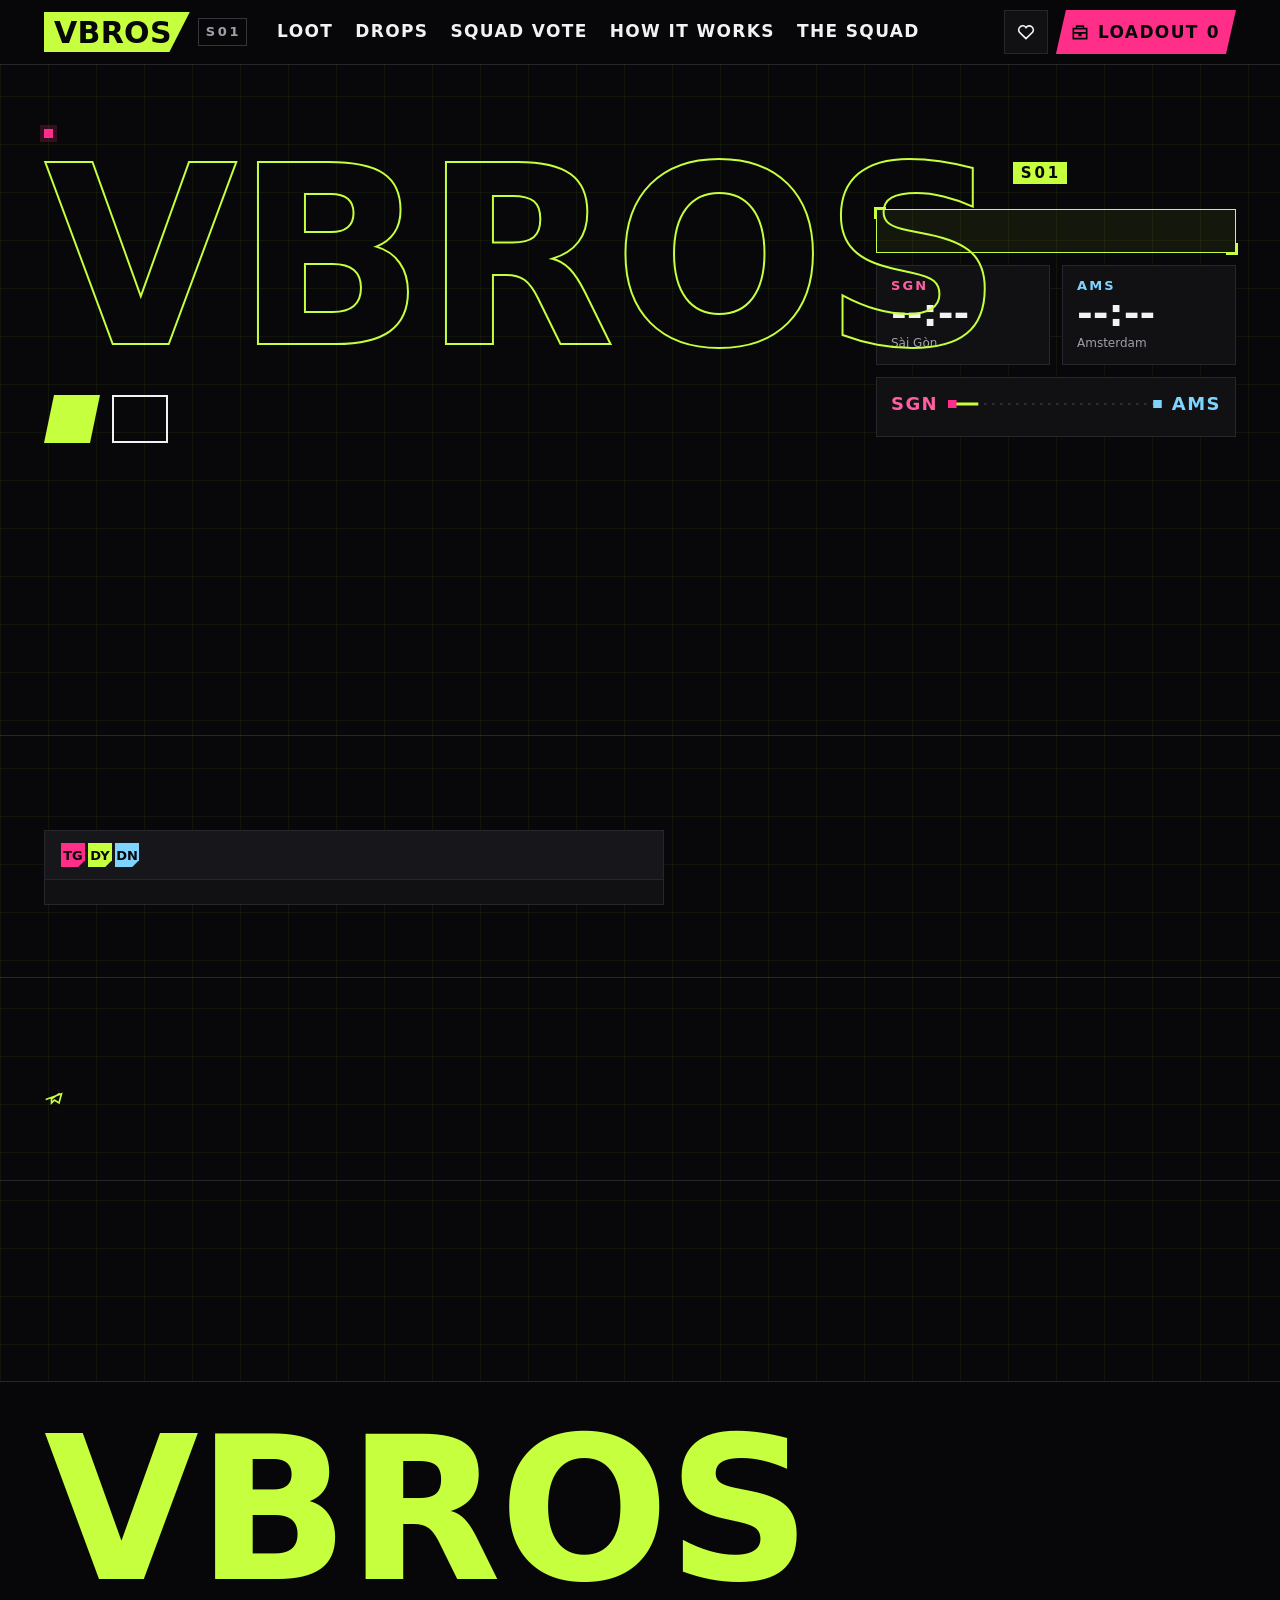
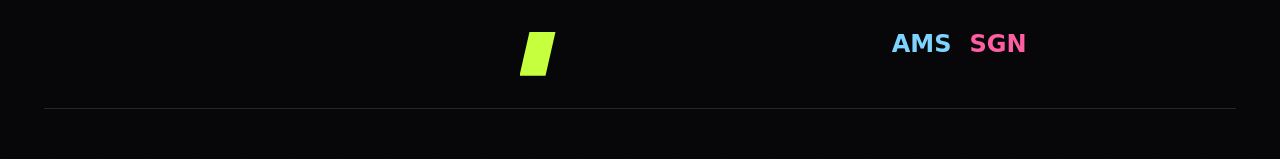
<file: src/template.html>
<!doctype html>
<html lang="en">
<head>
<meta charset="utf-8">
<meta name="viewport" content="width=device-width, initial-scale=1">
<title>VBros — Spotted there. Carried here.</title>
<meta name="description" content="VBros: pre-order loot from Amsterdam and Sài Gòn. Bro to bro.">
<meta name="theme-color" content="#08080A">
<style>
/* ---------------------------------------------------------------------
   FONTS — embedded subsets (Latin + Vietnamese), no external requests.
   "Saira Condensed" = Saira variable font (google/fonts, OFL) instanced
   at width 75 (= Condensed): 600 / 800 / 900 upright + 900 real italic.
   Be Vietnam Pro 400 / 500 / 700 (google/fonts, OFL).
   --------------------------------------------------------------------- */
/*@@FONTS@@*/

/* ---------------------------------------------------------------------
   TOKENS — "Season Pass" HUD look
   --------------------------------------------------------------------- */
:root {
  --bg: #08080A;
  --panel: #111114;
  --panel-2: #17171B;
  --line: #26262C;
  --line-2: #34343C;
  --tx: #F2F2F2;
  --tx-2: #C8C8D0;
  --mut: #A0A0AA;
  --lime: #C6FF3D;
  --lime-2: #E4FF9E;
  --pink: #FF2E88;
  --pink-2: #FF5FA2;
  --sky: #7FD4FF;
  --yel: #FFD23F;
  /* rarity */
  --r-common: #A0A0AA;
  --r-rare: #7FD4FF;
  --r-epic: #FF2E88;
  --r-legendary: #FFD23F;
  /* cities */
  --sgn: #FF5FA2;
  --ams: #7FD4FF;

  --disp: "Saira Condensed", "Arial Narrow", "Roboto Condensed", system-ui, sans-serif;
  --body: "Be Vietnam Pro", system-ui, -apple-system, "Segoe UI", sans-serif;

  --cut: polygon(0 0, 100% 0, 100% calc(100% - 14px), calc(100% - 14px) 100%, 0 100%);
  --slant: polygon(10px 0, 100% 0, calc(100% - 10px) 100%, 0 100%);
  --wrap: 1240px;
  --pad: clamp(16px, 4vw, 24px);
}

/* ---------------------------------------------------------------------
   BASE
   --------------------------------------------------------------------- */
*, *::before, *::after { box-sizing: border-box; }
html { -webkit-text-size-adjust: 100%; scroll-behavior: smooth; scroll-padding-top: 120px; }
body {
  margin: 0; background-color: var(--bg); color: var(--tx);
  font-family: var(--body); font-size: 16px; line-height: 1.55;
  font-synthesis: none; /* never fake bold/italic */
  background-image:
    linear-gradient(rgba(198,255,61,.05) 1px, transparent 1px),
    linear-gradient(90deg, rgba(198,255,61,.05) 1px, transparent 1px);
  background-size: 48px 48px;
  overflow-x: hidden;
}
img, svg { display: block; max-width: 100%; }
h1, h2, h3, h4, p, ul, ol, figure { margin: 0; }
ul, ol { padding: 0; list-style: none; }
a { color: var(--lime); }
a:hover { color: var(--lime-2); }
button, input, select, textarea { font: inherit; color: inherit; }
button { cursor: pointer; }
[hidden] { display: none !important; }
:focus-visible { outline: 3px solid var(--lime); outline-offset: 3px; }
.sr-only { position: absolute !important; width: 1px; height: 1px; padding: 0; margin: -1px; overflow: hidden; clip: rect(0,0,0,0); white-space: nowrap; border: 0; }
.wrap { max-width: var(--wrap); margin: 0 auto; padding-left: var(--pad); padding-right: var(--pad); }
.ico { width: 20px; height: 20px; fill: none; stroke: currentColor; stroke-width: 2; stroke-linecap: square; stroke-linejoin: miter; flex: none; }
.emoji { font-family: "Apple Color Emoji", "Segoe UI Emoji", "Noto Color Emoji", sans-serif; font-style: normal; }

.disp { font-family: var(--disp); font-weight: 900; font-style: italic; text-transform: uppercase; line-height: .92; letter-spacing: -.005em; }
.lbl { font-family: var(--disp); font-weight: 800; font-size: 14px; letter-spacing: .16em; text-transform: uppercase; line-height: 1.2; }
.muted { color: var(--mut); }
.small { font-size: 13px; color: var(--mut); }

.skip { position: absolute; left: 12px; top: -60px; z-index: 100; background: var(--lime); color: var(--bg); padding: 10px 14px; font-family: var(--disp); font-weight: 800; text-transform: uppercase; letter-spacing: .08em; text-decoration: none; }
.skip:focus { top: 12px; }

/* ---------------------------------------------------------------------
   BUTTONS — slanted cut corners
   --------------------------------------------------------------------- */
.btn {
  --b: var(--lime); --bt: var(--bg);
  display: inline-flex; align-items: center; justify-content: center; gap: 8px;
  min-height: 48px; padding: 12px 28px; border: 0;
  background: var(--b); color: var(--bt); text-decoration: none;
  font-family: var(--disp); font-weight: 900; font-size: 20px; line-height: 1; letter-spacing: .08em; text-transform: uppercase;
  clip-path: var(--slant);
  transition: background-color .15s, transform .1s;
}
.btn:hover { background: var(--lime-2); color: var(--bt); }
.btn:active { transform: translateY(1px); }
.btn:focus-visible { clip-path: none; outline: 3px solid var(--tx); outline-offset: 3px; }
.btn--ghost { background: transparent; color: var(--tx); box-shadow: inset 0 0 0 2px var(--tx); clip-path: none; font-weight: 800; }
.btn--ghost:hover { background: var(--tx); color: var(--bg); }
.btn--pink { --b: var(--pink); }
.btn--pink:hover { background: var(--pink-2); }
.btn--sm { min-height: 44px; padding: 9px 18px; font-size: 17px; }
.btn--block { width: 100%; }
.btn[disabled] { background: transparent; color: var(--mut); box-shadow: inset 0 0 0 1px var(--line-2); clip-path: none; cursor: not-allowed; font-weight: 800; }
.btn.slap { animation: slap .32s ease-out; }
@keyframes slap { 0% { transform: scale(1); } 40% { transform: scale(.94) skewX(-4deg); } 100% { transform: scale(1); } }

.linkbtn { background: none; border: 0; padding: 4px 0; min-height: 44px; min-width: 44px; color: var(--tx-2); text-decoration: underline; text-underline-offset: 3px; font-size: 14px; }
.linkbtn:hover { color: var(--lime); }

.iconbtn { position: relative; display: inline-grid; place-items: center; width: 44px; height: 44px; padding: 0; border: 1px solid var(--line); background: var(--panel); color: var(--tx); }
.iconbtn:hover { border-color: var(--tx-2); }
.iconbtn .ico { width: 20px; height: 20px; }
.badge { position: absolute; top: -7px; right: -7px; min-width: 20px; height: 20px; padding: 0 5px; display: grid; place-items: center; background: var(--lime); color: var(--bg); font-family: var(--disp); font-weight: 900; font-size: 13px; line-height: 1; }
.badge[data-n="0"] { display: none; }
.badge.bump { animation: bump .35s ease-out; }
@keyframes bump { 40% { transform: scale(1.35); } }

/* ---------------------------------------------------------------------
   HEADER
   --------------------------------------------------------------------- */
.hdr { position: sticky; top: 0; z-index: 20; background: rgba(8,8,10,.92); border-bottom: 1px solid var(--line); -webkit-backdrop-filter: blur(8px); backdrop-filter: blur(8px); }
.hdr__row { display: flex; align-items: center; gap: 12px; min-height: 64px; }
.logo { display: flex; align-items: center; gap: 8px; min-height: 44px; text-decoration: none; color: var(--tx); flex: none; }
.logo__mark { background: var(--lime); color: var(--bg); font-family: var(--disp); font-weight: 900; font-style: italic; font-size: 30px; line-height: 1; padding: 6px 18px 4px 10px; clip-path: polygon(0 0, 100% 0, 86% 100%, 0 100%); letter-spacing: .01em; }
.logo__s { font-family: var(--disp); font-weight: 600; font-size: 13px; letter-spacing: .2em; color: var(--mut); border: 1px solid var(--line-2); padding: 3px 5px 2px 7px; }
.logo:hover { color: var(--tx); }
.logo:hover .logo__mark { background: var(--lime-2); }
.nav { display: none; gap: 10px; margin-left: 12px; font-family: var(--disp); font-weight: 800; font-size: 17px; letter-spacing: .08em; text-transform: uppercase; }
.nav a, .subnav a { display: inline-block; color: var(--tx); text-decoration: none; padding: 11px 6px 9px; border-bottom: 3px solid transparent; white-space: nowrap; }
.nav a:hover, .subnav a:hover { color: var(--lime); border-bottom-color: var(--lime); }
.tools { margin-left: auto; display: flex; align-items: center; gap: 8px; }
.lang { display: flex; }
.lang button { min-width: 44px; height: 44px; padding: 0 8px; border: 1px solid var(--line); background: transparent; color: var(--mut); font-family: var(--disp); font-weight: 800; font-size: 15px; letter-spacing: .06em; }
.lang button + button { border-left: 0; }
.lang button[aria-pressed="true"] { background: var(--tx); color: var(--bg); border-color: var(--tx); }
.lang button:hover:not([aria-pressed="true"]) { color: var(--tx); }
.loadout { position: relative; display: inline-flex; align-items: center; gap: 8px; height: 44px; padding: 0 16px 0 14px; border: 0; background: var(--pink); color: var(--bg); font-family: var(--disp); font-weight: 900; font-size: 17px; letter-spacing: .08em; text-transform: uppercase; clip-path: var(--slant); }
.loadout:hover { background: var(--pink-2); }
.loadout:focus-visible { clip-path: none; outline: 3px solid var(--tx); outline-offset: 3px; }
.loadout__lbl { display: none; }
.loadout__n { min-width: 1ch; font-variant-numeric: tabular-nums; }
.subnav { display: flex; gap: 8px; overflow-x: auto; padding: 0 calc(var(--pad) - 6px); border-top: 1px solid var(--line); font-family: var(--disp); font-weight: 800; font-size: 15px; letter-spacing: .08em; text-transform: uppercase; scrollbar-width: none; }
.subnav::-webkit-scrollbar { display: none; }
.subnav a { display: inline-block; padding: 11px 6px 9px; }
@media (max-width: 419px) { .logo__s { display: none; } .hdr__row { gap: 8px; } .tools { gap: 4px; } .lang button { min-width: 44px; padding: 0 4px; } .loadout { padding: 0 12px 0 12px; } .logo__mark { font-size: 27px; } }
@media (max-width: 374px) { .lang button { min-width: 38px; } }
@media (max-width: 359px) { .logo__mark { font-size: 24px; padding: 6px 14px 4px 8px; } .lang button { min-width: 34px; padding: 0 4px; font-size: 14px; } .iconbtn { width: 40px; } .loadout { padding: 0 10px; gap: 6px; } }
@media (min-width: 520px) { .loadout__lbl { display: inline; } }
@media (min-width: 1080px) { .nav { display: flex; } .subnav { display: none; } }

/* ---------------------------------------------------------------------
   HERO
   --------------------------------------------------------------------- */
.hero { position: relative; padding: clamp(28px, 6vw, 64px) 0 clamp(36px, 6vw, 56px); overflow: hidden; }
.hero__grid { display: grid; gap: 32px; align-items: end; }
.hero__main { position: relative; min-width: 0; display: flex; flex-direction: column; gap: 18px; }
.season { display: inline-flex; align-items: center; gap: 10px; color: var(--pink-2); font-size: 15px; }
.season__dot { width: 9px; height: 9px; background: var(--pink); flex: none; box-shadow: 0 0 0 4px rgba(255,46,136,.18); }
.hero__mark {
  position: relative; display: block; width: fit-content; margin: 4px 0 0; padding-right: .06em;
  font-family: var(--disp); font-weight: 900; font-style: italic; line-height: .78; letter-spacing: -.01em;
  font-size: clamp(104px, 34vw, 250px);
  color: transparent; -webkit-text-stroke: 2px var(--lime);
  user-select: none;
}
.hero__mark::after { /* small HUD tag glued to the wordmark */
  content: "S01"; position: absolute; top: .12em; left: calc(100% - .2em);
  font-size: 15px; font-style: normal; font-weight: 800; letter-spacing: .2em; line-height: 1;
  -webkit-text-stroke: 0; color: var(--bg); background: var(--lime); padding: 4px 6px 3px 8px;
}
.hero h1 { font-size: clamp(52px, 16.5vw, 150px); line-height: .84; margin-top: -0.12em; position: relative; }
.hero h1 span { display: block; }
.hero h1 .l2 { color: var(--lime); }
:lang(vi) .hero h1 { font-size: clamp(44px, 14.5vw, 116px); line-height: 1.14; margin-top: .1em; } /* room for stacked accents (Ầ, Ề) */
.hero__sub { max-width: 56ch; font-size: clamp(16px, 2.2vw, 19px); color: var(--tx-2); }
.hero__cta { display: flex; flex-wrap: wrap; gap: 12px; margin-top: 4px; }

/* HUD */
.hud { min-width: 0; display: grid; gap: 12px; }
.hud__box { position: relative; border: 1px solid var(--lime); background: rgba(198,255,61,.06); padding: 16px 18px 14px; display: grid; gap: 6px; }
.hud__box::before, .hud__box::after { content: ""; position: absolute; width: 12px; height: 12px; border: 3px solid var(--lime); }
.hud__box::before { top: -3px; left: -3px; border-right: 0; border-bottom: 0; }
.hud__box::after { bottom: -3px; right: -3px; border-left: 0; border-top: 0; }
.hud__lbl { color: var(--lime); font-size: 13px; }
.cd { display: flex; align-items: flex-start; gap: 4px; font-family: var(--disp); font-weight: 900; font-variant-numeric: tabular-nums; }
.cd__seg { display: grid; justify-items: start; }
.cd__n { font-size: clamp(46px, 13vw, 64px); line-height: 1; letter-spacing: .01em; }
.cd__u { font-family: var(--body); font-weight: 400; font-size: 12px; color: var(--mut); letter-spacing: 0; text-transform: lowercase; }
.cd__sep { font-size: clamp(40px, 11vw, 56px); line-height: 1; color: var(--line-2); }
.hud__for { display: flex; flex-wrap: wrap; align-items: center; gap: 4px 10px; font-size: 14px; color: var(--tx-2); }
.hud__for button { background: none; border: 0; padding: 0; min-height: 44px; color: var(--tx); font-weight: 700; text-decoration: underline; text-decoration-color: var(--lime); text-underline-offset: 3px; text-align: left; }
.hud__for button:hover { color: var(--lime); }
.clocks { display: grid; grid-template-columns: 1fr 1fr; gap: 12px; }
.clock { border: 1px solid var(--line); background: var(--panel); padding: 12px 14px; display: grid; gap: 0; }
.clock__code { font-size: 13px; }
.clock__t { font-family: var(--disp); font-weight: 900; font-size: 38px; line-height: 1.05; font-variant-numeric: tabular-nums; }
.clock__city { font-size: 12px; color: var(--mut); }
.clock--sgn .clock__code { color: var(--sgn); }
.clock--ams .clock__code { color: var(--ams); }
.route { border: 1px solid var(--line); background: var(--panel); padding: 12px 14px; display: grid; gap: 6px; }
.route__row { display: flex; align-items: center; gap: 10px; font-family: var(--disp); font-weight: 900; font-size: 18px; letter-spacing: .08em; }
.route svg { flex: 1; height: 16px; min-width: 0; overflow: visible; }
.route__pkt { animation: pkt 3.2s linear infinite; }
@keyframes pkt { from { stroke-dashoffset: 26; } to { stroke-dashoffset: -206; } }
.route__note { font-size: 12px; color: var(--mut); display: flex; flex-wrap: wrap; justify-content: space-between; gap: 2px 12px; }

@media (min-width: 960px) {
  .hero__grid { grid-template-columns: minmax(0, 1fr) 360px; gap: 48px; }
  .hud { padding-bottom: 6px; }
}

/* ---------------------------------------------------------------------
   SECTIONS
   --------------------------------------------------------------------- */
.sec { padding: clamp(40px, 7vw, 72px) 0; }
.sec + .sec { border-top: 1px solid var(--line); }
.sec__head { display: flex; flex-wrap: wrap; align-items: end; justify-content: space-between; gap: 10px 24px; margin-bottom: 22px; }
.sec__head h2 { font-size: clamp(40px, 8vw, 64px); max-width: 18ch; }
.sec__head p { max-width: 52ch; color: var(--tx-2); }
.sec__kicker { display: block; margin-bottom: 8px; }
:lang(vi) .sec__head h2 { line-height: 1.16; padding-top: .14em; }
:lang(vi) .card__title, :lang(vi) .step h3, :lang(vi) .line__name, :lang(vi) .player__name { line-height: 1.15; }

/* ---------------------------------------------------------------------
   FILTERS
   --------------------------------------------------------------------- */
.filters { display: grid; gap: 10px; margin-bottom: 18px; }
.frow { display: flex; align-items: center; gap: 8px; overflow-x: auto; padding: 2px 2px 6px; margin: 0 -2px; scrollbar-width: thin; scrollbar-color: var(--line-2) transparent; }
.frow__lbl { flex: none; color: var(--mut); font-size: 12px; min-width: 56px; }
@media (min-width: 640px) { .vis { height: 158px; } .frow__lbl { min-width: 64px; } }
.fbtn { flex: none; display: inline-flex; align-items: center; gap: 7px; min-height: 44px; padding: 6px 13px; border: 1px solid var(--line-2); background: var(--panel); color: var(--tx-2); font-family: var(--disp); font-weight: 800; font-size: 15px; letter-spacing: .07em; text-transform: uppercase; white-space: nowrap; }
.fbtn:hover { color: var(--tx); border-color: var(--mut); }
.fbtn[aria-pressed="true"] { background: var(--tx); border-color: var(--tx); color: var(--bg); }
.fbtn__gem { width: 10px; height: 10px; background: var(--rc, var(--mut)); transform: rotate(45deg); flex: none; }
.fbtn[data-r][aria-pressed="true"] { background: var(--rc); border-color: var(--rc); }
.fbtn[data-r][aria-pressed="true"] .fbtn__gem { background: var(--bg); }
.count { color: var(--mut); font-size: 13px; margin: 0 0 14px; }

/* ---------------------------------------------------------------------
   LOOT CARDS
   --------------------------------------------------------------------- */
.r-common { --rc: var(--r-common); --rt: rgba(160,160,170,.10); --rg: transparent; }
.r-rare { --rc: var(--r-rare); --rt: rgba(127,212,255,.12); --rg: transparent; }
.r-epic { --rc: var(--r-epic); --rt: rgba(255,46,136,.14); --rg: rgba(255,46,136,.16); }
.r-legendary { --rc: var(--r-legendary); --rt: rgba(255,210,63,.14); --rg: rgba(255,210,63,.22); }

.grid { display: grid; gap: 16px; grid-template-columns: repeat(auto-fill, minmax(min(100%, 272px), 1fr)); }
.card { position: relative; min-width: 0; display: flex; flex-direction: column; gap: 12px; padding: 16px; background: var(--panel); border: 1px solid var(--line); border-top: 4px solid var(--rc); box-shadow: 0 -10px 40px -18px var(--rg); }
.card.r-legendary { background: linear-gradient(180deg, rgba(255,210,63,.07), transparent 140px), var(--panel); }
.card__hd { display: flex; justify-content: space-between; align-items: center; gap: 8px; }
.tier { display: inline-flex; align-items: center; gap: 7px; color: var(--rc); font-size: 14px; }
.tier__gem { width: 9px; height: 9px; background: var(--rc); transform: rotate(45deg); }
.r-legendary .tier__gem { box-shadow: 0 0 10px var(--rc); }
.route-tag { display: inline-flex; align-items: center; gap: 5px; color: var(--mut); font-size: 14px; letter-spacing: .12em; }
.route-tag .ico { width: 10px; height: 10px; stroke-width: 3; }
.route-tag .emoji { font-size: 13px; letter-spacing: 0; }

.vis { position: relative; height: 136px; background: var(--rt); display: grid; place-items: center; clip-path: var(--cut); overflow: hidden; }
.vis::before { /* faint scanlines inside the slot */
  content: ""; position: absolute; inset: 0; background: repeating-linear-gradient(0deg, rgba(255,255,255,.025) 0 1px, transparent 1px 4px); pointer-events: none;
}
.vis__code { position: absolute; left: 10px; bottom: -14px; font-family: var(--disp); font-weight: 900; font-style: italic; font-size: 104px; line-height: 1; color: transparent; -webkit-text-stroke: 1.5px var(--rc); opacity: .4; pointer-events: none; }
.vis__emoji { position: relative; font-size: 70px; line-height: 1; filter: drop-shadow(0 8px 14px rgba(0,0,0,.45)); }
.vis__spot { position: absolute; left: 10px; top: 10px; display: inline-flex; align-items: center; gap: 6px; font-size: 12px; color: var(--tx-2); background: rgba(8,8,10,.72); padding: 3px 8px 3px 3px; }
.heart { position: absolute; top: 8px; right: 8px; width: 44px; height: 44px; display: grid; place-items: center; padding: 0; border: 1px solid var(--line-2); background: rgba(8,8,10,.78); color: var(--tx); }
.heart:hover { color: var(--pink-2); border-color: var(--pink-2); }
.heart[aria-pressed="true"] { color: var(--pink); border-color: var(--pink); }
.heart[aria-pressed="true"] .ico { fill: currentColor; }
.heart.slap { animation: bump .35s ease-out; }

.mono { display: inline-grid; place-items: center; width: 24px; height: 24px; background: var(--mc, var(--lime)); color: var(--bg); font-family: var(--disp); font-weight: 900; font-style: italic; font-size: 13px; line-height: 1; clip-path: polygon(0 0, 100% 0, 100% 72%, 72% 100%, 0 100%); flex: none; }
.mono--md { width: 40px; height: 40px; font-size: 20px; }
.mono--lg { width: 72px; height: 72px; font-size: 38px; }
.m-duy { --mc: var(--lime); } .m-dan { --mc: var(--sky); } .m-tung { --mc: var(--pink); }

.card__title { font-family: var(--disp); font-weight: 800; font-size: 25px; line-height: 1.02; text-transform: uppercase; letter-spacing: .01em; }
.card__title button { background: none; border: 0; padding: 0; text-align: left; color: var(--tx); font: inherit; text-transform: inherit; letter-spacing: inherit; }
.card__title button:hover { color: var(--rc); }
.card__title button::after { content: ""; position: absolute; inset: 0; z-index: 0; } /* whole card opens the modal */
.card .vis { z-index: 1; cursor: pointer; } /* clip-path makes .vis its own stacking context: lift it above the stretched title link */
.card .btn { position: relative; z-index: 1; }
.card__hype { font-size: 14px; color: var(--mut); line-height: 1.45; }
.statline { display: flex; justify-content: space-between; align-items: center; gap: 8px; font-size: 13px; color: var(--tx-2); }
.st { display: inline-flex; align-items: center; gap: 6px; font-family: var(--disp); font-weight: 800; font-size: 14px; letter-spacing: .1em; text-transform: uppercase; }
.st::before { content: ""; width: 7px; height: 7px; background: currentColor; }
.st--open { color: var(--lime); }
.st--almost { color: var(--yel); }
.st--shipping { color: var(--sky); }
.st--soldout { color: var(--mut); }
.left--soon { color: var(--yel); font-weight: 700; }
.bar { height: 6px; background: var(--line); position: relative; }
.bar__f { position: absolute; inset: 0 auto 0 0; background: var(--rc, var(--lime)); }
.spots { display: grid; gap: 6px; }
.spots__txt { display: flex; justify-content: space-between; gap: 8px; font-size: 12px; color: var(--tx-2); }
.spots__txt b { color: var(--tx); font-weight: 700; }
.card__buy { margin-top: auto; display: flex; justify-content: space-between; align-items: center; gap: 10px; padding-top: 4px; }
.price { display: grid; line-height: 1; }
.price__eur { font-family: var(--disp); font-weight: 900; font-size: 32px; line-height: 1; }
.price__vnd { font-size: 12px; color: var(--mut); margin-top: 3px; }
.card .btn:not([disabled]) { --b: var(--rc); }
.card .btn:not([disabled]):hover { filter: brightness(1.12); background: var(--rc); }
.card.is-out .vis { filter: grayscale(.85); opacity: .7; }
.empty-grid { grid-column: 1 / -1; padding: 28px; border: 1px dashed var(--line-2); color: var(--tx-2); }

/* ---------------------------------------------------------------------
   DROPS (squad chat, HUD style) + POLLS
   --------------------------------------------------------------------- */
.duo { display: grid; gap: 40px; }
@media (min-width: 980px) { .duo { grid-template-columns: minmax(0, 1.15fr) minmax(0, 1fr); gap: 32px; align-items: start; } #polls { position: sticky; top: 90px; } }
.pane { background: var(--panel); border: 1px solid var(--line); }
.pane__hd { display: flex; align-items: center; gap: 12px; padding: 12px 16px; border-bottom: 1px solid var(--line); background: var(--panel-2); }
.pane__hd .mono + .mono { margin-left: 3px; }
.pane__title { font-family: var(--disp); font-weight: 800; font-size: 18px; letter-spacing: .08em; text-transform: uppercase; line-height: 1.1; }
.pane__sub { font-size: 12px; color: var(--mut); }
.feed { padding: 8px 16px 16px; display: grid; gap: 10px; }
.daysep { display: flex; align-items: center; gap: 10px; color: var(--mut); font-family: var(--disp); font-weight: 800; font-size: 13px; letter-spacing: .16em; text-transform: uppercase; padding-top: 8px; }
.daysep::before, .daysep::after { content: ""; flex: 1; height: 1px; background: var(--line); }
.msg { display: grid; grid-template-columns: 40px minmax(0, 1fr); gap: 10px; align-items: start; }
.msg__body { border-left: 3px solid var(--cc); background: var(--ct); padding: 10px 12px; display: grid; gap: 8px; min-width: 0; }
.msg--sgn { --cc: var(--sgn); --ct: rgba(255,46,136,.09); }
.msg--ams { --cc: var(--ams); --ct: rgba(127,212,255,.08); }
.msg__meta { display: flex; flex-wrap: wrap; align-items: center; gap: 4px 10px; }
.msg__who { font-family: var(--disp); font-weight: 900; font-size: 18px; letter-spacing: .06em; text-transform: uppercase; line-height: 1; }
.tagchip { font-family: var(--disp); font-weight: 800; font-size: 12px; letter-spacing: .12em; text-transform: uppercase; padding: 3px 7px 2px; border: 1px solid var(--line-2); color: var(--tx-2); }
.tag--just-landed { color: var(--lime); border-color: rgba(198,255,61,.5); }
.tag--last-call { color: var(--yel); border-color: rgba(255,210,63,.5); }
.tag--spotted { color: var(--pink-2); border-color: rgba(255,95,162,.5); }
.tag--restock, .tag--shipping { color: var(--sky); border-color: rgba(127,212,255,.45); }
.msg__text { font-size: 15px; line-height: 1.5; overflow-wrap: anywhere; }
.msg__when { font-size: 12px; color: var(--mut); display: flex; flex-wrap: wrap; gap: 2px 8px; }
.msg__when b { font-family: var(--disp); font-weight: 800; font-size: 13px; letter-spacing: .08em; color: var(--cc); }
.feed__more { text-align: center; padding-top: 6px; }
.mini { display: grid; grid-template-columns: 44px minmax(0, 1fr) auto; align-items: center; gap: 10px; width: 100%; text-align: left; padding: 6px 10px 6px 6px; background: var(--bg); border: 1px solid var(--line); border-left: 3px solid var(--rc); color: var(--tx); }
.mini:hover { border-color: var(--rc); }
.mini__vis { width: 44px; height: 44px; display: grid; place-items: center; background: var(--rt); font-size: 24px; clip-path: polygon(0 0, 100% 0, 100% 74%, 74% 100%, 0 100%); }
.mini__txt { display: grid; min-width: 0; }
.mini__name { font-family: var(--disp); font-weight: 800; font-size: 16px; letter-spacing: .03em; text-transform: uppercase; line-height: 1.15; overflow: hidden; overflow-wrap: break-word; display: -webkit-box; -webkit-box-orient: vertical; -webkit-line-clamp: 2; }
.mini__go { font-size: 12px; color: var(--rc); }
.mini__price { font-family: var(--disp); font-weight: 900; font-size: 20px; }

.polls { display: grid; gap: 16px; }
.poll { padding: 18px; display: grid; gap: 12px; border-top: 3px solid var(--pc, var(--pink)); }
.poll[data-dir="VN"] { --pc: var(--sgn); }
.poll[data-dir="NL"] { --pc: var(--ams); }
.poll__q { font-family: var(--disp); font-weight: 800; font-size: 26px; line-height: 1.05; text-transform: uppercase; }
:lang(vi) .poll__q { line-height: 1.15; }
.poll__opts { display: grid; gap: 8px; }
.opt { position: relative; display: grid; grid-template-columns: auto minmax(0, 1fr) auto; align-items: center; gap: 10px; min-height: 48px; padding: 8px 12px; background: var(--bg); border: 1px solid var(--line-2); color: var(--tx); text-align: left; overflow: hidden; }
.opt:hover:not([aria-disabled="true"]) { border-color: var(--lime); }
.opt[aria-disabled="true"] { cursor: default; }
.opt__bar { position: absolute; left: 0; bottom: 0; height: 4px; width: 0; background: var(--line-2); transition: width .7s cubic-bezier(.2,.8,.2,1); }
.opt.is-mine { border-color: var(--lime); }
.opt.is-mine .opt__bar { background: var(--lime); }
.opt__emoji { font-size: 20px; position: relative; }
.opt__label { position: relative; font-size: 15px; }
.opt__pct { position: relative; font-family: var(--disp); font-weight: 900; font-size: 20px; opacity: 0; }
.is-voted .opt__pct { opacity: 1; }
.opt.is-mine .opt__pct { color: var(--lime); }
.opt__mine { font-size: 12px; color: var(--lime); }
.poll__foot { display: flex; flex-wrap: wrap; justify-content: space-between; gap: 4px 12px; font-size: 13px; color: var(--mut); }
.poll__thanks { color: var(--lime); font-weight: 700; }
.poll__intro { color: var(--tx-2); margin: -8px 0 16px; max-width: 52ch; }

/* ---------------------------------------------------------------------
   HOW IT WORKS (a real sequence → numbered)
   --------------------------------------------------------------------- */
.steps { display: grid; gap: 12px; counter-reset: s; }
@media (min-width: 640px) { .steps { grid-template-columns: repeat(2, minmax(0, 1fr)); } }
@media (min-width: 1040px) { .steps { grid-template-columns: repeat(4, minmax(0, 1fr)); } }
.step { position: relative; background: var(--panel); border: 1px solid var(--line); padding: 18px 18px 20px; display: grid; gap: 8px; align-content: start; }
.step__top { display: flex; align-items: center; justify-content: space-between; }
.step__n { font-family: var(--disp); font-weight: 900; font-style: italic; font-size: 54px; line-height: .8; color: transparent; -webkit-text-stroke: 1.5px var(--lime); }
.step__emoji { font-size: 28px; }
.step h3 { font-family: var(--disp); font-weight: 800; font-size: 24px; text-transform: uppercase; line-height: 1.05; }
.step p { font-size: 14px; color: var(--tx-2); }
.step .bar { margin-top: 6px; height: 4px; }
.steps-note { margin-top: 16px; display: flex; align-items: center; gap: 10px; color: var(--tx-2); font-size: 14px; }
.steps-note .ico { color: var(--lime); }

/* ---------------------------------------------------------------------
   SQUAD
   --------------------------------------------------------------------- */
.squad { display: grid; gap: 28px; }
@media (min-width: 980px) { .squad { grid-template-columns: minmax(0, .9fr) minmax(0, 1.4fr); gap: 40px; align-items: start; } }
.story__text { color: var(--tx-2); font-size: 17px; max-width: 58ch; }
.story__sig { margin-top: 18px; display: inline-flex; align-items: center; gap: 10px; color: var(--lime); }
.players { display: grid; gap: 12px; }
@media (min-width: 640px) { .players { grid-template-columns: repeat(3, minmax(0, 1fr)); } }
.player { position: relative; background: var(--panel); border: 1px solid var(--line); border-top: 4px solid var(--mc); padding: 16px; display: grid; gap: 10px; align-content: start; }
.player__hd { display: flex; justify-content: space-between; align-items: center; gap: 8px; }
.player__city { display: grid; justify-items: end; text-align: right; font-size: 13px; color: var(--mut); line-height: 1.35; }
.player__city b { font-family: var(--disp); font-weight: 800; letter-spacing: .12em; color: var(--mc); }
.player__name { font-family: var(--disp); font-weight: 900; font-style: italic; font-size: 34px; line-height: .95; text-transform: uppercase; }
.player__role { color: var(--mc); display: block; font-size: 15px; margin-top: 4px; font-weight: 900; }
.player__handle { font-size: 14px; color: var(--tx-2); }
.player__bio { font-size: 14px; color: var(--mut); }
.player__time { display: flex; justify-content: space-between; font-size: 12px; color: var(--mut); border-top: 1px solid var(--line); padding-top: 8px; }
.player__time b { font-family: var(--disp); font-weight: 900; font-size: 18px; color: var(--tx); font-variant-numeric: tabular-nums; }

/* ---------------------------------------------------------------------
   FOOTER
   --------------------------------------------------------------------- */
.ftr { border-top: 1px solid var(--line); background: rgba(8,8,10,.94); padding: 48px 0 28px; }
.ftr__mark { font-family: var(--disp); font-weight: 900; font-style: italic; font-size: clamp(80px, 22vw, 200px); line-height: .8; color: var(--lime); letter-spacing: -.01em; }
.ftr__grid { display: grid; gap: 28px; margin-top: 28px; }
@media (min-width: 820px) { .ftr__grid { grid-template-columns: 1.3fr 1fr 1fr; } }
.ftr h3 { margin-bottom: 8px; color: var(--mut); font-size: 13px; }
.ftr__tag { font-family: var(--disp); font-weight: 800; font-size: 22px; text-transform: uppercase; letter-spacing: .04em; }
.ftr__clock { display: flex; gap: 18px; font-family: var(--disp); font-weight: 900; font-size: 24px; font-variant-numeric: tabular-nums; }
.ftr__clock .c-sgn { color: var(--sgn); } .ftr__clock .c-ams { color: var(--ams); }
.ftr__legal { margin-top: 32px; padding-top: 16px; border-top: 1px solid var(--line); display: flex; flex-wrap: wrap; gap: 6px 22px; font-size: 13px; color: var(--mut); }
.ftr__legal strong { color: var(--tx-2); font-weight: 500; flex-basis: 100%; }
.mail { color: var(--tx); font-weight: 700; overflow-wrap: anywhere; }

/* ---------------------------------------------------------------------
   LAYERS (drawers + modals)
   --------------------------------------------------------------------- */
.layer { position: fixed; inset: 0; z-index: 50; display: none; }
.layer.is-open { display: block; }
.layer__scrim { position: absolute; inset: 0; background: rgba(4,4,6,.78); animation: fade .2s ease-out; }
@keyframes fade { from { opacity: 0; } }
.drawer { position: absolute; top: 0; right: 0; bottom: 0; width: min(440px, 100%); display: flex; flex-direction: column; background: var(--panel); border-left: 1px solid var(--line); border-top: 4px solid var(--pink); animation: slidein .25s cubic-bezier(.2,.8,.2,1); }
#L-wish .drawer { border-top-color: var(--pink-2); }
@keyframes slidein { from { transform: translateX(40px); opacity: 0; } }
.modal { position: absolute; left: 50%; top: 50%; transform: translate(-50%, -50%); width: min(920px, calc(100% - 24px)); max-height: calc(100% - 24px); display: flex; flex-direction: column; background: var(--panel); border: 1px solid var(--line); border-top: 4px solid var(--lime); animation: pop .22s cubic-bezier(.2,.8,.2,1); }
.modal--narrow { width: min(560px, calc(100% - 24px)); }
@keyframes pop { from { opacity: 0; transform: translate(-50%, calc(-50% + 14px)); } }
@media (max-width: 640px) {
  .modal { left: 0; right: 0; top: auto; bottom: 0; transform: none; width: 100%; max-height: 94%; animation: up .25s cubic-bezier(.2,.8,.2,1); }
  @keyframes up { from { transform: translateY(30px); opacity: 0; } }
}
.panel__head { display: flex; justify-content: space-between; align-items: center; gap: 12px; padding: 14px 16px; border-bottom: 1px solid var(--line); }
.panel__head h2 { font-size: 34px; }
:lang(vi) .panel__head h2 { line-height: 1.16; }
.panel__body { flex: 1; overflow-y: auto; padding: 16px; overscroll-behavior: contain; }
.panel__foot { padding: 14px 16px 18px; border-top: 1px solid var(--line); display: grid; gap: 10px; }

/* product modal */
.pm { display: grid; }
@media (min-width: 760px) { .pm { grid-template-columns: minmax(0, 1fr) minmax(0, 1.1fr); } }
.pm .vis { height: 100%; min-height: 240px; clip-path: none; }
.pm .vis__emoji { font-size: 120px; }
.pm .vis__code { font-size: 200px; bottom: -30px; }
.pm__info { padding: 18px; display: grid; gap: 12px; align-content: start; }
.pm__top { display: flex; justify-content: space-between; align-items: center; gap: 8px; }
.pm__name { font-size: clamp(36px, 7vw, 52px); }
:lang(vi) .pm__name { line-height: 1.16; }
.pm__hype { color: var(--rc); font-weight: 700; }
.pm__desc { color: var(--tx-2); font-size: 15px; }
.pm__row { display: flex; flex-wrap: wrap; justify-content: space-between; align-items: end; gap: 12px; }
.pm__actions { display: flex; flex-wrap: wrap; gap: 10px; }
.pm__spotted { display: flex; align-items: center; gap: 10px; padding-top: 12px; border-top: 1px solid var(--line); font-size: 14px; }
.closes { display: flex; flex-wrap: wrap; justify-content: space-between; gap: 2px 12px; font-size: 13px; color: var(--tx-2); }
.note { padding: 10px 12px; background: rgba(198,255,61,.07); border-left: 3px solid var(--lime); font-size: 14px; color: var(--tx-2); }
.note--sky { background: rgba(127,212,255,.08); border-left-color: var(--sky); }
.note--yel { background: rgba(255,210,63,.08); border-left-color: var(--yel); }

/* cart lines */
.line { display: grid; grid-template-columns: 52px minmax(0, 1fr) auto; gap: 6px 12px; padding: 12px 0; border-bottom: 1px solid var(--line); align-items: start; }
.line .mini__vis { width: 52px; height: 52px; font-size: 28px; }
.line__name { font-family: var(--disp); font-weight: 800; font-size: 19px; text-transform: uppercase; line-height: 1.05; }
.line__meta { font-size: 12px; color: var(--mut); margin-top: 3px; display: flex; flex-wrap: wrap; gap: 4px 10px; align-items: center; }
.line__price { font-family: var(--disp); font-weight: 900; font-size: 20px; }
.line__ctrl { grid-column: 2 / -1; display: flex; flex-wrap: wrap; justify-content: space-between; align-items: center; gap: 8px; }
.qty { display: inline-flex; border: 1px solid var(--line-2); }
.qty button { width: 44px; height: 44px; border: 0; background: var(--bg); font-size: 20px; line-height: 1; }
.qty button:hover:not(:disabled) { background: var(--line); }
.qty button:disabled { color: var(--line-2); cursor: not-allowed; }
.qty output { min-width: 40px; display: grid; place-items: center; font-family: var(--disp); font-weight: 900; font-size: 18px; border-left: 1px solid var(--line-2); border-right: 1px solid var(--line-2); }
.sum { display: grid; gap: 6px; }
.sum__row { display: flex; justify-content: space-between; gap: 12px; font-size: 14px; color: var(--tx-2); }
.sum__row--total { color: var(--tx); font-family: var(--disp); font-weight: 900; font-size: 24px; text-transform: uppercase; letter-spacing: .03em; padding-top: 6px; border-top: 1px solid var(--line); }
.emptyst { display: grid; justify-items: center; text-align: center; gap: 14px; padding: 28px 8px; color: var(--tx-2); }
.emptyst h3 { font-family: var(--disp); font-weight: 800; font-size: 24px; text-transform: uppercase; color: var(--tx); }
.emptyst svg { width: 100%; max-width: 220px; }

/* forms */
.co { display: grid; gap: 22px; }
@media (min-width: 820px) { .co { grid-template-columns: minmax(0, 1.4fr) minmax(0, 1fr); align-items: start; } .co__side { position: sticky; top: 0; } }
.form { display: grid; gap: 18px; }
.fset { border: 0; padding: 0; margin: 0; display: grid; gap: 10px; min-width: 0; }
.fset legend { font-family: var(--disp); font-weight: 800; font-size: 20px; text-transform: uppercase; letter-spacing: .06em; margin-bottom: 8px; padding: 0; color: var(--lime); }
.fields { display: grid; gap: 12px; }
@media (min-width: 520px) { .fields--2 { grid-template-columns: 1fr 1fr; } .f--wide { grid-column: 1 / -1; } }
.f { display: grid; gap: 5px; min-width: 0; }
.f label { font-size: 13px; font-weight: 500; color: var(--tx-2); }
.f input, .f select, .f textarea { width: 100%; min-height: 46px; padding: 10px 12px; background: var(--bg); border: 1px solid var(--line-2); border-radius: 0; color: var(--tx); font-size: 16px; }
.f textarea { min-height: 96px; resize: vertical; }
.f select { appearance: none; background-image: linear-gradient(45deg, transparent 50%, var(--tx-2) 50%), linear-gradient(135deg, var(--tx-2) 50%, transparent 50%); background-position: calc(100% - 18px) 50%, calc(100% - 13px) 50%; background-size: 5px 5px; background-repeat: no-repeat; padding-right: 36px; }
.f input:focus, .f select:focus, .f textarea:focus { outline: 2px solid var(--lime); outline-offset: 0; border-color: var(--lime); }
.f input[aria-invalid="true"] { border-color: var(--pink); }
.f__err { font-size: 13px; color: var(--pink-2); min-height: 0; }
.f__err:empty { display: none; }
.radios { display: grid; gap: 8px; }
.radio { display: grid; grid-template-columns: auto minmax(0, 1fr) auto; align-items: center; gap: 10px; padding: 10px 12px; border: 1px solid var(--line-2); background: var(--bg); cursor: pointer; }
.radio:has(input:checked) { border-color: var(--lime); background: rgba(198,255,61,.05); }
.radio input { accent-color: var(--lime); width: 18px; height: 18px; margin: 0; }
.radio__main { display: grid; }
.radio__main b { font-weight: 500; font-size: 15px; }
.radio__main small { font-size: 12px; color: var(--mut); }
.radio__price { font-family: var(--disp); font-weight: 900; font-size: 18px; }
.soon { font-family: var(--disp); font-weight: 800; font-size: 12px; letter-spacing: .12em; text-transform: uppercase; color: var(--yel); border: 1px solid rgba(255,210,63,.45); padding: 3px 7px 2px; }
.paygroup { display: grid; gap: 8px; }
.paygroup h4 { font-size: 13px; color: var(--mut); font-weight: 500; }
.co__side { background: var(--bg); border: 1px solid var(--line); padding: 16px; display: grid; gap: 12px; }
.co__side h3 { font-family: var(--disp); font-weight: 800; font-size: 20px; text-transform: uppercase; letter-spacing: .06em; }
.co__item { display: flex; justify-content: space-between; gap: 10px; font-size: 14px; padding: 4px 0; }
.preview-pill { display: inline-flex; align-self: start; justify-self: start; align-items: center; gap: 8px; padding: 5px 10px 4px; background: var(--yel); color: var(--bg); font-family: var(--disp); font-weight: 900; font-size: 15px; letter-spacing: .08em; text-transform: uppercase; clip-path: var(--slant); padding-left: 14px; padding-right: 14px; }
.parent { display: flex; gap: 10px; align-items: flex-start; padding: 10px 12px; border: 1px dashed var(--line-2); font-size: 14px; color: var(--tx-2); }
.parent .ico { color: var(--sky); margin-top: 2px; }

/* confirmation */
.conf { padding: 4px 18px 22px; display: grid; gap: 14px; justify-items: start; }
.conf h2 { font-size: clamp(40px, 9vw, 56px); }
.code { font-family: var(--disp); font-weight: 900; font-size: 30px; letter-spacing: .08em; color: var(--lime); }
.track { display: grid; grid-template-columns: repeat(4, minmax(0, 1fr)); gap: 4px; width: 100%; }
.track li { display: grid; gap: 6px; font-size: 12px; color: var(--mut); }
.track li::before { content: ""; height: 6px; background: var(--line); }
.track li.is-on { color: var(--lime); font-weight: 700; }
.track li.is-on::before { background: var(--lime); }

.toasts { position: fixed; left: 50%; top: 14px; transform: translateX(-50%); z-index: 80; display: grid; gap: 8px; width: max-content; max-width: calc(100% - 24px); pointer-events: none; }
.toast { display: flex; align-items: center; gap: 10px; background: var(--panel-2); color: var(--tx); border: 1px solid var(--line-2); border-left: 4px solid var(--lime); padding: 11px 16px; font-weight: 700; font-size: 14px; box-shadow: 0 12px 30px rgba(0,0,0,.55); animation: toast 2.6s ease forwards; }
.toast::before { content: ""; width: 8px; height: 8px; background: var(--lime); transform: rotate(45deg); flex: none; }
@keyframes toast { 0% { opacity: 0; transform: translateY(-10px); } 10%, 85% { opacity: 1; transform: none; } 100% { opacity: 0; } }

@media (prefers-reduced-motion: reduce) {
  html { scroll-behavior: auto; }
  *, *::before, *::after { animation: none !important; transition: none !important; }
}
</style>
</head>
<body>
<svg width="0" height="0" style="position:absolute" aria-hidden="true" focusable="false">
  <!-- UI icons: 2px square-cap strokes on a 24px grid -->
  <symbol id="i-heart" viewBox="0 0 24 24"><path d="M12 20 4.2 12.3A4.6 4.6 0 0 1 12 6.6a4.6 4.6 0 0 1 7.8 5.7Z"/></symbol>
  <symbol id="i-pack" viewBox="0 0 24 24"><path d="M4 8h16v12H4zM8 8V5h8v3M4 13h16M11 13v3h2v-3"/></symbol>
  <symbol id="i-x" viewBox="0 0 24 24"><path d="M6 6l12 12M18 6 6 18"/></symbol>
  <symbol id="i-chev" viewBox="0 0 12 12"><path d="M3 1.5 8 6l-5 4.5"/></symbol>
  <symbol id="i-swap" viewBox="0 0 24 24"><path d="M4 8h15l-4-4M20 16H5l4 4"/></symbol>
  <symbol id="i-plane" viewBox="0 0 24 24"><path d="M3 13.5 21 7l-3 11-5.5-3.5L9 18v-5l9-6"/></symbol>
  <symbol id="i-shield" viewBox="0 0 24 24"><path d="M12 3 5 6v6c0 4 3 7 7 9 4-2 7-5 7-9V6Z M9 12l2 2 4-4"/></symbol>
</svg>

<!-- =====================================================================
     VBROS DATA — pasted verbatim from content/data.js.
     Bros: THIS is the block to edit (products, drops, polls, texts).
     ===================================================================== -->
<script id="vbro-data">
/*@@DATA@@*/
</script>
<!-- ===================== end of VBROS DATA ===================== -->

<script id="vbro-site-text">
/* Extra website texts that are not in data.js (HUD labels, countdowns,
   form messages). Same idea: { en, nl, vi }. Safe to edit. */
window.VBRO_SITE_TEXT = {
  skip:         { en: "Skip to the loot", nl: "Ga naar de loot", vi: "Đến kho đồ" },
  menu:         { en: "Main menu", nl: "Hoofdmenu", vi: "Menu chính" },
  langLabel:    { en: "Language", nl: "Taal", vi: "Ngôn ngữ" },
  howShort:     { en: "How it works", nl: "Zo werkt het", vi: "Cách đặt" },
  hudTitle:     { en: "Next pre-order closes in", nl: "Volgende pre-order sluit over", vi: "Đợt đặt trước kế tiếp chốt sau" },
  hudUnits:     { en: ["days", "hrs", "min", "sec"], nl: ["dagen", "uur", "min", "sec"], vi: ["ngày", "giờ", "phút", "giây"] },
  hudFor:       { en: "Closes {date}:", nl: "Sluit {date}:", vi: "Chốt {date}:" },
  hudNone:      { en: "No pre-order open right now. Check the Drops for the next one.", nl: "Er staat nu geen pre-order open. Check de Drops voor de volgende.", vi: "Hiện chưa mở đợt đặt trước nào. Xem mục Drops để biết đợt tới nha." },
  routeNote:    { en: "≈ 9,800 km, one suitcase at a time", nl: "≈ 9.800 km, koffer voor koffer", vi: "≈ 9.800 km, từng chiếc vali một" },
  timeDiff:     { en: "Sài Gòn is {h} h ahead", nl: "Sài Gòn loopt {h} uur voor", vi: "Sài Gòn nhanh hơn {h} tiếng" },
  shopIntro:    { en: "Every batch has a fixed number of spots. When the pre-order closes, we buy, pack and ship.", nl: "Elke batch heeft een vast aantal plekken. Sluit de pre-order, dan kopen, pakken en versturen we.", vi: "Mỗi đợt có số suất cố định. Chốt đơn xong là tụi mình mua, gói và gửi." },
  whereFrom:    { en: "From", nl: "Uit", vi: "Từ" },
  category:     { en: "Type", nl: "Soort", vi: "Loại" },
  allCats:      { en: "Everything", nl: "Alle soorten", vi: "Mọi loại" },
  allRarities:  { en: "Any rarity", nl: "Elke rarity", vi: "Mọi độ hiếm" },
  showing:      { en: "{n} items", nl: "{n} items", vi: "{n} món" },
  noResults:    { en: "Nothing in this combo right now. Try another filter, or tell us what you want in the squad vote.", nl: "Niks in deze combi op dit moment. Probeer een ander filter, of zeg wat je wil in de squad vote.", vi: "Hiện chưa có món nào ở mục này. Thử bộ lọc khác hoặc vào phần vote nói tụi mình biết nha." },
  resetFilters: { en: "Show all loot", nl: "Toon alle loot", vi: "Xem tất cả" },
  closesAt:     { en: "{date}, 23:59 AMS", nl: "{date}, 23:59 AMS", vi: "{date}, 23:59 AMS" },
  daysLeft:     { en: "{n} days left", nl: "nog {n} dagen", vi: "còn {n} ngày" },
  hoursLeft:    { en: "{n} h left", nl: "nog {n} uur", vi: "còn {n} giờ" },
  minsLeft:     { en: "{n} min left", nl: "nog {n} min", vi: "còn {n} phút" },
  closed:       { en: "Pre-order closed", nl: "Pre-order gesloten", vi: "Đã chốt đơn" },
  batchFull:    { en: "Batch full", nl: "Batch vol", vi: "Đợt này đủ suất" },
  shippingNote: { en: "This batch is full and on its way. We'll post in the Drops when it's on the plane.", nl: "Deze batch is vol en onderweg. We posten in de Drops zodra het in het vliegtuig zit.", vi: "Đợt này đủ suất và đang trên đường. Hàng lên máy bay là tụi mình báo ở mục Drops." },
  soldoutNote:  { en: "Sold out. Vote in the squad vote if we should bring it again.", nl: "Uitverkocht. Stem in de squad vote als we 'm nog een keer moeten halen.", vi: "Hết suất rồi. Vào phần vote nếu muốn tụi mình nhập lại." },
  toPolls:      { en: "Go to the squad vote", nl: "Naar de squad vote", vi: "Đi tới phần vote" },
  spotsLeft:    { en: "{n} left", nl: "nog {n}", vi: "còn {n}" },
  addedToCart:  { en: "Locked in: {name}", nl: "Gelockt: {name}", vi: "Đã chốt: {name}" },
  wishAdded:    { en: "Saved to your wishlist", nl: "Op je wishlist gezet", vi: "Đã lưu vào yêu thích" },
  wishRemoved:  { en: "Removed from your wishlist", nl: "Van je wishlist gehaald", vi: "Đã bỏ khỏi yêu thích" },
  maxSpots:     { en: "That's all the spots left in this batch", nl: "Meer plekken zijn er niet in deze batch", vi: "Đợt này chỉ còn chừng đó suất thôi" },
  cartCount:    { en: "Loadout, {n} items", nl: "Loadout, {n} items", vi: "Túi đồ, {n} món" },
  wishCount:    { en: "Wishlist, {n} items", nl: "Wishlist, {n} items", vi: "Yêu thích, {n} món" },
  less:         { en: "One less", nl: "Eentje minder", vi: "Bớt một" },
  more:         { en: "One more", nl: "Eentje erbij", vi: "Thêm một" },
  each:         { en: "{price} each", nl: "{price} per stuk", vi: "{price} mỗi món" },
  chatTitle:    { en: "Squad chat", nl: "Squad chat", vi: "Nhóm chat" },
  chatMembers:  { en: "Duy, Dan, Tung and you", nl: "Duy, Dan, Tung en jij", vi: "Duy, Đan, Tùng và bạn" },
  dropsIntro:   { en: "What the squad spotted, restocked and shipped. Newest at the bottom.", nl: "Wat de squad spotte, weer binnen kreeg en verstuurde. Nieuwste onderaan.", vi: "Đội vừa săn gì, có hàng lại gì, gửi gì. Tin mới nhất ở dưới cùng." },
  pollIntro:    { en: "One vote per poll. Most votes = what we look for first.", nl: "Eén stem per poll. Meeste stemmen = waar we eerst naar zoeken.", vi: "Mỗi poll một phiếu. Nhiều phiếu nhất = tụi mình săn trước." },
  yourPick:     { en: "your pick", nl: "jouw keuze", vi: "bạn chọn" },
  howNote:      { en: "Usually 2–3 weeks from closing day to your door.", nl: "Meestal 2 à 3 weken van sluitdatum tot je deur.", vi: "Thường 2–3 tuần từ ngày chốt đơn tới tay bạn." },
  step:         { en: "Step {n}", nl: "Stap {n}", vi: "Bước {n}" },
  earlier:      { en: "Show {n} earlier drops", nl: "Toon {n} eerdere drops", vi: "Xem {n} tin cũ hơn" },
  localTime:    { en: "Local time", nl: "Lokale tijd", vi: "Giờ ở đó" },
  hello:        { en: "Say hi", nl: "Zeg hoi", vi: "Chào tụi mình" },
  emailUs:      { en: "Email us at", nl: "Mail ons op", vi: "Email cho tụi mình" },
  bothClocks:   { en: "Both clocks", nl: "Allebei de klokken", vi: "Hai múi giờ" },
  /* checkout */
  summary:      { en: "Your pre-order", nl: "Je pre-order", vi: "Đơn đặt trước của bạn" },
  countries:    { en: { NL: "Netherlands", EU: "Other EU country", VN: "Vietnam" }, nl: { NL: "Nederland", EU: "Ander EU-land", VN: "Vietnam" }, vi: { NL: "Hà Lan", EU: "Nước EU khác", VN: "Việt Nam" } },
  directFromSgn:{ en: "Straight from Sài Gòn to your door", nl: "Rechtstreeks van Sài Gòn naar je deur", vi: "Gửi thẳng từ Sài Gòn tới nhà bạn" },
  shipHint:     { en: "Options depend on the country you ship to.", nl: "De opties hangen af van het land waar het heen gaat.", vi: "Lựa chọn tùy theo quốc gia nhận hàng." },
  regionNLEU:   { en: "For Netherlands / EU", nl: "Voor Nederland / EU", vi: "Cho Hà Lan / EU" },
  regionVN:     { en: "For Vietnam", nl: "Voor Vietnam", vi: "Cho Việt Nam" },
  comingSoon:   { en: "Coming soon", nl: "Komt eraan", vi: "Sắp có" },
  required:     { en: "Fill this in so we know where it goes", nl: "Vul dit even in, dan weten we waar het heen moet", vi: "Điền giúp ô này để tụi mình biết gửi đi đâu" },
  badEmail:     { en: "That email looks off. Check for a typo?", nl: "Dat e-mailadres klopt niet helemaal. Typfoutje?", vi: "Email này có vẻ chưa đúng. Kiểm tra lại nha?" },
  fixErrors:    { en: "A few fields need a look.", nl: "Een paar velden kloppen nog niet.", vi: "Có vài ô cần xem lại." },
  orderCode:    { en: "Order code (preview)", nl: "Bestelcode (preview)", vi: "Mã đơn (xem thử)" },
  trackSteps:   { en: ["Ordered", "Bought", "On the plane", "Landed"], nl: ["Besteld", "Gekocht", "In het vliegtuig", "Geland"], vi: ["Đã đặt", "Đã mua", "Đang bay", "Đã về"] },
  /* contact */
  cartOption:   { en: "Everything in my loadout ({n})", nl: "Alles in mijn loadout ({n})", vi: "Tất cả trong túi đồ ({n})" },
  otherItem:    { en: "Something else / a question", nl: "Iets anders / een vraag", vi: "Món khác / hỏi thêm" },
  contactPreviewTitle: { en: "Preview — nothing was sent", nl: "Preview — er is niks verstuurd", vi: "Bản xem thử — chưa gửi gì cả" },
  contactPreviewPill: { en: "Preview — messages aren't sent yet", nl: "Preview — berichten worden nog niet verstuurd", vi: "Bản xem thử — tin nhắn chưa được gửi đi" },
  contactPlaceholder: { en: "you@mail.com / @handle", nl: "jij@mail.nl / @naam", vi: "ban@mail.com / @insta" },
  trackTitle:   { en: "What happens after a real order", nl: "Wat er gebeurt na een echte bestelling", vi: "Khi đặt thật thì sẽ như này" },
  /* screen-reader labels */
  logoLabel:    { en: "VBros, Season 01", nl: "VBros, Season 01", vi: "VBros, Season 01" },
  sectionsNav:  { en: "Sections", nl: "Onderdelen", vi: "Các mục" },
  dropsAndVote: { en: "Drops and squad vote", nl: "Drops en squad vote", vi: "Drops và cả hội vote" }
};
</script>

<a class="skip" href="#shop" data-t="site.skip">Skip to the loot</a>

<!-- ============================ HEADER ============================ -->
<header class="hdr">
  <div class="wrap hdr__row">
    <a class="logo" href="#top" data-t-aria="site.logoLabel" aria-label="VBros, Season 01"><span class="logo__mark" aria-hidden="true">VBROS</span><span class="logo__s" aria-hidden="true">S01</span></a>
    <nav class="nav" data-t-aria="site.menu" aria-label="Main menu">
      <a href="#shop" data-t="ui.nav.shop">Loot</a>
      <a href="#drops" data-t="ui.nav.drops">Drops</a>
      <a href="#polls" data-t="ui.nav.polls">Squad vote</a>
      <a href="#how" data-t="site.howShort">How it works</a>
      <a href="#squad" data-t="ui.nav.founders">The squad</a>
    </nav>
    <div class="tools">
      <div class="lang" role="group" data-t-aria="site.langLabel" aria-label="Language" id="lang"></div>
      <button class="iconbtn" type="button" data-action="open-wish" id="wishBtn" aria-label="Wishlist"><svg class="ico" aria-hidden="true"><use href="#i-heart"/></svg><span class="badge" id="wishBadge" data-n="0" aria-hidden="true">0</span></button>
      <button class="loadout" type="button" data-action="open-cart" id="cartBtn" aria-label="Loadout"><svg class="ico" aria-hidden="true"><use href="#i-pack"/></svg><span class="loadout__lbl" data-t="ui.nav.cart">Loadout</span><span class="loadout__n" id="cartBadge" data-n="0" aria-hidden="true">0</span></button>
    </div>
  </div>
  <nav class="subnav" data-t-aria="site.sectionsNav" aria-label="Sections">
    <a href="#shop" data-t="ui.nav.shop">Loot</a>
    <a href="#drops" data-t="ui.nav.drops">Drops</a>
    <a href="#polls" data-t="ui.nav.polls">Squad vote</a>
    <a href="#how" data-t="site.howShort">How it works</a>
    <a href="#squad" data-t="ui.nav.founders">The squad</a>
  </nav>
</header>

<main id="top">
<!-- ============================= HERO ============================= -->
<section class="hero" aria-labelledby="heroTitle">
  <div class="wrap hero__grid">
    <div class="hero__main">
      <p class="season lbl"><span class="season__dot" aria-hidden="true"></span><span data-t="ui.season"></span></p>
      <p class="hero__mark" aria-hidden="true">VBROS</p>
      <h1 class="disp" id="heroTitle"><span class="l1" id="tag1"></span><span class="l2" id="tag2"></span></h1>
      <p class="hero__sub" data-t="ui.hero.subline"></p>
      <div class="hero__cta">
        <a class="btn" href="#shop" data-t="ui.hero.ctaPrimary"></a>
        <a class="btn btn--ghost" href="#how" data-t="ui.hero.ctaSecondary"></a>
      </div>
    </div>

    <div class="hud" role="group" aria-labelledby="hudLbl">
      <div class="hud__box">
        <span class="lbl hud__lbl" id="hudLbl" data-t="site.hudTitle"></span>
        <div class="cd" id="cd" role="timer" aria-live="off"></div>
        <p class="hud__for" id="hudFor"></p>
      </div>
      <div class="clocks" role="group" aria-labelledby="clockLbl">
        <span class="sr-only" id="clockLbl" data-t="site.bothClocks"></span>
        <div class="clock clock--sgn"><span class="lbl clock__code">SGN</span><time class="clock__t" id="clkSgn">--:--</time><span class="clock__city"><span data-t="ui.hero.clockLabel"></span> Sài Gòn</span></div>
        <div class="clock clock--ams"><span class="lbl clock__code">AMS</span><time class="clock__t" id="clkAms">--:--</time><span class="clock__city"><span data-t="ui.hero.clockLabel"></span> Amsterdam</span></div>
      </div>
      <div class="route" aria-hidden="true">
        <div class="route__row">
          <span style="color:var(--sgn)">SGN</span>
          <svg viewBox="0 0 200 16" preserveAspectRatio="none">
            <path d="M4 8H196" stroke="#34343C" stroke-width="2" stroke-dasharray="2 6" vector-effect="non-scaling-stroke"/>
            <path class="route__pkt" d="M4 8H196" stroke="#C6FF3D" stroke-width="3" stroke-dasharray="26 206" vector-effect="non-scaling-stroke"/>
            <rect x="0" y="4" width="8" height="8" fill="#FF2E88"/><rect x="192" y="4" width="8" height="8" fill="#7FD4FF"/>
          </svg>
          <span style="color:var(--ams)">AMS</span>
        </div>
        <div class="route__note"><span id="tzDiff"></span><span data-t="site.routeNote"></span></div>
      </div>
    </div>
  </div>
</section>

<!-- ============================= LOOT ============================= -->
<section class="sec" id="shop" aria-labelledby="shopTitle">
  <div class="wrap">
    <div class="sec__head">
      <div><span class="lbl sec__kicker" style="color:var(--yel)" data-t="ui.sections.products"></span><h2 class="disp" id="shopTitle" data-t="ui.hero.headline"></h2></div>
      <p data-t="site.shopIntro"></p>
    </div>
    <div class="filters">
      <div class="frow" role="group" id="fOrigin" aria-label="From"></div>
      <div class="frow" role="group" id="fRarity" aria-label="Rarity"></div>
      <div class="frow" role="group" id="fCat" aria-label="Type"></div>
    </div>
    <p class="count" id="count" aria-live="polite"></p>
    <div class="grid" id="grid"></div>
  </div>
</section>

<!-- ======================== DROPS + VOTE ========================= -->
<section class="sec" data-t-aria="site.dropsAndVote" aria-label="Drops and squad vote">
  <div class="wrap duo">
    <div id="drops">
      <div class="sec__head"><h2 class="disp" id="dropsTitle" data-t="ui.sections.drops"></h2><p data-t="site.dropsIntro"></p></div>
      <div class="pane" role="group" aria-labelledby="dropsTitle">
        <div class="pane__hd">
          <span aria-hidden="true" style="display:flex"><span class="mono m-tung">TG</span><span class="mono m-duy">DY</span><span class="mono m-dan">DN</span></span>
          <div><p class="pane__title" data-t="site.chatTitle"></p><p class="pane__sub" data-t="site.chatMembers"></p></div>
        </div>
        <ol class="feed" id="feed"></ol>
      </div>
    </div>
    <div id="polls">
      <div class="sec__head" style="margin-bottom:14px"><h2 class="disp" id="pollsTitle" data-t="ui.sections.polls"></h2></div>
      <p class="poll__intro" data-t="site.pollIntro"></p>
      <div class="polls" id="pollList"></div>
    </div>
  </div>
</section>

<!-- ========================= HOW IT WORKS ========================= -->
<section class="sec" id="how" aria-labelledby="howTitle">
  <div class="wrap">
    <div class="sec__head"><h2 class="disp" id="howTitle" data-t="ui.sections.howItWorks"></h2></div>
    <ol class="steps" id="steps"></ol>
    <p class="steps-note"><svg class="ico" aria-hidden="true"><use href="#i-plane"/></svg><span data-t="site.howNote"></span></p>
  </div>
</section>

<!-- ============================ SQUAD ============================= -->
<section class="sec" id="squad" aria-labelledby="squadTitle">
  <div class="wrap squad">
    <div>
      <div class="sec__head"><div><span class="lbl sec__kicker" style="color:var(--sky)" data-t="ui.sections.story"></span><h2 class="disp" id="squadTitle" data-t="ui.sections.founders"></h2></div></div>
      <p class="story__text" data-t="ui.story"></p>
      <p class="story__sig lbl" data-t="ui.footer.tagline"></p>
    </div>
    <ul class="players" id="players"></ul>
  </div>
</section>
</main>

<!-- ============================ FOOTER ============================ -->
<footer class="ftr">
  <div class="wrap">
    <p class="ftr__mark" aria-hidden="true">VBROS</p>
    <div class="ftr__grid">
      <div>
        <p class="ftr__tag" data-t="ui.footer.tagline"></p>
        <p class="small" style="margin-top:6px" data-t="ui.season"></p>
      </div>
      <div>
        <h3 class="lbl" data-t="site.hello"></h3>
        <p><span data-t="site.emailUs"></span> <span class="mail" id="ftrEmail"></span></p>
        <p style="margin-top:14px"><button class="btn btn--sm" type="button" data-action="contact" data-t="ui.buttons.contactToOrder"></button></p>
      </div>
      <div>
        <h3 class="lbl" data-t="site.bothClocks"></h3>
        <p class="ftr__clock"><span><span class="c-ams">AMS</span> <span id="fClkAms"></span></span><span><span class="c-sgn">SGN</span> <span id="fClkSgn"></span></span></p>
      </div>
    </div>
    <div class="ftr__legal">
      <strong data-t="ui.footer.runBy"></strong>
      <span data-t="ui.footer.kvk"></span>
      <span data-t="ui.footer.address"></span>
      <span id="ftrEmail2"></span>
    </div>
  </div>
</footer>

<!-- ============================ LAYERS ============================ -->
<div class="layer" id="L-cart" aria-hidden="true">
  <div class="layer__scrim" data-action="close"></div>
  <aside class="drawer" role="dialog" aria-modal="true" aria-labelledby="cartTitle">
    <div class="panel__head"><h2 class="disp" id="cartTitle" data-t="ui.sections.cart"></h2><button class="iconbtn x" type="button" data-action="close" data-t-aria="ui.buttons.close"><svg class="ico" aria-hidden="true"><use href="#i-x"/></svg></button></div>
    <div class="panel__body" id="cartBody"></div>
    <div class="panel__foot" id="cartFoot"></div>
  </aside>
</div>

<div class="layer" id="L-wish" aria-hidden="true">
  <div class="layer__scrim" data-action="close"></div>
  <aside class="drawer" role="dialog" aria-modal="true" aria-labelledby="wishTitle">
    <div class="panel__head"><h2 class="disp" id="wishTitle" data-t="ui.sections.wishlist"></h2><button class="iconbtn x" type="button" data-action="close" data-t-aria="ui.buttons.close"><svg class="ico" aria-hidden="true"><use href="#i-x"/></svg></button></div>
    <div class="panel__body" id="wishBody"></div>
  </aside>
</div>

<div class="layer" id="L-product" aria-hidden="true">
  <div class="layer__scrim" data-action="close"></div>
  <div class="modal" role="dialog" aria-modal="true" aria-labelledby="pmName">
    <div style="overflow-y:auto" id="pmBody"></div>
  </div>
</div>

<div class="layer" id="L-checkout" aria-hidden="true">
  <div class="layer__scrim" data-action="close"></div>
  <div class="modal" role="dialog" aria-modal="true" aria-labelledby="coTitle">
    <div class="panel__head"><h2 class="disp" id="coTitle" data-t="ui.sections.checkout"></h2><button class="iconbtn x" type="button" data-action="close" data-t-aria="ui.buttons.close"><svg class="ico" aria-hidden="true"><use href="#i-x"/></svg></button></div>
    <div class="panel__body" id="coBody"></div>
  </div>
</div>

<div class="layer" id="L-confirm" aria-hidden="true">
  <div class="layer__scrim" data-action="close"></div>
  <div class="modal modal--narrow" role="dialog" aria-modal="true" aria-labelledby="confTitle">
    <div class="panel__head" style="justify-content:flex-end;border:0;padding-bottom:0"><button class="iconbtn x" type="button" data-action="close" data-t-aria="ui.buttons.close"><svg class="ico" aria-hidden="true"><use href="#i-x"/></svg></button></div>
    <div style="overflow-y:auto" id="confBody"></div>
  </div>
</div>

<div class="layer" id="L-contact" aria-hidden="true">
  <div class="layer__scrim" data-action="close"></div>
  <div class="modal modal--narrow" role="dialog" aria-modal="true" aria-labelledby="ctTitle">
    <div class="panel__head"><h2 class="disp" id="ctTitle" data-t="ui.sections.contact"></h2><button class="iconbtn x" type="button" data-action="close" data-t-aria="ui.buttons.close"><svg class="ico" aria-hidden="true"><use href="#i-x"/></svg></button></div>
    <div class="panel__body" id="ctBody"></div>
  </div>
</div>

<div class="toasts" id="toasts" role="status" aria-live="polite"></div>

<script>
/* =====================================================================
   VBROS SITE SCRIPT — vanilla JS, no libraries.
   Sections: 1 helpers · 2 state & storage · 3 formatting · 4 products
   (SHOPIFY HOOK) · 5 renderers · 6 layers (modals/drawers) · 7 cart &
   checkout · 8 contact · 9 events · 10 boot
   ===================================================================== */
(function () {
  "use strict";
  const D = window.VBRO_DATA;
  const S = window.VBRO_SITE_TEXT;
  const UI = D.ui;

  /* ---------- 1. helpers ---------- */
  const $ = (sel, el = document) => el.querySelector(sel);
  const $$ = (sel, el = document) => Array.from(el.querySelectorAll(sel));
  const esc = (s) => String(s == null ? "" : s).replace(/[&<>"']/g, (c) => ({ "&": "&amp;", "<": "&lt;", ">": "&gt;", '"': "&quot;", "'": "&#39;" }[c]));
  const fill = (str, vars) => String(str).replace(/\{(\w+)\}/g, (m, k) => (vars && k in vars ? vars[k] : m));
  /** translate a {en,nl,vi} object (falls back to English) */
  const t = (obj, vars) => {
    if (obj == null) return "";
    if (typeof obj === "string") return fill(obj, vars);
    const v = obj[state.lang] != null && obj[state.lang] !== "" ? obj[state.lang] : obj.en;
    return typeof v === "string" ? fill(v, vars) : v;
  };
  /** look up "ui.nav.shop" in data.js or "site.skip" in VBRO_SITE_TEXT */
  const path = (p) => p.split(".").reduce((o, k) => (o ? o[k] : undefined), p.startsWith("site.") ? { site: S } : D);
  const founder = (id) => D.founders.find((f) => f.id === id) || { id, name: id, city: "", handle: "", flag: "NL" };
  const cityCode = (f) => (f.flag === "VN" ? "SGN" : "AMS");
  const flagEmoji = (c) => (c === "VN" ? "🇻🇳" : "🇳🇱");
  const RARITIES = ["common", "rare", "epic", "legendary"];
  const rarityOf = (p) => (RARITIES.includes(p.rarity) ? p.rarity : "common");
  /** monogram for a founder: first + last letter (Duy → DY, Tung → TG) */
  const monoTxt = (f) => { const n = String(t(f.name) || "?"); return (n[0] + (n.length > 1 ? n[n.length - 1] : "")).toUpperCase(); };
  const mono = (f, size = "") => `<span class="mono ${size ? "mono--" + size : ""} m-${esc(f.id)}" aria-hidden="true">${esc(monoTxt(f))}</span>`;
  /** big outlined code on the loot slot: initials of the English name */
  const code = (p) => (p.name.en || "").split(/[\s-]+/).filter((w) => /^[A-Za-z]/.test(w)).slice(0, 2).map((w) => w[0]).join("").toUpperCase();
  const icon = (id, cls = "") => `<svg class="ico ${cls}" aria-hidden="true"><use href="#i-${id}"/></svg>`;

  /* ---------- 2. state & storage (localStorage may throw → in-memory) ---------- */
  const KEY = "vbro.v1";
  const store = {
    ok: true,
    load() { try { return JSON.parse(window.localStorage.getItem(KEY) || "{}") || {}; } catch (e) { this.ok = false; return {}; } },
    save(obj) { if (!this.ok) return; try { window.localStorage.setItem(KEY, JSON.stringify(obj)); } catch (e) { this.ok = false; } }
  };
  const saved = store.load();
  const state = {
    lang: D.meta.languages.includes(saved.lang) ? saved.lang : (D.meta.defaultLang || "en"),
    cart: saved.cart && typeof saved.cart === "object" ? saved.cart : {},      // { productId: qty }
    wish: Array.isArray(saved.wish) ? saved.wish : [],                          // [productId]
    votes: saved.votes && typeof saved.votes === "object" ? saved.votes : {},  // { pollId: optionId }
    filter: { origin: "all", cat: "all", rarity: "all" }
  };
  const persist = () => store.save({ lang: state.lang, cart: state.cart, wish: state.wish, votes: state.votes });

  /* ---------- 3. formatting (locale aware) ---------- */
  const LOCALE = { en: "en-GB", nl: "nl-NL", vi: "vi-VN" };
  const loc = () => LOCALE[state.lang] || "en-GB";
  const TZ = { AMS: "Europe/Amsterdam", SGN: "Asia/Ho_Chi_Minh" };
  const money = (eur) => new Intl.NumberFormat(loc(), { style: "currency", currency: "EUR", minimumFractionDigits: eur % 1 ? 2 : 0, maximumFractionDigits: 2 }).format(eur);
  const moneyExact = (eur) => new Intl.NumberFormat(loc(), { style: "currency", currency: "EUR", minimumFractionDigits: 2 }).format(eur);
  const vnd = (p) => t(UI.product.approxVND, { vnd: new Intl.NumberFormat("vi-VN").format(p.priceVND || Math.round((p.priceEUR * D.meta.eurToVnd) / 5000) * 5000) });
  const clock = (date, tz) => new Intl.DateTimeFormat(loc(), { hour: "2-digit", minute: "2-digit", hourCycle: "h23", timeZone: TZ[tz] }).format(date);
  const dayLabel = (date) => new Intl.DateTimeFormat(loc(), { weekday: "short", day: "numeric", month: "short", timeZone: TZ.AMS }).format(date);
  const fullStamp = (date, tz) => new Intl.DateTimeFormat(loc(), { weekday: "short", day: "numeric", month: "short", hour: "2-digit", minute: "2-digit", hourCycle: "h23", timeZone: TZ[tz] }).format(date);
  /** minutes offset of a time zone at a given instant */
  function tzOffset(date, tz) {
    const p = {};
    new Intl.DateTimeFormat("en-US", { timeZone: tz, hourCycle: "h23", year: "numeric", month: "2-digit", day: "2-digit", hour: "2-digit", minute: "2-digit", second: "2-digit" })
      .formatToParts(date).forEach((x) => (p[x.type] = x.value));
    const asUTC = Date.UTC(+p.year, +p.month - 1, +p.day, +p.hour % 24, +p.minute, +p.second);
    return Math.round((asUTC - date.getTime()) / 60000);
  }
  /** pre-orders close at the END of the given day, Amsterdam time */
  function closesAt(ymd) {
    const [y, m, d] = ymd.split("-").map(Number);
    const guess = Date.UTC(y, m - 1, d, 23, 59, 0);
    return new Date(guess - tzOffset(new Date(guess), TZ.AMS) * 60000);
  }
  function timeLeft(ymd) {
    const ms = closesAt(ymd).getTime() - Date.now();
    if (ms <= 0) return { txt: t(S.closed), soon: false, closed: true };
    const h = ms / 3600000;
    if (h >= 48) return { txt: t(S.daysLeft, { n: Math.floor(h / 24) }), soon: h < 24 * 4 };
    if (h >= 1) return { txt: t(S.hoursLeft, { n: Math.floor(h) }), soon: true };
    return { txt: t(S.minsLeft, { n: Math.max(1, Math.floor(ms / 60000)) }), soon: true };
  }
  const rtf = () => new Intl.RelativeTimeFormat(loc(), { numeric: "auto", style: "short" });
  function relTime(date) {
    const s = (date.getTime() - Date.now()) / 1000, a = Math.abs(s);
    if (s > 0 || a >= 86400 * 7) return "";
    if (a < 60) return rtf().format(0, "second");
    if (a < 3600) return rtf().format(Math.round(s / 60), "minute");
    if (a < 86400) return rtf().format(Math.round(s / 3600), "hour");
    return rtf().format(Math.round(s / 86400), "day");
  }
  function dayKey(date) { return new Intl.DateTimeFormat("en-CA", { timeZone: TZ.AMS }).format(date); }
  function daySeparator(date) {
    const today = new Date(dayKey(new Date()) + "T12:00:00Z"), that = new Date(dayKey(date) + "T12:00:00Z");
    const diff = Math.round((that - today) / 86400000);
    if (diff >= -1) return new Intl.RelativeTimeFormat(loc(), { numeric: "auto" }).format(diff, "day").replace(/^./, (c) => c.toUpperCase());
    return dayLabel(date);
  }

  /* =====================================================================
     4. PRODUCTS — SHOPIFY HOOK
     ---------------------------------------------------------------------
     Everything on the page (grid, HUD countdown, modal, cart, wishlist,
     drops, contact form) reads products ONLY through getProducts() /
     getProduct(id). To switch to Shopify later:
       1. Fetch products from the Storefront API (GraphQL `products` query)
          or the Buy Button SDK, once on boot.
       2. Map each Shopify product into the same shape as
          VBRO_DATA.products (id = handle, name {en,nl,vi} from
          translations or metafields, priceEUR from priceRange, status /
          spots / preorderCloses / origin / spottedBy / rarity / visual
          from metafields).
       3. Put the result in `productSource` below and call renderAll().
       4. In placeOrder(), replace the preview confirmation with a
          Storefront `cartCreate` + redirect to `checkoutUrl`.
     ===================================================================== */
  let productSource = null; // ← Shopify-mapped array goes here
  const getProducts = () => productSource || D.products;
  const getProduct = (id) => getProducts().find((p) => p.id === id);
  const spotsFree = (p) => Math.max(0, p.spots.total - p.spots.taken);
  const canBuy = (p) => (p.status === "open" || p.status === "almost") && spotsFree(p) > 0 && !timeLeft(p.preorderCloses).closed;

  /* ---------- 5. renderers ---------- */
  function renderStatic() {
    document.documentElement.lang = state.lang;
    $$("[data-t]").forEach((el) => { const v = path(el.dataset.t); if (v != null) el.textContent = t(v); });
    $$("[data-t-aria]").forEach((el) => { const v = path(el.dataset.tAria); if (v != null) el.setAttribute("aria-label", t(v)); });
    const tg = t(UI.hero.lootLines) || t(UI.hero.headlineLines) || [t(UI.hero.headline), ""];
    $("#tag1").textContent = tg[0]; $("#tag2").textContent = tg[1] || "";
    $("#ftrEmail").textContent = UI.footer.email;
    $("#ftrEmail2").textContent = UI.footer.email;
    $("#fOrigin").setAttribute("aria-label", t(S.whereFrom));
    $("#fCat").setAttribute("aria-label", t(S.category));
    $("#fRarity").setAttribute("aria-label", t(UI.rarityTitle));
    $("#lang").innerHTML = D.meta.languages.map((l) => `<button type="button" data-action="lang" data-lang="${l}" aria-pressed="${l === state.lang}" lang="${l}">${esc(UI.langNames[l] || l.toUpperCase())}</button>`).join("");
  }

  const routeTag = (origin) => {
    const from = origin === "VN" ? "SGN" : "AMS", to = origin === "VN" ? "AMS" : "SGN";
    return `<span class="route-tag lbl" title="${esc(t(UI.origin[origin]))}"><span class="emoji" aria-hidden="true">${flagEmoji(origin)}</span>${from}${icon("chev")}<span class="sr-only"> → </span>${to}</span>`;
  };
  const tier = (p) => `<span class="tier lbl"><span class="tier__gem" aria-hidden="true"></span>${esc(t(UI.rarity[rarityOf(p)]))}</span>`;
  const statusChip = (p) => `<span class="st st--${esc(p.status)}">${esc(t(UI.status[p.status]))}</span>`;
  const heartBtn = (p) => {
    const on = state.wish.includes(p.id);
    return `<button class="heart" type="button" data-action="wish" data-id="${p.id}" aria-pressed="${on}" aria-label="${esc(t(on ? UI.buttons.wishlistRemove : UI.buttons.wishlistAdd))}: ${esc(t(p.name))}">${icon("heart")}</button>`;
  };
  function spotsBar(p) {
    const pct = Math.min(100, Math.round((p.spots.taken / p.spots.total) * 100));
    const free = spotsFree(p), lbl = t(UI.product.spotsLeft, { taken: p.spots.taken, total: p.spots.total });
    return `<div class="spots">
      <div class="spots__txt"><span>${esc(lbl)}</span>${free > 0 ? `<b>${esc(t(S.spotsLeft, { n: free }))}</b>` : ""}</div>
      <div class="bar" role="img" aria-label="${esc(lbl)}"><span class="bar__f" style="width:${pct}%"></span></div>
    </div>`;
  }
  function leftTxt(p) {
    if (p.status === "shipping") return esc(t(S.batchFull));
    if (p.status === "soldout") return "";
    const tl = timeLeft(p.preorderCloses);
    return `<span class="${tl.soon ? "left--soon" : ""}">${esc(tl.txt)}</span>`;
  }
  function closesLine(p) {
    if (p.status === "shipping" || p.status === "soldout") return "";
    const tl = timeLeft(p.preorderCloses);
    const date = t(S.closesAt, { date: dayLabel(closesAt(p.preorderCloses)) });
    return `<p class="closes"><span>${esc(t(UI.product.closes, { date: "\u0001" })).replace("\u0001", `<span style="white-space:nowrap">${esc(date)}</span>`)}</span><span class="${tl.soon ? "left--soon" : ""}">${esc(tl.txt)}</span></p>`;
  }
  function visual(p, withSpotter) {
    const spot = withSpotter ? founder(p.spottedBy) : null;
    return `<div class="vis"${withSpotter ? ` data-action="open-product" data-id="${p.id}"` : ""}>
      <span class="vis__code" aria-hidden="true">${esc(code(p))}</span>
      ${spot ? `<span class="vis__spot">${mono(spot)}<span>${esc(t(UI.product.spottedBy, { name: t(spot.name) }))}</span></span>` : ""}
      ${heartBtn(p)}
      <span class="vis__emoji emoji" role="img" aria-label="${esc(t(p.name))}">${p.visual.emoji}</span>
    </div>`;
  }
  function addBtn(p, cls = "") {
    const ok = canBuy(p);
    const label = ok ? t(UI.buttons.addToCart) : p.status === "shipping" ? t(S.batchFull) : p.status === "soldout" ? t(UI.status.soldout) : t(S.closed);
    return `<button class="btn ${cls}" type="button" data-action="add" data-id="${p.id}" ${ok ? "" : "disabled"} aria-label="${esc(label)}: ${esc(t(p.name))}">${esc(label)}</button>`;
  }
  function card(p) {
    return `<article class="card r-${rarityOf(p)} ${canBuy(p) ? "" : "is-out"}">
      <div class="card__hd">${tier(p)}${routeTag(p.origin)}</div>
      ${visual(p, true)}
      <h3 class="card__title"><button type="button" data-action="open-product" data-id="${p.id}">${esc(t(p.name))}</button></h3>
      <p class="card__hype">${esc(t(p.hype))}</p>
      <div class="statline">${statusChip(p)}${leftTxt(p)}</div>
      ${spotsBar(p)}
      <div class="card__buy">
        <p class="price"><span class="price__eur">${money(p.priceEUR)}</span>${p.origin === "VN" || state.lang === "vi" ? `<span class="price__vnd">${esc(vnd(p))}</span>` : ""}</p>
        ${addBtn(p, "btn--sm")}
      </div>
    </article>`;
  }
  function renderFilters() {
    const f = state.filter;
    const origins = [["all", UI.filters.all], ["VN", UI.filters.fromVN], ["NL", UI.filters.fromNL]];
    $("#fOrigin").innerHTML = `<span class="frow__lbl lbl" aria-hidden="true">${esc(t(S.whereFrom))}</span>` + origins.map(([v, l]) => `<button class="fbtn" type="button" data-action="filter-origin" data-v="${v}" aria-pressed="${f.origin === v}">${v !== "all" ? `<span class="emoji" aria-hidden="true">${flagEmoji(v)}</span>` : ""}${esc(t(l))}</button>`).join("");
    const usedR = RARITIES.filter((r) => getProducts().some((p) => rarityOf(p) === r)).reverse();
    $("#fRarity").innerHTML = `<span class="frow__lbl lbl" aria-hidden="true">${esc(t(UI.rarityTitle))}</span>` + [["all", S.allRarities], ...usedR.map((r) => [r, UI.rarity[r]])]
      .map(([v, l]) => `<button class="fbtn ${v !== "all" ? "r-" + v : ""}" type="button" data-action="filter-rarity" ${v !== "all" ? `data-r="${v}"` : ""} data-v="${v}" aria-pressed="${f.rarity === v}">${v !== "all" ? `<span class="fbtn__gem" aria-hidden="true"></span>` : ""}${esc(t(l))}</button>`).join("");
    const used = Object.keys(UI.categories).filter((c) => getProducts().some((p) => p.category === c));
    $("#fCat").innerHTML = `<span class="frow__lbl lbl" aria-hidden="true">${esc(t(S.category))}</span>` + [["all", S.allCats], ...used.map((c) => [c, UI.categories[c]])]
      .map(([v, l]) => `<button class="fbtn" type="button" data-action="filter-cat" data-v="${v}" aria-pressed="${f.cat === v}">${esc(t(l))}</button>`).join("");
  }
  /** the ONE function that renders the loot grid */
  function renderShop() {
    renderFilters();
    const f = state.filter;
    const list = getProducts().filter((p) => (f.origin === "all" || p.origin === f.origin) && (f.cat === "all" || p.category === f.cat) && (f.rarity === "all" || rarityOf(p) === f.rarity));
    // buyable first, then shipping, then sold out; within group by closing date
    const rank = (p) => (canBuy(p) ? 0 : p.status === "shipping" ? 1 : 2);
    list.sort((a, b) => rank(a) - rank(b) || a.preorderCloses.localeCompare(b.preorderCloses));
    $("#grid").innerHTML = list.length ? list.map(card).join("") : `<div class="empty-grid"><p>${esc(t(S.noResults))}</p><p style="margin-top:12px"><button class="btn btn--sm btn--ghost" type="button" data-action="reset-filters">${esc(t(S.resetFilters))}</button></p></div>`;
    $("#count").textContent = t(S.showing, { n: list.length });
  }

  function miniProduct(p) {
    return `<button class="mini r-${rarityOf(p)}" type="button" data-action="open-product" data-id="${p.id}">
      <span class="mini__vis emoji" aria-hidden="true">${p.visual.emoji}</span>
      <span class="mini__txt"><span class="mini__name">${esc(t(p.name))}</span><span class="mini__go">${esc(t(UI.rarity[rarityOf(p)]))} · ${esc(t(UI.product.viewProduct))}</span></span>
      <span class="mini__price">${money(p.priceEUR)}</span></button>`;
  }
  function renderDrops() {
    const all = D.drops.slice().sort((a, b) => new Date(a.timestamp) - new Date(b.timestamp)); // chat order: newest at the bottom
    const hidden = state.allDrops ? 0 : Math.max(0, all.length - 5);
    const drops = all.slice(hidden);
    let lastDay = "", html = hidden ? `<li class="feed__more"><button class="btn btn--sm btn--ghost" type="button" data-action="more-drops">${esc(t(S.earlier, { n: hidden }))}</button></li>` : "";
    drops.forEach((d) => {
      const date = new Date(d.timestamp), f = founder(d.author), cc = d.flag === "VN" ? "SGN" : "AMS";
      const k = dayKey(date);
      if (k !== lastDay) { html += `<li class="daysep">${esc(daySeparator(date))}</li>`; lastDay = k; }
      const p = d.productId ? getProduct(d.productId) : null;
      html += `<li class="msg msg--${cc.toLowerCase()}">
        ${mono(f, "md")}
        <article class="msg__body">
          <div class="msg__meta"><span class="msg__who">${esc(t(f.name))}</span><span class="tagchip tag--${esc(d.tag)}">${esc(t(UI.dropTags[d.tag]))}</span></div>
          <p class="msg__text">${esc(t(d.text))}</p>
          ${p ? miniProduct(p) : ""}
          <p class="msg__when"><time datetime="${esc(d.timestamp)}" title="${esc(fullStamp(date, cc))} ${cc}"><b>${clock(date, cc)} ${cc}</b></time><span>${esc(d.city)}</span><span>${esc(relTime(date))}</span></p>
        </article></li>`;
    });
    $("#feed").innerHTML = html;
  }

  function renderPolls(animateId) {
    $("#pollList").innerHTML = D.polls.map((poll) => {
      const mine = state.votes[poll.id];
      const voted = !!mine || !poll.active;
      const total = poll.options.reduce((s, o) => s + o.votes + (mine === o.id ? 1 : 0), 0);
      const dir = (poll.direction || "").startsWith("VN") ? "VN" : "NL";
      const opts = poll.options.map((o) => {
        const n = o.votes + (mine === o.id ? 1 : 0), pct = total ? Math.round((n / total) * 100) : 0;
        return `<button class="opt ${mine === o.id ? "is-mine" : ""}" type="button" data-action="vote" data-poll="${poll.id}" data-opt="${o.id}" ${voted ? `aria-disabled="true"` : ""} aria-label="${esc(t(o.label))}${voted ? `, ${pct}%` : ""}${mine === o.id ? `, ${esc(t(S.yourPick))}` : ""}">
          <span class="opt__bar" data-w="${voted ? pct : 0}"></span><span class="opt__emoji emoji" aria-hidden="true">${o.emoji}</span><span class="opt__label">${esc(t(o.label))}${mine === o.id ? ` <span class="opt__mine">(${esc(t(S.yourPick))})</span>` : ""}</span><span class="opt__pct" aria-hidden="true">${pct}%</span></button>`;
      }).join("");
      return `<article class="pane poll ${voted ? "is-voted" : ""}" data-poll="${poll.id}" data-dir="${dir}">
        <div>${routeTag(dir)}</div>
        <h3 class="poll__q">${esc(t(poll.question))}</h3>
        <div class="poll__opts" role="group" aria-label="${esc(t(poll.question))}">${opts}</div>
        <p class="poll__foot"><span>${esc(t(UI.pollTexts.totalVotes, { count: total }))}</span><span class="poll__thanks" aria-live="polite">${mine ? esc(t(UI.pollTexts.thanks)) : !poll.active ? esc(t(UI.pollTexts.closed)) : ""}</span></p>
      </article>`;
    }).join("");
    $$("#pollList .poll").forEach((el) => {
      const bars = $$(".opt__bar", el);
      const set = () => bars.forEach((b) => (b.style.width = b.dataset.w + "%"));
      if (el.dataset.poll === animateId) requestAnimationFrame(() => requestAnimationFrame(set));
      else { bars.forEach((b) => (b.style.transition = "none")); set(); }
    });
  }

  function renderSteps() {
    const n = UI.howItWorks.length;
    $("#steps").innerHTML = UI.howItWorks.map((s, i) => `<li class="step">
      <div class="step__top"><span class="step__n" aria-hidden="true">${String(i + 1).padStart(2, "0")}</span><span class="step__emoji emoji" aria-hidden="true">${s.emoji}</span></div>
      <span class="sr-only">${esc(t(S.step, { n: i + 1 }))}</span><h3>${esc(t(s.title))}</h3><p>${esc(t(s.text))}</p>
      <div class="bar" aria-hidden="true"><span class="bar__f" style="width:${Math.round(((i + 1) / n) * 100)}%"></span></div></li>`).join("");
  }
  function renderPlayers() {
    $("#players").innerHTML = D.founders.map((f) => {
      const cc = cityCode(f);
      return `<li class="player m-${esc(f.id)}">
        <div class="player__hd">${mono(f, "lg")}<span class="player__city"><b><span class="emoji" aria-hidden="true">${flagEmoji(f.flag)}</span> ${cc}</b><span>${esc(f.city)}</span></span></div>
        <h3 class="player__name">${esc(t(f.name))}<span class="player__role lbl">${esc(t(f.squadRole))}</span></h3>
        <p class="player__handle">${esc(f.handle)}</p>
        <p class="player__bio">${esc(t(f.role))}</p>
        <p class="player__time"><span>${esc(t(S.localTime))}</span><b data-clock="${cc}">--:--</b></p>
      </li>`;
    }).join("");
  }

  /* clocks: both cities */
  function tickClocks() {
    const now = new Date();
    const a = clock(now, "AMS"), s = clock(now, "SGN");
    $("#clkAms").textContent = a; $("#clkSgn").textContent = s;
    $("#fClkAms").textContent = a; $("#fClkSgn").textContent = s;
    $$("[data-clock]").forEach((el) => (el.textContent = el.dataset.clock === "SGN" ? s : a));
    $("#clkAms").setAttribute("datetime", now.toISOString()); $("#clkSgn").setAttribute("datetime", now.toISOString());
    const diff = (tzOffset(now, TZ.SGN) - tzOffset(now, TZ.AMS)) / 60;
    $("#tzDiff").textContent = t(S.timeDiff, { h: diff });
  }

  /* HUD countdown → nearest open pre-order (closes 23:59 Amsterdam) */
  let hudTarget = null;
  function nextClosing() {
    const now = Date.now();
    return getProducts().filter(canBuy).map((p) => ({ p, at: closesAt(p.preorderCloses) }))
      .filter((x) => x.at.getTime() > now).sort((a, b) => a.at - b.at)[0] || null;
  }
  function renderHud() {
    hudTarget = nextClosing();
    const u = t(S.hudUnits);
    if (!hudTarget) {
      $("#cd").innerHTML = "";
      $("#hudFor").textContent = t(S.hudNone);
      return;
    }
    $("#cd").innerHTML = [0, 1, 2, 3].map((i) => `${i ? `<span class="cd__sep" aria-hidden="true">:</span>` : ""}<span class="cd__seg"><span class="cd__n" data-i="${i}">00</span><span class="cd__u">${esc(u[i])}</span></span>`).join("");
    const p = hudTarget.p;
    $("#hudFor").innerHTML = `<span>${esc(t(S.hudFor, { date: dayLabel(hudTarget.at) }))}</span><button type="button" data-action="open-product" data-id="${p.id}">${esc(t(p.name))}</button>`;
    tickHud();
  }
  function tickHud() {
    if (!hudTarget) return;
    let ms = hudTarget.at.getTime() - Date.now();
    if (ms <= 0) { renderHud(); renderShop(); return; }
    const s = Math.floor(ms / 1000);
    const parts = [Math.floor(s / 86400), Math.floor((s % 86400) / 3600), Math.floor((s % 3600) / 60), s % 60];
    const ns = $$("#cd .cd__n");
    parts.forEach((v, i) => { if (ns[i]) ns[i].textContent = String(v).padStart(2, "0"); });
    const u = t(S.hudUnits);
    $("#cd").setAttribute("aria-label", parts.map((v, i) => `${v} ${u[i]}`).join(", "));
  }

  /* ---------- 6. layers: modals & drawers ---------- */
  const stack = [];
  const FOCUSABLE = 'a[href],button:not([disabled]),input:not([disabled]),select:not([disabled]),textarea:not([disabled]),[tabindex]:not([tabindex="-1"])';
  function openLayer(id, opener) {
    const el = document.getElementById("L-" + id);
    if (!el || stack.some((s) => s.el === el)) return;
    stack.push({ el, opener: opener || document.activeElement });
    el.classList.add("is-open"); el.setAttribute("aria-hidden", "false");
    document.documentElement.style.overflow = "hidden";
    $$("main, header, footer").forEach((x) => x.setAttribute("inert", ""));
    setTimeout(() => { const f = $(".panel__body " + FOCUSABLE, el) || $(FOCUSABLE, el); f && f.focus({ preventScroll: true }); }, 30);
  }
  function closeTop(restore = true) {
    const top = stack.pop();
    if (!top) return;
    top.el.classList.remove("is-open"); top.el.setAttribute("aria-hidden", "true");
    if (!stack.length) {
      document.documentElement.style.overflow = "";
      $$("main, header, footer").forEach((x) => x.removeAttribute("inert"));
      if (/^#(cart|wishlist)$/.test(location.hash)) { try { history.replaceState(null, "", location.pathname + location.search); } catch (e) { /* sandboxed */ } }
    }
    if (restore && top.opener && document.contains(top.opener)) top.opener.focus({ preventScroll: true });
    return top.opener;
  }
  function closeAll() { let o; while (stack.length) o = closeTop(false); return o; }
  document.addEventListener("keydown", (e) => {
    if (!stack.length) return;
    if (e.key === "Escape") { e.preventDefault(); closeTop(); return; }
    if (e.key === "Tab") { // focus trap
      const el = stack[stack.length - 1].el;
      const f = $$(FOCUSABLE, el).filter((x) => x.offsetParent !== null);
      if (!f.length) return;
      const first = f[0], last = f[f.length - 1];
      if (e.shiftKey && document.activeElement === first) { e.preventDefault(); last.focus(); }
      else if (!e.shiftKey && document.activeElement === last) { e.preventDefault(); first.focus(); }
      else if (!el.contains(document.activeElement)) { e.preventDefault(); first.focus(); }
    }
  });

  function toast(msg) {
    const el = document.createElement("div");
    el.className = "toast"; el.textContent = msg;
    const box = $("#toasts"); box.appendChild(el);
    while (box.children.length > 1) box.firstChild.remove();
    setTimeout(() => el.remove(), 2600);
  }
  const slap = (el) => { if (!el) return; el.classList.remove("slap"); void el.offsetWidth; el.classList.add("slap"); };

  /* product modal */
  function renderProductModal(id) {
    const p = getProduct(id); if (!p) return;
    const f = founder(p.spottedBy);
    let note = "";
    if (p.status === "shipping") note = `<p class="note note--sky">${esc(t(S.shippingNote))}</p>`;
    if (p.status === "soldout") note = `<p class="note note--yel">${esc(t(S.soldoutNote))} <button class="linkbtn" type="button" data-action="goto-polls">${esc(t(S.toPolls))}</button></p>`;
    $("#pmBody").innerHTML = `<div class="pm r-${rarityOf(p)}" data-id="${p.id}">
      ${visual(p, false)}
      <div class="pm__info">
        <div class="pm__top">${tier(p)}<button class="iconbtn x" type="button" data-action="close" aria-label="${esc(t(UI.buttons.close))}">${icon("x")}</button></div>
        <h2 class="disp pm__name" id="pmName">${esc(t(p.name))}</h2>
        <p class="pm__hype">${esc(t(p.hype))}</p>
        <p class="pm__desc">${esc(t(p.description))}</p>
        <div class="statline">${statusChip(p)}${routeTag(p.origin)}</div>
        ${spotsBar(p)}
        ${closesLine(p)}
        ${note}
        <div class="pm__row"><p class="price"><span class="price__eur" style="font-size:40px">${money(p.priceEUR)}</span><span class="price__vnd">${esc(vnd(p))}</span></p></div>
        <div class="pm__actions">${addBtn(p)}<button class="btn btn--ghost" type="button" data-action="contact" data-id="${p.id}">${esc(t(UI.buttons.contactToOrder))}</button></div>
        <div class="pm__spotted">${mono(f, "md")}<div><p style="font-weight:700">${esc(t(UI.product.spottedBy, { name: t(f.name) }))} <span class="muted" style="font-weight:400">· ${esc(t(f.squadRole))}</span></p><p class="small">${esc(f.handle)}, ${esc(f.city)}</p></div></div>
      </div></div>`;
  }
  function openProduct(id, opener) {
    if (stack.length && stack[stack.length - 1].el.id === "L-product") { renderProductModal(id); return; }
    closeAll(); renderProductModal(id); openLayer("product", opener);
  }

  /* ---------- 7. cart & wishlist ---------- */
  const cartLines = () => Object.entries(state.cart).map(([id, qty]) => ({ p: getProduct(id), qty: Math.floor(Number(qty)) || 0 })).filter((l) => l.p && l.qty > 0);
  const cartCount = () => cartLines().reduce((s, l) => s + l.qty, 0);
  const subtotal = () => cartLines().reduce((s, l) => s + l.qty * l.p.priceEUR, 0);
  /* drop anything that can't be bought any more / respect the spot caps (e.g. after reload) */
  function sanitizeCart() {
    Object.keys(state.cart).forEach((id) => {
      const p = getProduct(id), q = Math.floor(Number(state.cart[id])) || 0;
      if (!p || !canBuy(p) || q <= 0) delete state.cart[id];
      else state.cart[id] = Math.min(q, spotsFree(p));
    });
    state.wish = state.wish.filter((id) => getProduct(id));
  }

  function updateBadges(bump) {
    const c = cartCount(), w = state.wish.filter(getProduct).length;
    const cb = $("#cartBadge"), wb = $("#wishBadge");
    cb.textContent = c; cb.dataset.n = c; wb.textContent = w; wb.dataset.n = w;
    $("#cartBtn").setAttribute("aria-label", t(S.cartCount, { n: c }));
    $("#wishBtn").setAttribute("aria-label", t(S.wishCount, { n: w }));
    if (bump) { const b = bump === "cart" ? $("#cartBtn") : wb; b.classList.remove("bump"); void b.offsetWidth; b.classList.add("bump"); }
  }
  function addToCart(id, btn) {
    const p = getProduct(id); if (!p || !canBuy(p)) return;
    const cur = state.cart[id] || 0;
    if (cur >= spotsFree(p)) { toast(t(S.maxSpots)); return; }
    state.cart[id] = cur + 1; persist();
    slap(btn); updateBadges("cart"); renderCart();
    toast(t(S.addedToCart, { name: t(p.name) }));
  }
  function setQty(id, qty) {
    const p = getProduct(id);
    if (qty <= 0) delete state.cart[id];
    else state.cart[id] = Math.min(qty, p ? spotsFree(p) : qty);
    persist(); updateBadges(); renderCart();
  }
  function toggleWish(id, btn) {
    const p = getProduct(id); if (!p) return;
    const i = state.wish.indexOf(id);
    if (i >= 0) state.wish.splice(i, 1); else state.wish.push(id);
    persist(); updateBadges("wish");
    const on = i < 0;
    $$(`.heart[data-id="${id}"]`).forEach((h) => { h.setAttribute("aria-pressed", on); h.setAttribute("aria-label", `${t(on ? UI.buttons.wishlistRemove : UI.buttons.wishlistAdd)}: ${t(p.name)}`); });
    slap(btn); renderWish();
    toast(t(on ? S.wishAdded : S.wishRemoved));
  }
  const emptyRoute = `<svg viewBox="0 0 220 44" aria-hidden="true"><path d="M16 18H204" stroke="#34343C" stroke-width="2" stroke-dasharray="2 6"/><rect x="6" y="12" width="12" height="12" fill="#FF2E88"/><rect x="202" y="12" width="12" height="12" fill="#7FD4FF"/><text x="12" y="42" font-size="11" text-anchor="middle" fill="#A0A0AA" font-family="Saira Condensed,sans-serif" font-weight="800" letter-spacing="1.5">SGN</text><text x="208" y="42" font-size="11" text-anchor="middle" fill="#A0A0AA" font-family="Saira Condensed,sans-serif" font-weight="800" letter-spacing="1.5">AMS</text></svg>`;

  function renderCart() {
    const lines = cartLines();
    if (!lines.length) {
      $("#cartBody").innerHTML = `<div class="emptyst">${emptyRoute}<p>${esc(t(UI.cart.empty))}</p><button class="btn btn--sm" type="button" data-action="browse">${esc(t(UI.buttons.continueShopping))}</button></div>`;
      $("#cartFoot").innerHTML = `<button class="linkbtn" type="button" data-action="contact" style="justify-self:center">${esc(t(UI.buttons.contactToOrder))}</button>`;
      return;
    }
    $("#cartBody").innerHTML = `<ul>${lines.map(({ p, qty }) => `<li class="line r-${rarityOf(p)}">
      <span class="mini__vis emoji" aria-hidden="true">${p.visual.emoji}</span>
      <div><p class="line__name">${esc(t(p.name))}</p><p class="line__meta">${tier(p)}${routeTag(p.origin)}<span>${esc(t(S.each, { price: money(p.priceEUR) }))}</span></p></div>
      <p class="line__price">${moneyExact(p.priceEUR * qty)}</p>
      <div class="line__ctrl">
        <div class="qty" role="group" aria-label="${esc(t(UI.cart.quantity))}: ${esc(t(p.name))}">
          <button type="button" data-action="qty" data-id="${p.id}" data-d="-1" aria-label="${esc(t(S.less))}">−</button>
          <output aria-live="polite">${qty}</output>
          <button type="button" data-action="qty" data-id="${p.id}" data-d="1" aria-label="${esc(t(S.more))}" ${qty >= spotsFree(p) ? "disabled" : ""}>+</button>
        </div>
        <button class="linkbtn" type="button" data-action="remove" data-id="${p.id}" aria-label="${esc(t(UI.buttons.remove))}: ${esc(t(p.name))}">${esc(t(UI.buttons.remove))}</button>
      </div></li>`).join("")}</ul>
      <p class="small" style="margin-top:14px">${esc(t(UI.cart.preorderNote))}</p>`;
    $("#cartFoot").innerHTML = `<div class="sum"><div class="sum__row sum__row--total"><span>${esc(t(UI.cart.subtotal))}</span><span>${moneyExact(subtotal())}</span></div></div>
      <button class="btn btn--block" type="button" data-action="checkout">${esc(t(UI.buttons.checkout))}</button>
      <button class="linkbtn" type="button" data-action="contact" style="justify-self:center">${esc(t(UI.buttons.contactToOrder))}</button>`;
  }

  function renderWish() {
    const items = state.wish.map(getProduct).filter(Boolean);
    if (!items.length) {
      $("#wishBody").innerHTML = `<div class="emptyst"><svg class="ico" style="width:56px;height:56px;color:var(--pink)" aria-hidden="true"><use href="#i-heart"/></svg><h3>${esc(t(UI.wishlist.emptyTitle))}</h3><p>${esc(t(UI.wishlist.emptyText))}</p><button class="btn btn--sm" type="button" data-action="browse">${esc(t(UI.buttons.continueShopping))}</button></div>`;
      return;
    }
    $("#wishBody").innerHTML = `<ul>${items.map((p) => `<li class="line r-${rarityOf(p)}">
      <span class="mini__vis emoji" aria-hidden="true">${p.visual.emoji}</span>
      <div><p class="line__name"><button class="linkbtn" style="text-decoration:none;text-align:left;color:var(--tx);font:inherit;text-transform:inherit;padding:0" type="button" data-action="open-product" data-id="${p.id}">${esc(t(p.name))}</button></p><p class="line__meta">${tier(p)}${statusChip(p)}</p></div>
      <p class="line__price">${money(p.priceEUR)}</p>
      <div class="line__ctrl">${addBtn(p, "btn--sm")}<button class="linkbtn" type="button" data-action="wish" data-id="${p.id}">${esc(t(UI.buttons.remove))}</button></div></li>`).join("")}</ul>`;
  }

  /* ---- checkout ---- */
  const co = { country: null, ship: null, pay: null, values: {} };
  function shippingFor(country) {
    const hasVN = cartLines().some((l) => l.p.origin === "VN");
    const opts = UI.checkout.shippingOptions;
    if (country === "VN") return opts.filter((o) => o.route.includes("VN"));
    const base = opts.filter((o) => o.route === (country === "NL" ? "NL" : "EU"));
    return hasVN ? base.concat(opts.filter((o) => o.route.includes("VN"))) : base;
  }
  function coSide() {
    const lines = cartLines(), C = UI.checkout;
    const ship = shippingFor(co.country).find((s) => s.id === co.ship);
    return `<h3 id="coSum">${esc(t(S.summary))}</h3>
        <ul>${lines.map((l) => `<li class="co__item"><span>${l.qty} × ${esc(t(l.p.name))}</span><span>${moneyExact(l.qty * l.p.priceEUR)}</span></li>`).join("")}</ul>
        <div class="sum">
          <div class="sum__row"><span>${esc(t(UI.cart.subtotal))}</span><span>${moneyExact(subtotal())}</span></div>
          <div class="sum__row"><span>${esc(t(UI.cart.shipping))}</span><span>${ship ? moneyExact(ship.priceEUR) : "—"}</span></div>
          <div class="sum__row sum__row--total"><span>${esc(t(UI.cart.total))}</span><span>${moneyExact(subtotal() + (ship ? ship.priceEUR : 0))}</span></div>
        </div>
        <p class="parent">${icon("shield")}<span>${esc(t(C.parentNudge))}</span></p>
        <p class="small">${esc(t(UI.cart.preorderNote))}</p>
        <p class="preview-pill">${esc(t(C.previewNotice))}</p>
        <p class="f__err" id="coErr" aria-live="assertive"></p>
        <button class="btn btn--block" type="submit">${esc(t(UI.buttons.placeOrder))}</button>
        <button class="linkbtn" type="button" data-action="contact" style="justify-self:center">${esc(t(UI.buttons.contactToOrder))}</button>`;
  }
  function renderCheckout() {
    const lines = cartLines();
    if (!co.country) co.country = lines.length && lines.every((l) => l.p.origin === "NL") ? "VN" : "NL";
    const ships = shippingFor(co.country);
    if (!ships.some((s) => s.id === co.ship)) co.ship = ships[0] && ships[0].id;
    const C = UI.checkout, cn = t(S.countries), v = co.values;
    const field = (name, label, type = "text", ac = "", wide = false) => `<div class="f ${wide ? "f--wide" : ""}"><label for="co-${name}">${esc(t(label))}</label><input id="co-${name}" name="${name}" type="${type}" autocomplete="${ac}" value="${esc(v[name] || "")}" required aria-describedby="co-${name}-err"><span class="f__err" id="co-${name}-err" aria-live="polite"></span></div>`;
    const payGroups = [["NL/EU", S.regionNLEU, (m) => m.region !== "VN"], ["VN", S.regionVN, (m) => m.region === "VN"]];
    if (co.country === "VN") payGroups.reverse();
    $("#coBody").innerHTML = `<form class="co" id="coForm" novalidate>
      <div class="form">
        <fieldset class="fset"><legend>${esc(t(C.yourDetails))}</legend>
          <div class="fields fields--2">
            ${field("name", C.name, "text", "name")}${field("email", C.email, "email", "email")}
            ${field("address", C.address, "text", "street-address", true)}
            ${field("postcode", C.postcode, "text", "postal-code")}${field("city", C.city, "text", "address-level2")}
            <div class="f f--wide"><label for="co-country">${esc(t(C.country))}</label><select id="co-country" name="country">${["NL", "EU", "VN"].map((c) => `<option value="${c}" ${co.country === c ? "selected" : ""}>${esc(cn[c])}</option>`).join("")}</select></div>
          </div>
        </fieldset>
        <fieldset class="fset"><legend>${esc(t(C.shippingTitle))}</legend>
          <p class="small">${esc(t(S.shipHint))}</p>
          <div class="radios">${ships.map((s) => `<label class="radio"><input type="radio" name="ship" value="${s.id}" ${s.id === co.ship ? "checked" : ""}>
            <span class="radio__main"><b>${esc(t(s.label))}</b><small>${esc(t(C.days, { min: s.min, max: s.max }))}${s.route.includes("VN") && co.country !== "VN" ? ` — ${esc(t(S.directFromSgn))}` : ""}</small></span><span class="radio__price">${moneyExact(s.priceEUR)}</span></label>`).join("")}</div>
        </fieldset>
        <fieldset class="fset"><legend>${esc(t(C.paymentTitle))}</legend>
          <p class="note note--yel">${esc(t(C.paymentPlanned))}</p>
          ${payGroups.map(([, lab, fn]) => `<div class="paygroup"><h4>${esc(t(lab))}</h4><div class="radios">${C.paymentMethods.filter(fn).map((m) => `<label class="radio"><input type="radio" name="pay" value="${m.id}" ${co.pay === m.id ? "checked" : ""}><span class="radio__main"><b>${esc(t(m.label))}</b></span><span class="soon">${esc(t(S.comingSoon))}</span></label>`).join("")}</div></div>`).join("")}
        </fieldset>
      </div>
      <aside class="co__side" id="coSide" aria-labelledby="coSum">${coSide()}</aside>
    </form>`;
  }
  function readCheckout() {
    const f = $("#coForm"); if (!f) return;
    ["name", "email", "address", "postcode", "city"].forEach((n) => (co.values[n] = f.elements[n].value));
    const s = f.querySelector('input[name="ship"]:checked'); if (s) co.ship = s.value;
    const p = f.querySelector('input[name="pay"]:checked'); if (p) co.pay = p.value;
  }
  function placeOrder(e) {
    e.preventDefault();
    readCheckout();
    const f = $("#coForm"); let firstBad = null;
    ["name", "email", "address", "postcode", "city"].forEach((n) => {
      const el = f.elements[n], val = el.value.trim();
      const msg = !val ? t(S.required) : n === "email" && !/^[^\s@]+@[^\s@]+\.[^\s@]+$/.test(val) ? t(S.badEmail) : "";
      el.setAttribute("aria-invalid", msg ? "true" : "false");
      $("#co-" + n + "-err").textContent = msg;
      if (msg && !firstBad) firstBad = el;
    });
    if (firstBad) { $("#coErr").textContent = t(S.fixErrors); firstBad.focus(); return; }
    const lines = cartLines(), ship = shippingFor(co.country).find((s) => s.id === co.ship);
    if (!lines.length) { closeAll(); return; }
    const total = subtotal() + (ship ? ship.priceEUR : 0);
    const alphabet = "ABCDEFGHJKMNPQRSTUVWXYZ23456789";
    let oc = "VB-"; for (let i = 0; i < 6; i++) oc += alphabet[Math.floor(Math.random() * alphabet.length)];
    oc += "-" + (lines.some((l) => l.p.origin === "VN") ? "SGN" : "AMS");
    const steps = t(S.trackSteps);
    $("#confBody").innerHTML = `<div class="conf">
      <p class="preview-pill">${esc(t(UI.checkout.previewNotice))}</p>
      <h2 class="disp" id="confTitle">${esc(t(UI.checkout.confirmTitle))}</h2>
      <p style="color:var(--tx-2)">${esc(t(UI.checkout.confirmText))}</p>
      <div><p class="small">${esc(t(S.orderCode))}</p><p class="code">${oc}</p></div>
      <div style="width:100%"><p class="small" style="margin-bottom:6px">${esc(t(S.trackTitle))}</p><ol class="track" aria-label="${esc(t(S.trackTitle))}: ${esc(steps.join(", "))}">${steps.map((s) => `<li>${esc(s)}</li>`).join("")}</ol></div>
      <div class="sum" style="width:100%">
        ${lines.map((l) => `<div class="sum__row"><span>${l.qty} × ${esc(t(l.p.name))}</span><span>${moneyExact(l.qty * l.p.priceEUR)}</span></div>`).join("")}
        ${ship ? `<div class="sum__row"><span>${esc(t(ship.label))}</span><span>${moneyExact(ship.priceEUR)}</span></div>` : ""}
        <div class="sum__row sum__row--total"><span>${esc(t(UI.cart.total))}</span><span>${moneyExact(total)}</span></div>
      </div>
      <button class="btn" type="button" data-action="browse">${esc(t(UI.buttons.continueShopping))}</button>
    </div>`;
    state.cart = {}; persist(); updateBadges(); renderCart();
    co.pay = null;
    closeAll(); openLayer("confirm", $("#cartBtn"));
  }

  /* ---------- 8. contact to order (preview: nothing is sent) ---------- */
  function renderContact(preselect) {
    const F = UI.contactForm, n = cartCount();
    const opts = [`<option value="">${esc(t(F.itemPlaceholder))}</option>`]
      .concat(n ? [`<option value="__cart" ${preselect === "__cart" ? "selected" : ""}>${esc(t(S.cartOption, { n }))}</option>`] : [])
      .concat(getProducts().map((p) => `<option value="${p.id}" ${preselect === p.id ? "selected" : ""}>${esc(t(p.name))}${canBuy(p) ? "" : ` (${esc(t(UI.status[p.status]))})`}</option>`))
      .concat([`<option value="__other" ${preselect === "__other" ? "selected" : ""}>${esc(t(S.otherItem))}</option>`]).join("");
    $("#ctBody").innerHTML = `<form class="form" id="ctForm" novalidate>
      <p style="color:var(--tx-2)">${esc(t(F.intro))}</p>
      <div class="f"><label for="ct-name">${esc(t(F.name))}</label><input id="ct-name" name="name" autocomplete="name" required aria-describedby="ct-name-err"><span class="f__err" id="ct-name-err"></span></div>
      <div class="f"><label for="ct-contact">${esc(t(F.contact))}</label><input id="ct-contact" name="contact" required placeholder="${esc(t(S.contactPlaceholder))}" aria-describedby="ct-contact-err"><span class="f__err" id="ct-contact-err"></span></div>
      <div class="f"><label for="ct-item">${esc(t(F.item))}</label><select id="ct-item" name="item">${opts}</select></div>
      <div class="f"><label for="ct-msg">${esc(t(F.message))}</label><textarea id="ct-msg" name="message"></textarea></div>
      <p class="preview-pill">${esc(t(S.contactPreviewPill))}</p>
      <button class="btn" type="submit">${esc(t(UI.buttons.send))}</button>
    </form>`;
  }
  function submitContact(e) {
    e.preventDefault();
    const f = $("#ctForm"); let bad = null;
    ["name", "contact"].forEach((n) => {
      const el = f.elements[n], msg = el.value.trim() ? "" : t(S.required);
      el.setAttribute("aria-invalid", msg ? "true" : "false"); $("#ct-" + n + "-err").textContent = msg;
      if (msg && !bad) bad = el;
    });
    if (bad) { bad.focus(); return; }
    // Preview only: nothing is sent anywhere.
    $("#ctBody").innerHTML = `<div class="emptyst" style="justify-items:start;text-align:left;padding:8px 0">
      ${emptyRoute}
      <h3 tabindex="-1" id="ctDone">${esc(t(S.contactPreviewTitle))}</h3>
      <p>${esc(t(UI.contactForm.sent))}</p>
      <p class="code" style="font-size:22px;overflow-wrap:anywhere">${esc(UI.footer.email)}</p>
      <button class="btn btn--sm btn--ghost" type="button" data-action="close">${esc(t(UI.buttons.close))}</button></div>`;
    $("#ctDone").focus();
  }
  function openContact(preselect, opener) {
    closeAll();
    renderContact(preselect || (cartCount() ? "__cart" : ""));
    openLayer("contact", opener);
  }

  /* ---------- 9. events (one delegated listener) ---------- */
  document.addEventListener("click", (e) => {
    const el = e.target.closest("[data-action]"); if (!el) return;
    const a = el.dataset.action, id = el.dataset.id;
    switch (a) {
      case "lang": state.lang = el.dataset.lang; persist(); renderAll(); $(`#lang [data-lang="${state.lang}"]`).focus(); break;
      case "filter-origin": state.filter.origin = el.dataset.v; renderShop(); $(`#fOrigin [data-v="${el.dataset.v}"]`).focus(); break;
      case "filter-cat": state.filter.cat = el.dataset.v; renderShop(); $(`#fCat [data-v="${el.dataset.v}"]`).focus(); break;
      case "filter-rarity": state.filter.rarity = el.dataset.v; renderShop(); $(`#fRarity [data-v="${el.dataset.v}"]`).focus(); break;
      case "reset-filters": state.filter = { origin: "all", cat: "all", rarity: "all" }; renderShop(); $("#fOrigin .fbtn").focus(); break;
      case "open-product": e.preventDefault(); openProduct(id, stack.length ? stack[0].opener : el); break;
      case "add": addToCart(id, el); break;
      case "wish": toggleWish(id, el); break;
      case "open-cart": renderCart(); openLayer("cart", el); break;
      case "open-wish": renderWish(); openLayer("wish", el); break;
      case "close": closeTop(); break;
      case "qty": setQty(id, (state.cart[id] || 0) + Number(el.dataset.d)); { const b = $(`#cartBody [data-action="qty"][data-id="${id}"][data-d="${el.dataset.d}"]`); b && !b.disabled ? b.focus() : $("#cartBody button") && $("#cartBody button").focus(); } break;
      case "remove": setQty(id, 0); ($("#cartBody button") || $("#L-cart .x")).focus(); break;
      case "checkout": { const o = stack.length ? stack[0].opener : el; closeAll(); co.country = null; renderCheckout(); openLayer("checkout", o); break; }
      case "contact": openContact(id, stack.length ? stack[0].opener : el); break;
      case "browse": closeAll(); document.getElementById("shop").scrollIntoView(); $("#fOrigin .fbtn").focus({ preventScroll: true }); break;
      case "more-drops": state.allDrops = true; renderDrops(); { const m = $("#feed .msg"); m && m.querySelector("button") ? m.querySelector("button").focus() : null; } break;
      case "goto-polls": closeAll(); document.getElementById("polls").scrollIntoView(); break;
      case "vote": {
        const poll = D.polls.find((p) => p.id === el.dataset.poll);
        if (!poll || !poll.active || state.votes[poll.id]) return;
        state.votes[poll.id] = el.dataset.opt; persist(); renderPolls(poll.id);
        const mine = $(`#pollList [data-poll="${poll.id}"] .opt.is-mine`); mine && mine.focus();
        break;
      }
    }
  });
  document.addEventListener("change", (e) => {
    if (e.target.matches("#co-country")) { readCheckout(); co.country = e.target.value; renderCheckout(); $("#co-country").focus(); }
    else if (e.target.matches('#coForm input[type="radio"]')) {
      readCheckout();
      const err = $("#coErr") ? $("#coErr").textContent : "";
      $("#coSide").innerHTML = coSide(); $("#coErr").textContent = err;
    }
  });
  document.addEventListener("submit", (e) => {
    if (e.target.id === "coForm") placeOrder(e);
    else if (e.target.id === "ctForm") submitContact(e);
    else e.preventDefault();
  });
  function onHash() {
    const h = location.hash.replace("#", "");
    if (h === "wishlist") { closeAll(); renderWish(); openLayer("wish"); }
    else if (h === "cart") { closeAll(); renderCart(); openLayer("cart"); }
  }
  window.addEventListener("hashchange", onHash);

  /* ---------- 10. boot ---------- */
  function renderAll() {
    renderStatic(); renderShop(); renderDrops(); renderPolls(); renderSteps(); renderPlayers();
    renderCart(); renderWish(); updateBadges(); tickClocks(); renderHud();
    // re-render any open layer in the new language
    stack.forEach(({ el }) => {
      if (el.id === "L-checkout") { readCheckout(); renderCheckout(); }
      if (el.id === "L-product") { const n = $("#pmBody .pm"); n && renderProductModal(n.dataset.id); }
      if (el.id === "L-contact" && $("#ctForm")) renderContact($("#ct-item").value);
    });
  }
  sanitizeCart(); persist();
  renderAll();
  setInterval(tickHud, 1000);
  setInterval(tickClocks, 10000);
  setInterval(() => { if (!stack.length) { renderShop(); renderDrops(); } }, 60000); // countdowns & relative times
  onHash();
})();
</script>
</body>
</html>
</file>
